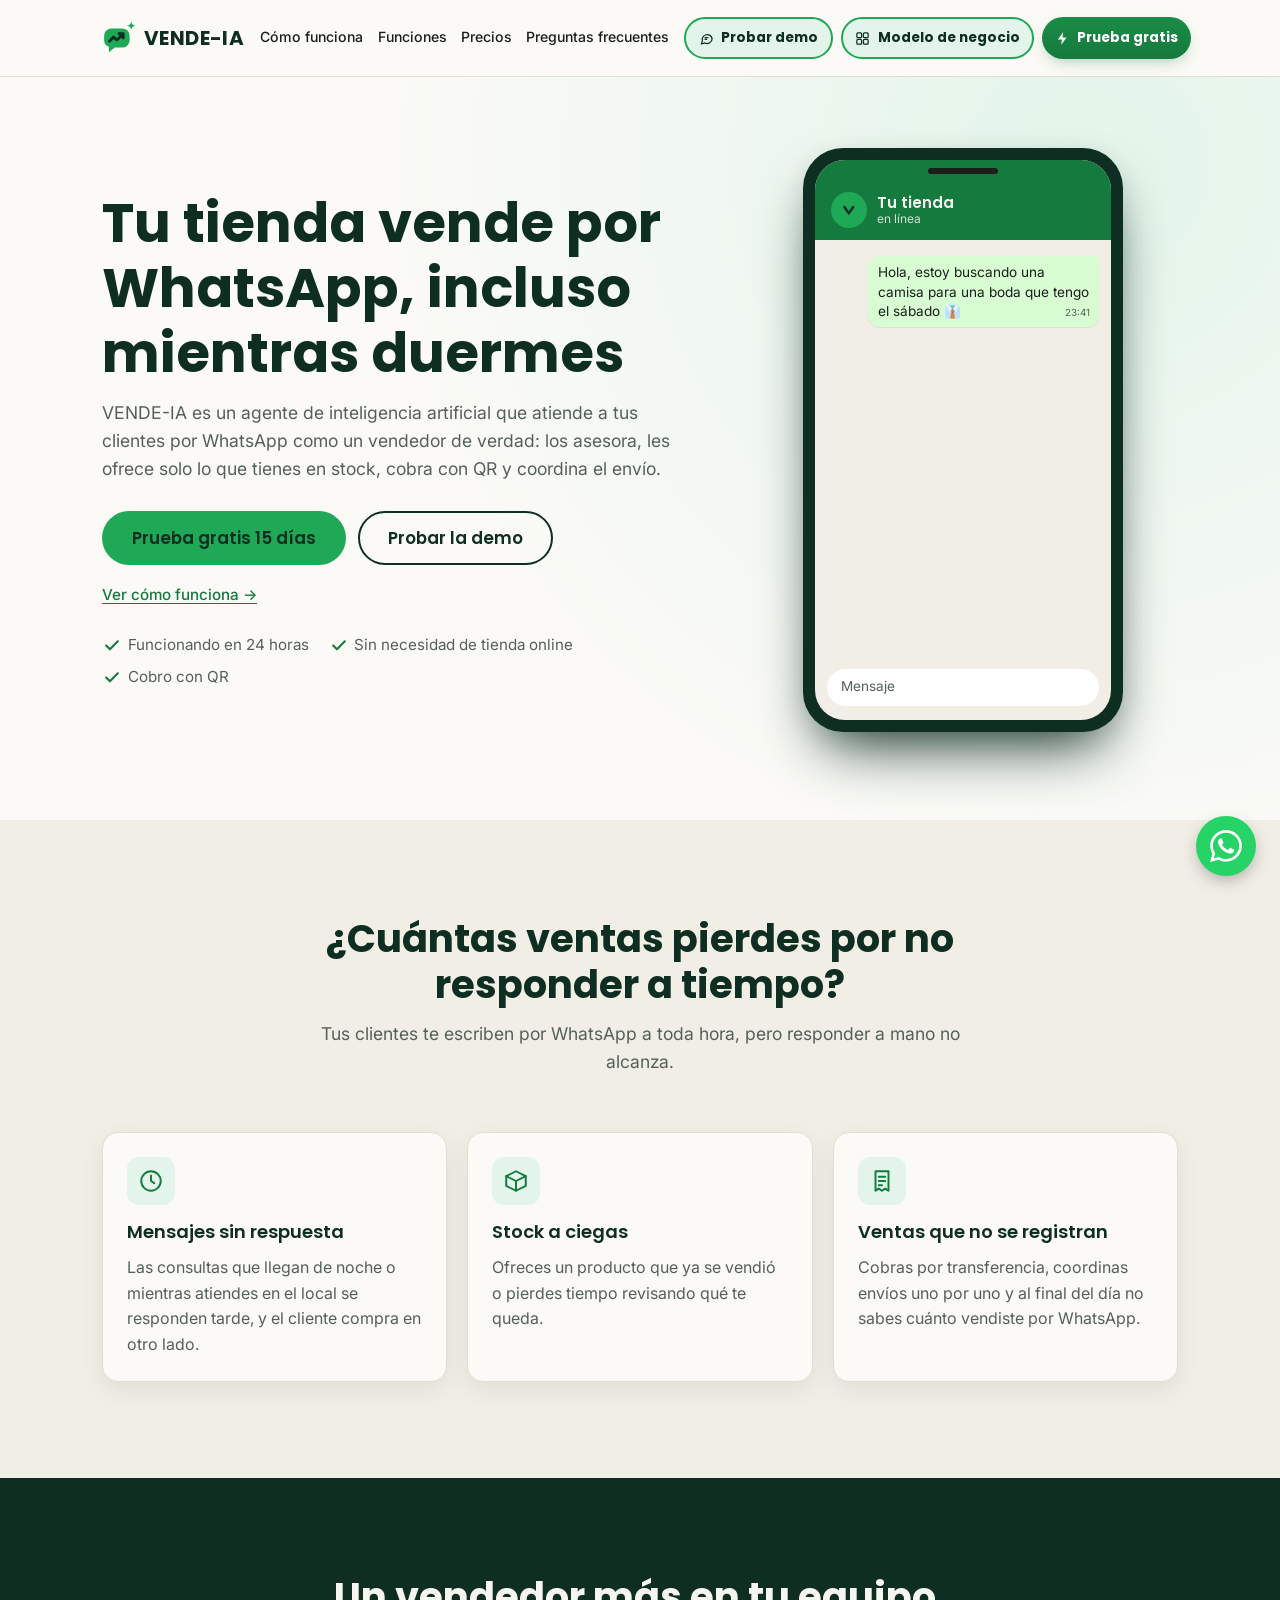
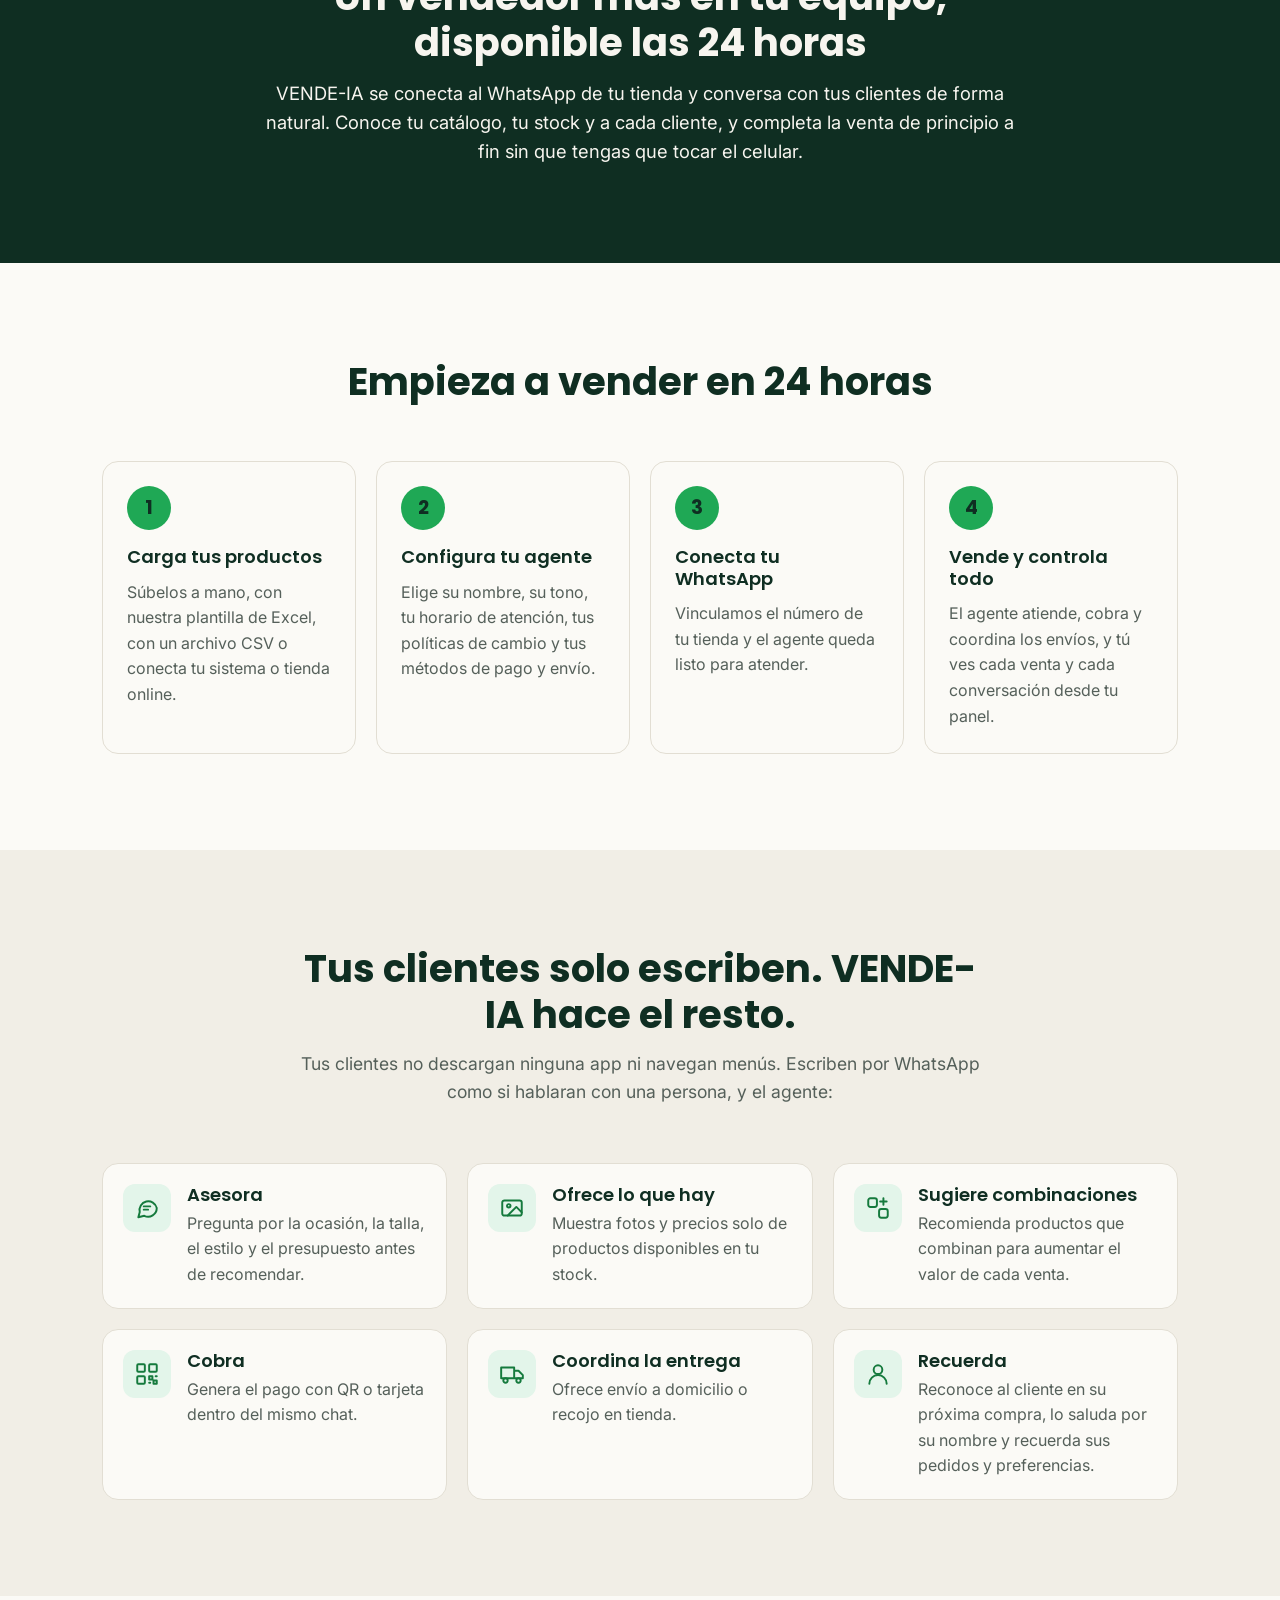
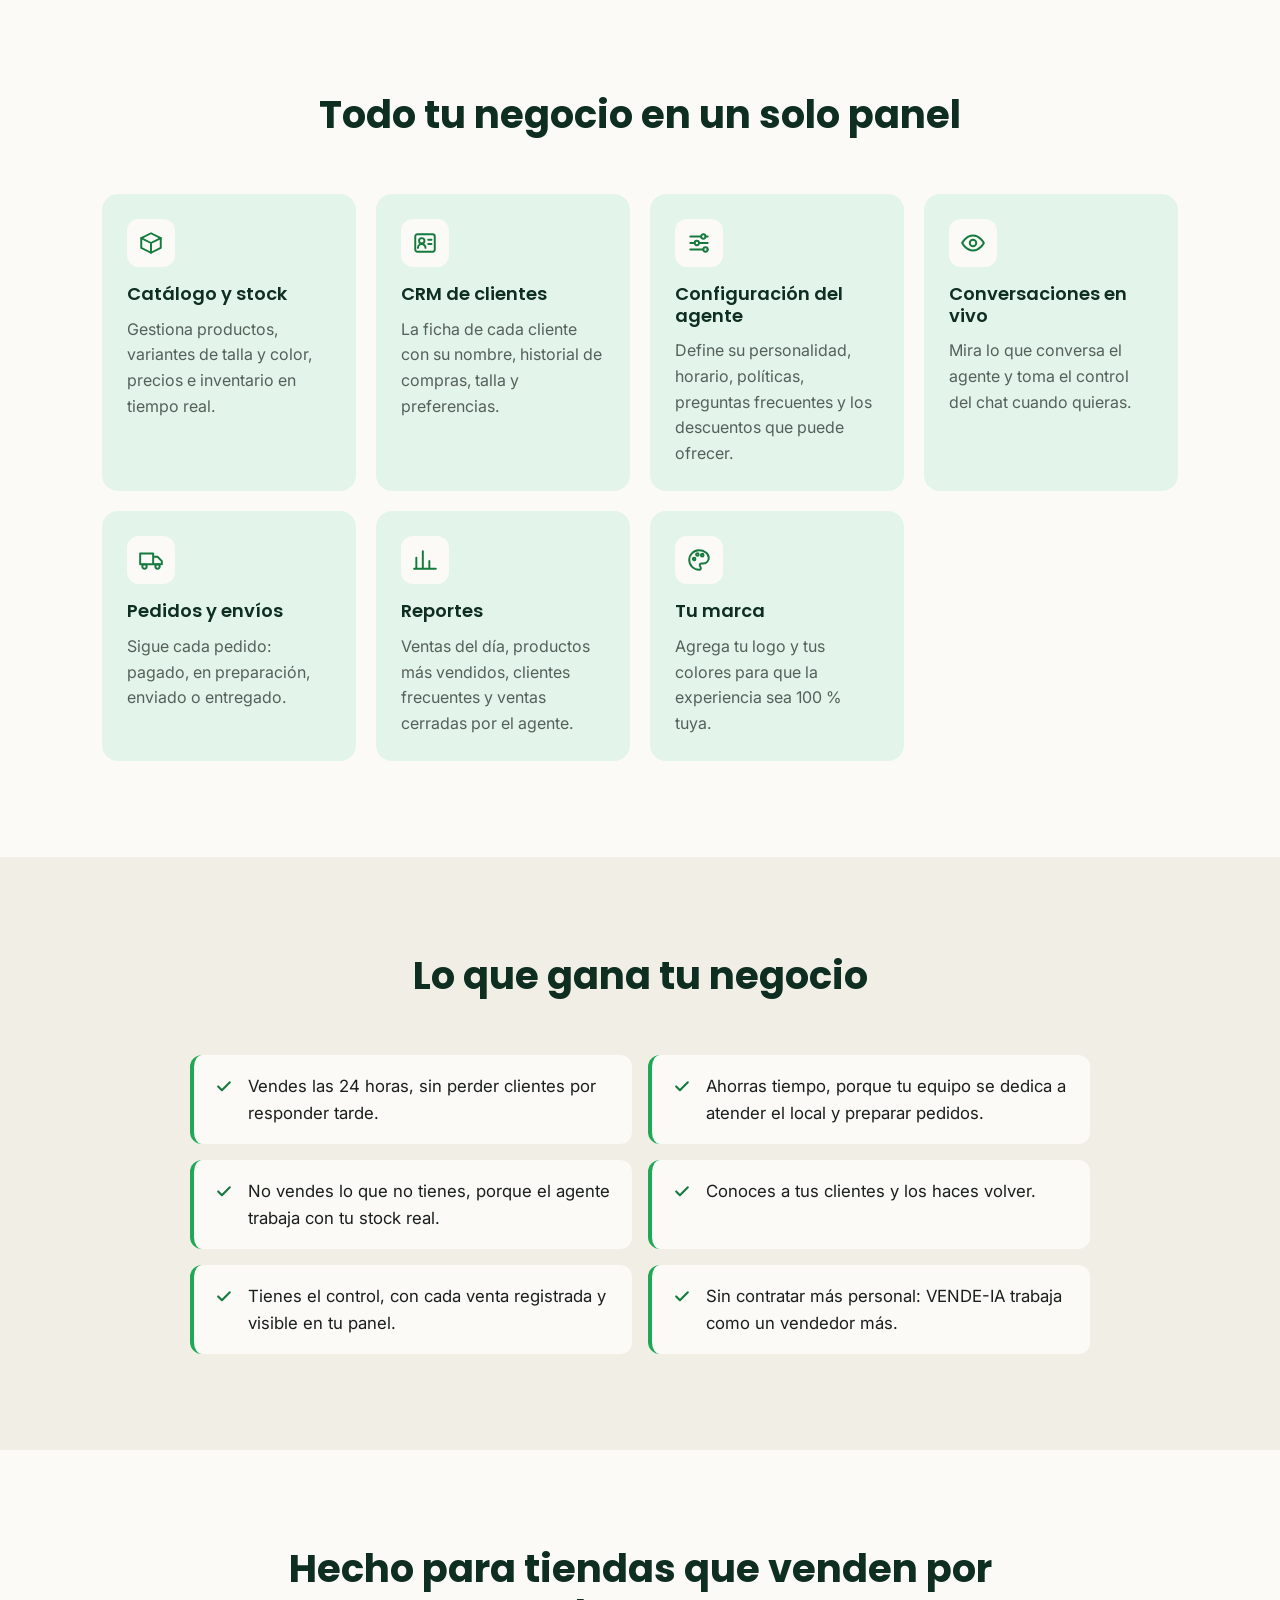
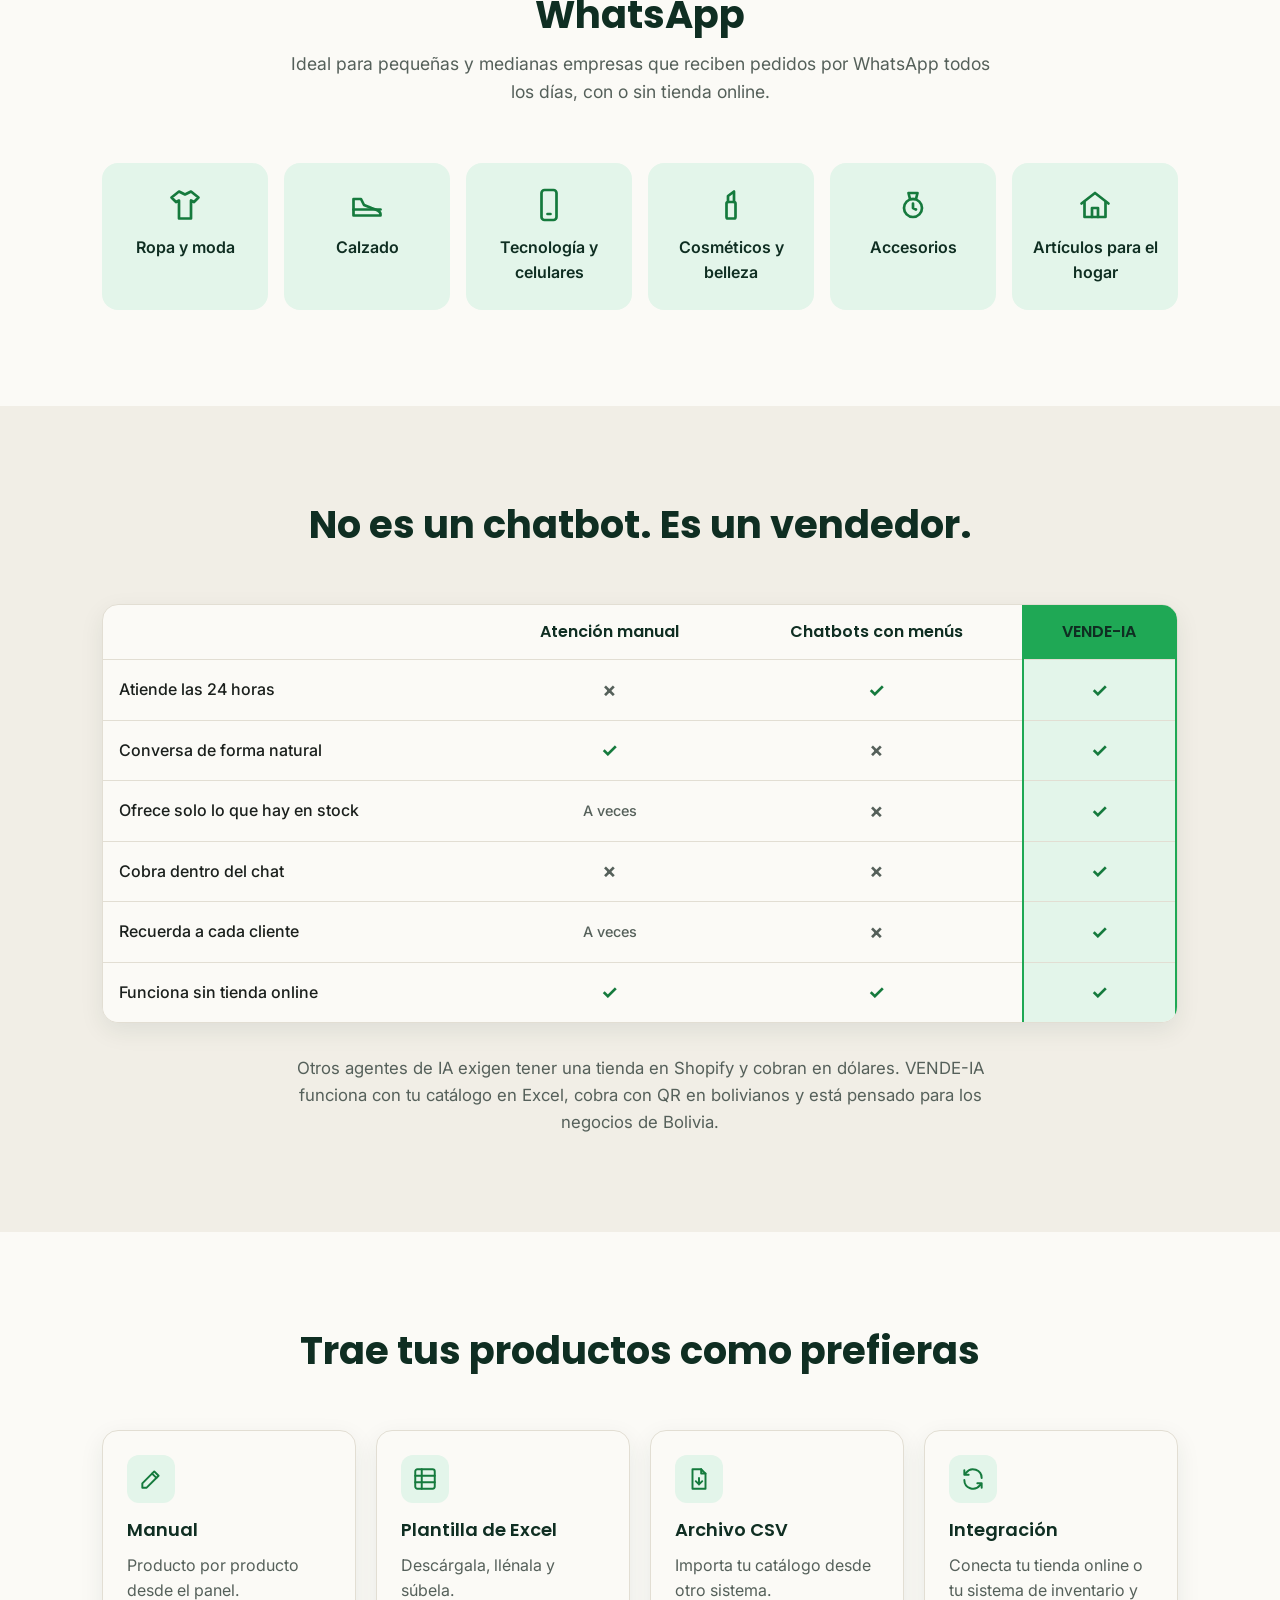
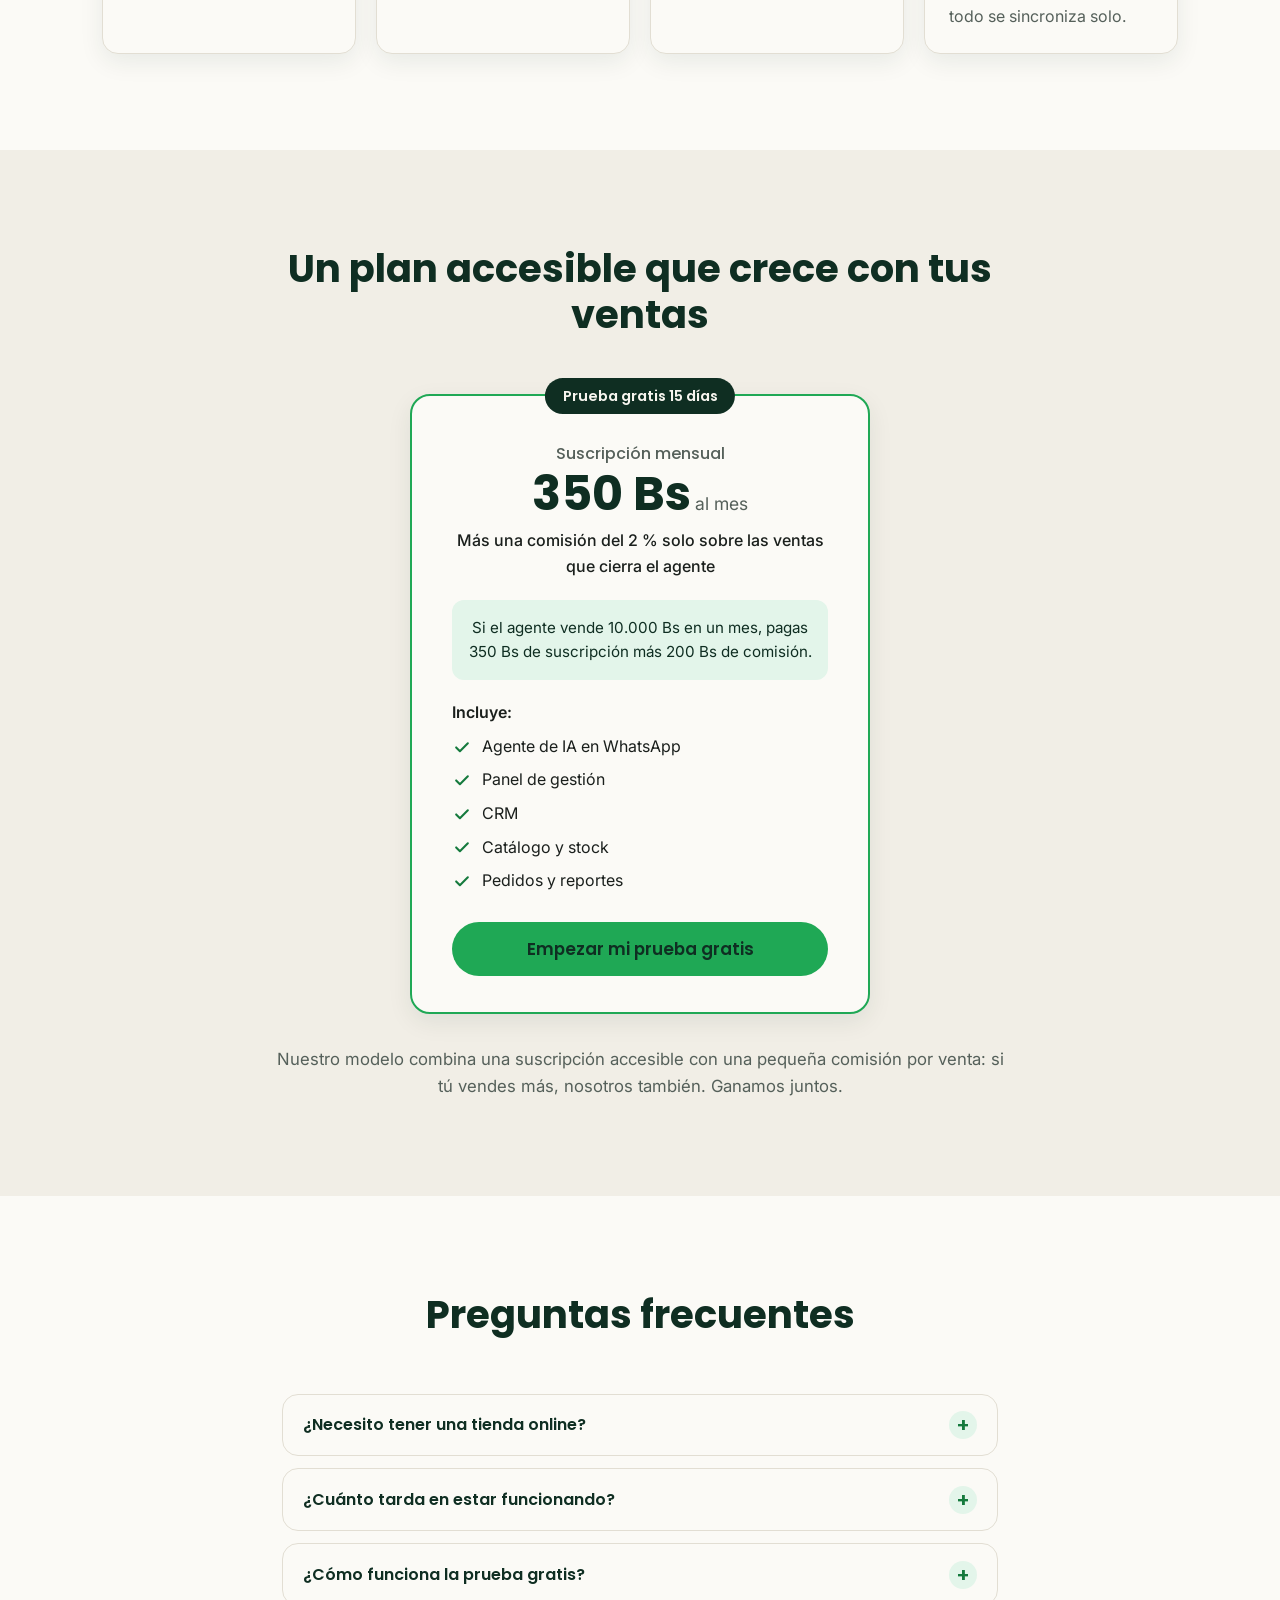
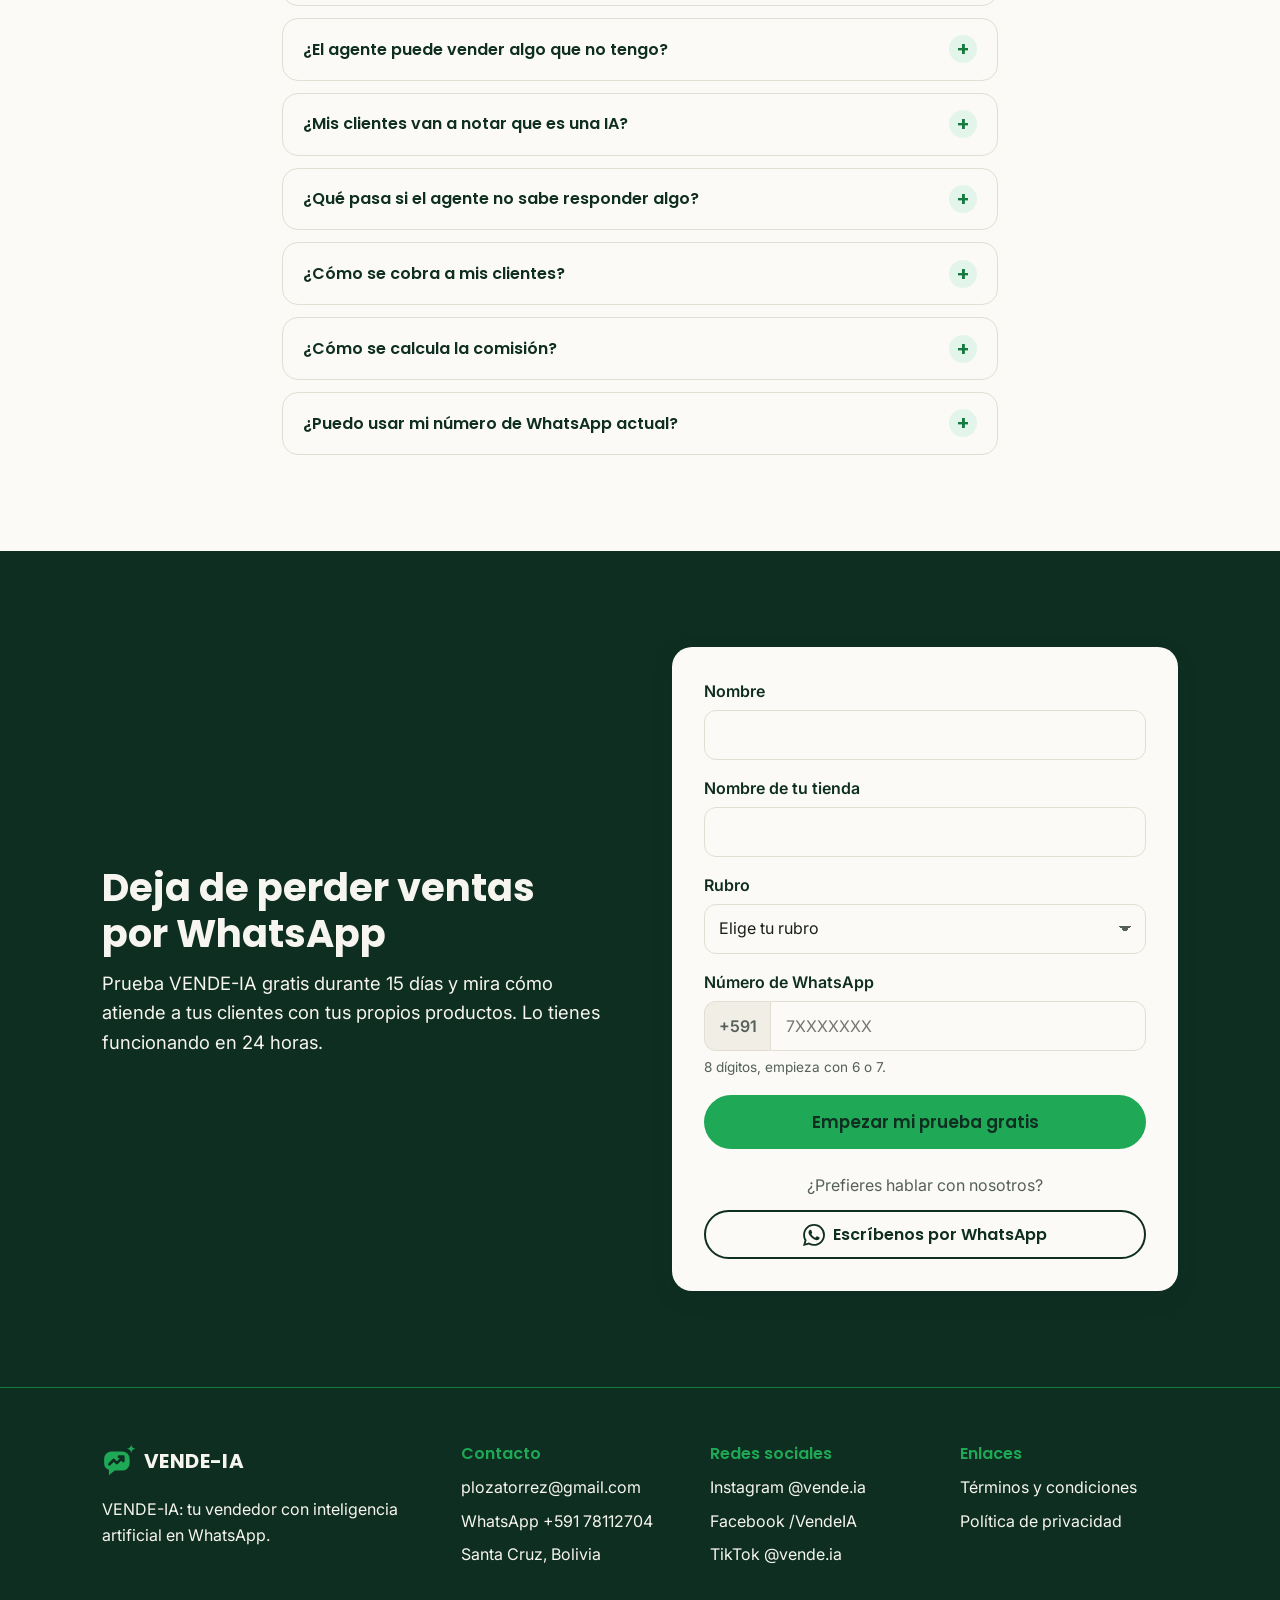
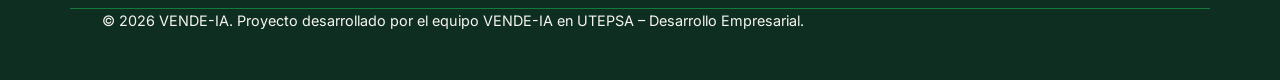
<file: index.html>
<!DOCTYPE html>
<html lang="es">

<head>
  <meta charset="UTF-8">
  <meta name="viewport" content="width=device-width, initial-scale=1">
  <title>VENDE-IA | Agente de IA que vende por WhatsApp</title>
  <meta name="description"
    content="Tu tienda vende por WhatsApp las 24 horas. Un agente de IA que asesora, ofrece lo que hay en stock, cobra con QR y coordina el envío. Prueba gratis 15 días.">
  <meta name="theme-color" content="#1FA855">

  <meta property="og:type" content="website">
  <meta property="og:locale" content="es_BO">
  <meta property="og:site_name" content="VENDE-IA">
  <meta property="og:title" content="VENDE-IA | Agente de IA que vende por WhatsApp">
  <meta property="og:description"
    content="Tu tienda vende por WhatsApp las 24 horas. Un agente de IA que asesora, ofrece lo que hay en stock, cobra con QR y coordina el envío. Prueba gratis 15 días.">

  <link rel="icon" type="image/svg+xml"
    href="data:image/svg+xml,%3Csvg xmlns='http://www.w3.org/2000/svg' viewBox='0 0 32 32'%3E%3Crect width='32' height='32' rx='8' fill='%230F2E22'/%3E%3Cg transform='translate(1.6 1.6) scale(.9)'%3E%3Cpath d='M9 7h10a7 7 0 0 1 7 7v4a7 7 0 0 1-7 7h-7l-5.5 4.3v-5A7 7 0 0 1 2 18v-4a7 7 0 0 1 7-7z' fill='%231FA855'/%3E%3Cpath d='M7 19l4-4 3 3 6-6M16 12h4v4' fill='none' stroke='%230F2E22' stroke-width='3' stroke-linecap='round' stroke-linejoin='round'/%3E%3Cpath d='M27.5.5q.5 3.5 4 4-3.5.5-4 4-.5-3.5-4-4 3.5-.5 4-4z' fill='%231FA855'/%3E%3C/g%3E%3C/svg%3E">

  <link rel="preconnect" href="https://fonts.googleapis.com">
  <link rel="preconnect" href="https://fonts.gstatic.com" crossorigin>
  <link
    href="https://fonts.googleapis.com/css2?family=Inter:wght@400;500;600&family=Poppins:wght@500;600;700&display=swap"
    rel="stylesheet">
  <link rel="stylesheet" href="css/styles.css?v=a2be2e82">
</head>

<body>
  <a class="saltar" href="#contenido">Saltar al contenido</a>

  <!-- 1. Barra de navegación -->
  <header class="nav" id="navegacion">
    <div class="contenedor nav__barra">
      <a class="logo" href="#inicio" aria-label="VENDE-IA, ir al inicio">
        <svg class="logo__icono" width="32" height="32" viewBox="0 0 32 32" aria-hidden="true" focusable="false">
          <path class="logo__burbuja"
            d="M9 7h10a7 7 0 0 1 7 7v4a7 7 0 0 1-7 7h-7l-5.5 4.3v-5A7 7 0 0 1 2 18v-4a7 7 0 0 1 7-7z" />
          <path class="logo__trazo" d="M7 19l4-4 3 3 6-6M16 12h4v4" />
          <path class="logo__chispa" d="M27.5.5q.5 3.5 4 4-3.5.5-4 4-.5-3.5-4-4 3.5-.5 4-4z" />
        </svg>
        <span class="logo__texto">VENDE-IA</span>
      </a>

      <a class="nav__boton nav__boton--prueba nav__boton--compacto" href="#prueba">
        <span class="nav__brillo" aria-hidden="true"></span>
        <svg class="nav__boton-icono" width="24" height="24" viewBox="0 0 24 24" aria-hidden="true" focusable="false">
          <path d="M13 2L4.5 13.5H11L10 22l8.5-11.5H12z" />
        </svg>
        Prueba gratis
      </a>

      <button class="nav__toggle" type="button" aria-expanded="false" aria-controls="nav-menu" aria-label="Abrir menú">
        <span class="nav__toggle-linea"></span>
        <span class="nav__toggle-linea"></span>
        <span class="nav__toggle-linea"></span>
      </button>

      <nav class="nav__menu" id="nav-menu" aria-label="Principal">
        <ul class="nav__enlaces">
          <li><a href="#como-funciona">Cómo funciona</a></li>
          <li><a href="#funciones">Funciones</a></li>
          <li><a href="#precios">Precios</a></li>
          <li><a href="#preguntas">Preguntas frecuentes</a></li>
        </ul>
        <div class="nav__acciones">
          <a class="nav__boton nav__boton--secundario" href="prototipo.html">
            <svg class="nav__boton-icono" width="24" height="24" viewBox="0 0 24 24" aria-hidden="true" focusable="false">
              <path d="M21 12a8 8 0 0 1-11.5 7.2L4 20.5l1.3-4.8A8 8 0 1 1 21 12z" />
              <path d="M9 10.5h6M9 13.5h4" />
            </svg>
            Probar demo
          </a>
          <a class="nav__boton nav__boton--secundario" href="canvas.html">
            <svg class="nav__boton-icono" width="24" height="24" viewBox="0 0 24 24" aria-hidden="true" focusable="false">
              <rect x="3" y="3" width="7.5" height="7.5" rx="1.5" />
              <rect x="13.5" y="3" width="7.5" height="7.5" rx="1.5" />
              <rect x="3" y="13.5" width="7.5" height="7.5" rx="1.5" />
              <rect x="13.5" y="13.5" width="7.5" height="7.5" rx="1.5" />
            </svg>
            Modelo de negocio
          </a>
          <a class="nav__boton nav__boton--prueba" href="#prueba">
            <span class="nav__brillo" aria-hidden="true"></span>
            <svg class="nav__boton-icono" width="24" height="24" viewBox="0 0 24 24" aria-hidden="true" focusable="false">
              <path d="M13 2L4.5 13.5H11L10 22l8.5-11.5H12z" />
            </svg>
            Prueba gratis
          </a>
        </div>
      </nav>
    </div>
  </header>

  <main id="contenido">

    <!-- 2. Portada -->
    <section class="hero" id="inicio" aria-labelledby="hero-titulo">
      <div class="contenedor hero__grid">
        <div class="hero__texto">
          <p class="hero__etiqueta" aria-hidden="true"><span class="hero__punto"></span>Tu agente está atendiendo ahora
          </p>
          <h1 id="hero-titulo">Tu tienda vende por WhatsApp, <span class="hero__resaltado">incluso mientras
              duermes</span></h1>
          <p class="hero__subtitulo">VENDE-IA es un agente de inteligencia artificial que atiende a tus clientes por
            WhatsApp como un vendedor de verdad: los asesora, les ofrece solo lo que tienes en stock, cobra con QR y
            coordina el envío.</p>
          <div class="hero__botones">
            <a class="boton boton--primario boton--grande" href="#prueba">Prueba gratis 15 días</a>
            <a class="boton boton--secundario boton--grande" href="prototipo.html">Probar la demo</a>
          </div>
          <a class="hero__enlace" href="#como-funciona">Ver cómo funciona →</a>
          <ul class="hero__confianza">
            <li>
              <svg class="icono-mini" width="24" height="24" viewBox="0 0 24 24" aria-hidden="true" focusable="false">
                <path d="M5 12.5l4.5 4.5L19 7.5" />
              </svg>
              Funcionando en 24 horas
            </li>
            <li>
              <svg class="icono-mini" width="24" height="24" viewBox="0 0 24 24" aria-hidden="true" focusable="false">
                <path d="M5 12.5l4.5 4.5L19 7.5" />
              </svg>
              Sin necesidad de tienda online
            </li>
            <li>
              <svg class="icono-mini" width="24" height="24" viewBox="0 0 24 24" aria-hidden="true" focusable="false">
                <path d="M5 12.5l4.5 4.5L19 7.5" />
              </svg>
              Cobro con QR
            </li>
          </ul>
        </div>

        <div class="hero__visual">
          <ul class="hero__chips lista-limpia" aria-hidden="true">
            <li class="chip chip--1">¿Tienes talla M? 👕</li>
            <li class="chip chip--2 chip--verde">Pago con QR recibido ✅</li>
            <li class="chip chip--3">Envío coordinado 🚚</li>
            <li class="chip chip--4 chip--oscuro">Atendiendo a las 3:00 a. m. 🌙</li>
            <li class="chip chip--5 chip--verde">Solo lo que hay en stock 📦</li>
            <li class="chip chip--6">¡Hola de nuevo, Juan! 👋</li>
          </ul>

          <figure class="telefono" role="img"
            aria-label="Celular con una conversación de WhatsApp: un cliente busca una camisa para una boda; VENDE-IA le muestra dos camisas disponibles en talla M, una blanca slim fit a 180 Bs y una celeste de lino a 210 Bs, y le sugiere una corbata azul marino. El cliente elige la blanca, paga 180 Bs con un código QR dentro del chat y el agente le ofrece envío a domicilio o recojo en tienda.">
            <div class="telefono__pantalla" aria-hidden="true">
              <div class="chat__cabecera">
                <span class="chat__avatar">
                  <svg width="32" height="32" viewBox="0 0 32 32" focusable="false">
                    <path class="chat__avatar-v" d="M10.5 12.5l5.5 8 5.5-8" />
                  </svg>
                </span>
                <span class="chat__info">
                  <span class="chat__nombre">Tu tienda</span>
                  <span class="chat__estado">en línea</span>
                </span>
              </div>
              <div class="chat__mensajes">
                <div class="chat__pista">
                  <div class="burbuja burbuja--cliente">
                    <p>Hola, estoy buscando una camisa para una boda que tengo el sábado 👔</p>
                    <span class="burbuja__meta">23:41</span>
                  </div>

                  <div class="burbuja burbuja--agente">
                    <p>¡Hola, Juan! 👋 Qué lindo, una boda 🎉 ¿Buscas algo clásico, como blanco o celeste? La última vez
                      llevaste talla M, ¿seguimos con esa?</p>
                    <span class="burbuja__meta">23:41 <svg class="burbuja__check" width="16" height="11" viewBox="0 0 16 11" focusable="false">
                        <path d="M1.2 5.8l2.7 2.8L9.8 1.8M7.3 8.3l.3.3 5.9-6.8" />
                      </svg></span>
                  </div>

                  <div class="burbuja burbuja--cliente">
                    <p>Sí, algo clásico en M 👍</p>
                    <span class="burbuja__meta">23:42</span>
                  </div>

                  <div class="burbuja burbuja--agente burbuja--ancha">
                    <p>Tengo estas dos disponibles en talla M 👇</p>
                    <div class="productos">
                      <div class="producto producto--blanca">
                        <span class="producto__imagen">
                          <svg width="48" height="48" viewBox="0 0 64 64" focusable="false">
                            <path class="camisa__cuerpo"
                              d="M23 8l-9 3.5L4 21l6.5 9.5 5.5-3.5V58h32V27l5.5 3.5L60 21l-10-9.5L41 8c-2 4-5.5 6-9 6s-7-2-9-6z" />
                            <path class="camisa__detalle"
                              d="M23 8l4.5 11L32 14l4.5 5L41 8M32 14v44M16 27v-5M48 27v-5" />
                            <circle class="camisa__boton" cx="34.5" cy="26" r="1.3" />
                            <circle class="camisa__boton" cx="34.5" cy="35" r="1.3" />
                            <circle class="camisa__boton" cx="34.5" cy="44" r="1.3" />
                          </svg>
                        </span>
                        <span class="producto__nombre">Camisa blanca slim fit</span>
                        <span class="producto__precio">180 Bs</span>
                        <span class="producto__talla">Talla M disponible</span>
                        <span class="producto__boton">Agregar al carrito 🛒</span>
                      </div>
                      <div class="producto producto--celeste">
                        <span class="producto__imagen">
                          <svg width="48" height="48" viewBox="0 0 64 64" focusable="false">
                            <path class="camisa__cuerpo"
                              d="M23 8l-9 3.5L4 21l6.5 9.5 5.5-3.5V58h32V27l5.5 3.5L60 21l-10-9.5L41 8c-2 4-5.5 6-9 6s-7-2-9-6z" />
                            <path class="camisa__detalle"
                              d="M23 8l4.5 11L32 14l4.5 5L41 8M32 14v44M16 27v-5M48 27v-5" />
                            <circle class="camisa__boton" cx="34.5" cy="26" r="1.3" />
                            <circle class="camisa__boton" cx="34.5" cy="35" r="1.3" />
                            <circle class="camisa__boton" cx="34.5" cy="44" r="1.3" />
                          </svg>
                        </span>
                        <span class="producto__nombre">Camisa celeste de lino</span>
                        <span class="producto__precio">210 Bs</span>
                        <span class="producto__talla">Talla M disponible</span>
                        <span class="producto__boton">Agregar al carrito 🛒</span>
                      </div>
                    </div>
                    <span class="burbuja__meta">23:42 <svg class="burbuja__check" width="16" height="11" viewBox="0 0 16 11" focusable="false">
                        <path d="M1.2 5.8l2.7 2.8L9.8 1.8M7.3 8.3l.3.3 5.9-6.8" />
                      </svg></span>
                  </div>

                  <div class="burbuja burbuja--agente">
                    <p>La blanca combina muy bien con esta corbata azul marino ✨ ¿Te agrego alguna al carrito?</p>
                    <div class="producto producto--fila producto--marino">
                      <span class="producto__imagen">
                        <svg width="48" height="48" viewBox="0 0 64 64" focusable="false">
                          <path class="corbata__nudo" d="M25 6h14l-3.5 9h-7z" />
                          <path class="corbata__hoja" d="M28.5 15h7l5 33-8.5 11-8.5-11z" />
                          <path class="corbata__raya" d="M27 27l11-5M26 37l13-6M25 47l15-6" />
                        </svg>
                      </span>
                      <span class="producto__datos">
                        <span class="producto__nombre">Corbata azul marino</span>
                        <span class="producto__precio">70 Bs</span>
                      </span>
                    </div>
                    <span class="burbuja__meta">23:42 <svg class="burbuja__check" width="16" height="11" viewBox="0 0 16 11" focusable="false">
                        <path d="M1.2 5.8l2.7 2.8L9.8 1.8M7.3 8.3l.3.3 5.9-6.8" />
                      </svg></span>
                  </div>

                  <div class="burbuja burbuja--cliente">
                    <p>¡La blanca! 😍</p>
                    <span class="burbuja__meta">23:43</span>
                  </div>

                  <div class="burbuja burbuja--agente">
                    <p>¡Excelente elección! 🙌 Te separé la camisa blanca slim fit en talla M. Escanea este QR para
                      pagar 👇</p>
                    <div class="pago">
                      <span class="pago__titulo">Pago con QR</span>
                      <svg class="pago__qr" width="92" height="92" viewBox="-1 -1 23 23" focusable="false">
                        <rect class="pago__qr-fondo" x="-1" y="-1" width="23" height="23" rx="1.5" />
                        <path fill-rule="evenodd"
                          d="M0 0h7v7H0zM1 1v5h5V1zM2 2h3v3H2zM14 0h7v7h-7zM15 1v5h5V1zM16 2h3v3h-3zM0 14h7v7H0zM1 15v5h5v-5zM2 16h3v3H2z" />
                        <path
                          d="M9 0h1v1h-1zM11 0h1v1h-1zM12 0h1v1h-1zM8 1h1v1h-1zM9 1h1v1h-1zM11 1h1v1h-1zM9 2h1v1h-1zM10 2h1v1h-1zM11 2h1v1h-1zM12 3h1v1h-1zM8 5h1v1h-1zM10 5h1v1h-1zM9 6h1v1h-1zM8 7h1v1h-1zM10 7h1v1h-1zM11 7h1v1h-1zM1 8h1v1h-1zM7 8h1v1h-1zM8 8h1v1h-1zM9 8h1v1h-1zM11 8h1v1h-1zM14 8h1v1h-1zM15 8h1v1h-1zM19 8h1v1h-1zM0 9h1v1h-1zM3 9h1v1h-1zM4 9h1v1h-1zM6 9h1v1h-1zM10 9h1v1h-1zM11 9h1v1h-1zM13 9h1v1h-1zM19 9h1v1h-1zM20 9h1v1h-1zM2 10h1v1h-1zM4 10h1v1h-1zM6 10h1v1h-1zM8 10h1v1h-1zM11 10h1v1h-1zM13 10h1v1h-1zM15 10h1v1h-1zM16 10h1v1h-1zM17 10h1v1h-1zM19 10h1v1h-1zM0 11h1v1h-1zM1 11h1v1h-1zM7 11h1v1h-1zM9 11h1v1h-1zM10 11h1v1h-1zM11 11h1v1h-1zM12 11h1v1h-1zM13 11h1v1h-1zM14 11h1v1h-1zM17 11h1v1h-1zM18 11h1v1h-1zM19 11h1v1h-1zM1 12h1v1h-1zM2 12h1v1h-1zM6 12h1v1h-1zM7 12h1v1h-1zM8 12h1v1h-1zM11 12h1v1h-1zM14 12h1v1h-1zM15 12h1v1h-1zM16 12h1v1h-1zM19 12h1v1h-1zM10 13h1v1h-1zM11 13h1v1h-1zM12 13h1v1h-1zM15 13h1v1h-1zM16 13h1v1h-1zM17 13h1v1h-1zM19 13h1v1h-1zM20 13h1v1h-1zM9 14h1v1h-1zM10 14h1v1h-1zM11 14h1v1h-1zM12 14h1v1h-1zM14 14h1v1h-1zM16 14h1v1h-1zM17 14h1v1h-1zM18 14h1v1h-1zM19 14h1v1h-1zM9 15h1v1h-1zM11 15h1v1h-1zM16 15h1v1h-1zM9 16h1v1h-1zM10 16h1v1h-1zM11 16h1v1h-1zM12 16h1v1h-1zM14 16h1v1h-1zM15 16h1v1h-1zM17 16h1v1h-1zM19 16h1v1h-1zM8 17h1v1h-1zM11 17h1v1h-1zM14 17h1v1h-1zM15 17h1v1h-1zM16 17h1v1h-1zM17 17h1v1h-1zM18 17h1v1h-1zM19 17h1v1h-1zM20 17h1v1h-1zM8 18h1v1h-1zM10 18h1v1h-1zM11 18h1v1h-1zM13 18h1v1h-1zM16 18h1v1h-1zM17 18h1v1h-1zM18 18h1v1h-1zM11 19h1v1h-1zM12 19h1v1h-1zM16 19h1v1h-1zM17 19h1v1h-1zM18 19h1v1h-1zM19 19h1v1h-1zM20 19h1v1h-1zM9 20h1v1h-1zM10 20h1v1h-1zM11 20h1v1h-1zM13 20h1v1h-1zM15 20h1v1h-1zM16 20h1v1h-1zM17 20h1v1h-1zM18 20h1v1h-1zM19 20h1v1h-1zM20 20h1v1h-1z" />
                      </svg>
                      <span class="pago__detalle">Camisa blanca slim fit · Talla M</span>
                      <span class="pago__total">Total: <strong>180 Bs</strong></span>
                    </div>
                    <span class="burbuja__meta">23:43 <svg class="burbuja__check" width="16" height="11" viewBox="0 0 16 11" focusable="false">
                        <path d="M1.2 5.8l2.7 2.8L9.8 1.8M7.3 8.3l.3.3 5.9-6.8" />
                      </svg></span>
                  </div>

                  <div class="burbuja burbuja--agente">
                    <p>¡Pago recibido! ✅ ¿Te la enviamos a domicilio o pasas a recogerla? 🚚</p>
                    <span class="burbuja__meta">23:44 <svg class="burbuja__check" width="16" height="11" viewBox="0 0 16 11" focusable="false">
                        <path d="M1.2 5.8l2.7 2.8L9.8 1.8M7.3 8.3l.3.3 5.9-6.8" />
                      </svg></span>
                  </div>

                  <div class="chat__escribiendo"><span></span><span></span><span></span></div>
                </div>
              </div>
              <div class="chat__entrada">
                <span class="chat__campo">Mensaje</span>
              </div>
            </div>
          </figure>
        </div>
      </div>
    </section>

    <!-- 3. El problema -->
    <section class="seccion seccion--alterna" id="problema" aria-labelledby="problema-titulo">
      <div class="contenedor">
        <div class="seccion__cabecera revelar">
          <h2 id="problema-titulo">¿Cuántas ventas pierdes por no responder a tiempo?</h2>
          <p>Tus clientes te escriben por WhatsApp a toda hora, pero responder a mano no alcanza.</p>
        </div>
        <div class="grid grid--3">
          <article class="tarjeta revelar">
            <span class="tarjeta__icono">
              <svg width="24" height="24" viewBox="0 0 24 24" aria-hidden="true" focusable="false">
                <circle cx="12" cy="12" r="9" />
                <path d="M12 7v5l3 2" />
              </svg>
            </span>
            <h3>Mensajes sin respuesta</h3>
            <p>Las consultas que llegan de noche o mientras atiendes en el local se responden tarde, y el cliente compra
              en otro lado.</p>
          </article>
          <article class="tarjeta revelar">
            <span class="tarjeta__icono">
              <svg width="24" height="24" viewBox="0 0 24 24" aria-hidden="true" focusable="false">
                <path d="M3 7.5L12 3l9 4.5v9L12 21l-9-4.5z" />
                <path d="M3 7.5l9 4.5 9-4.5M12 12v9" />
              </svg>
            </span>
            <h3>Stock a ciegas</h3>
            <p>Ofreces un producto que ya se vendió o pierdes tiempo revisando qué te queda.</p>
          </article>
          <article class="tarjeta revelar">
            <span class="tarjeta__icono">
              <svg width="24" height="24" viewBox="0 0 24 24" aria-hidden="true" focusable="false">
                <path d="M6 3h12v18l-3-2-3 2-3-2-3 2z" />
                <path d="M9 8h6M9 12h6M9 16h3" />
              </svg>
            </span>
            <h3>Ventas que no se registran</h3>
            <p>Cobras por transferencia, coordinas envíos uno por uno y al final del día no sabes cuánto vendiste por
              WhatsApp.</p>
          </article>
        </div>
      </div>
    </section>

    <!-- 4. La solución -->
    <section class="seccion seccion--oscura" id="solucion" aria-labelledby="solucion-titulo">
      <div class="contenedor seccion__cabecera seccion__cabecera--ancha revelar">
        <h2 id="solucion-titulo">Un vendedor más en tu equipo, disponible las 24 horas</h2>
        <p>VENDE-IA se conecta al WhatsApp de tu tienda y conversa con tus clientes de forma natural. Conoce tu
          catálogo, tu stock y a cada cliente, y completa la venta de principio a fin sin que tengas que tocar el
          celular.</p>
      </div>
    </section>

    <!-- 5. Cómo funciona -->
    <section class="seccion" id="como-funciona" aria-labelledby="como-titulo">
      <div class="contenedor">
        <div class="seccion__cabecera revelar">
          <h2 id="como-titulo">Empieza a vender en 24 horas</h2>
        </div>
        <ol class="pasos">
          <li class="paso revelar">
            <span class="paso__numero" aria-hidden="true">1</span>
            <h3>Carga tus productos</h3>
            <p>Súbelos a mano, con nuestra plantilla de Excel, con un archivo CSV o conecta tu sistema o tienda online.
            </p>
          </li>
          <li class="paso revelar">
            <span class="paso__numero" aria-hidden="true">2</span>
            <h3>Configura tu agente</h3>
            <p>Elige su nombre, su tono, tu horario de atención, tus políticas de cambio y tus métodos de pago y envío.
            </p>
          </li>
          <li class="paso revelar">
            <span class="paso__numero" aria-hidden="true">3</span>
            <h3>Conecta tu WhatsApp</h3>
            <p>Vinculamos el número de tu tienda y el agente queda listo para atender.</p>
          </li>
          <li class="paso revelar">
            <span class="paso__numero" aria-hidden="true">4</span>
            <h3>Vende y controla todo</h3>
            <p>El agente atiende, cobra y coordina los envíos, y tú ves cada venta y cada conversación desde tu panel.
            </p>
          </li>
        </ol>
      </div>
    </section>

    <!-- 6. La experiencia de tu cliente -->
    <section class="seccion seccion--alterna" id="experiencia" aria-labelledby="experiencia-titulo">
      <div class="contenedor">
        <div class="seccion__cabecera revelar">
          <h2 id="experiencia-titulo">Tus clientes solo escriben. VENDE-IA hace el resto.</h2>
          <p>Tus clientes no descargan ninguna app ni navegan menús. Escriben por WhatsApp como si hablaran con una
            persona, y el agente:</p>
        </div>
        <ul class="grid grid--3 lista-limpia">
          <li class="item revelar">
            <span class="item__icono"><svg width="24" height="24" viewBox="0 0 24 24" aria-hidden="true" focusable="false">
                <path d="M21 12a8 8 0 0 1-11.5 7.2L4 20.5l1.3-4.8A8 8 0 1 1 21 12z" />
                <path d="M9 10.5h6M9 13.5h4" />
              </svg></span>
            <div>
              <h3>Asesora</h3>
              <p>Pregunta por la ocasión, la talla, el estilo y el presupuesto antes de recomendar.</p>
            </div>
          </li>
          <li class="item revelar">
            <span class="item__icono"><svg width="24" height="24" viewBox="0 0 24 24" aria-hidden="true" focusable="false">
                <rect x="3" y="5" width="18" height="14" rx="2" />
                <circle cx="9" cy="10" r="1.6" />
                <path d="M21 16l-5-5-8 8" />
              </svg></span>
            <div>
              <h3>Ofrece lo que hay</h3>
              <p>Muestra fotos y precios solo de productos disponibles en tu stock.</p>
            </div>
          </li>
          <li class="item revelar">
            <span class="item__icono"><svg width="24" height="24" viewBox="0 0 24 24" aria-hidden="true" focusable="false">
                <rect x="3" y="3" width="8" height="8" rx="2" />
                <rect x="13" y="13" width="8" height="8" rx="2" />
                <path d="M17 3v6M14 6h6" />
              </svg></span>
            <div>
              <h3>Sugiere combinaciones</h3>
              <p>Recomienda productos que combinan para aumentar el valor de cada venta.</p>
            </div>
          </li>
          <li class="item revelar">
            <span class="item__icono"><svg width="24" height="24" viewBox="0 0 24 24" aria-hidden="true" focusable="false">
                <rect x="3" y="3" width="7" height="7" rx="1" />
                <rect x="14" y="3" width="7" height="7" rx="1" />
                <rect x="3" y="14" width="7" height="7" rx="1" />
                <path d="M14 14h3v3h-3zM18 18h3v3h-3zM14 20h1M20 14h1" />
              </svg></span>
            <div>
              <h3>Cobra</h3>
              <p>Genera el pago con QR o tarjeta dentro del mismo chat.</p>
            </div>
          </li>
          <li class="item revelar">
            <span class="item__icono"><svg width="24" height="24" viewBox="0 0 24 24" aria-hidden="true" focusable="false">
                <path d="M2 6h12v10H2zM14 9h4l4 4v3h-8" />
                <circle cx="6" cy="18" r="2" />
                <circle cx="18" cy="18" r="2" />
              </svg></span>
            <div>
              <h3>Coordina la entrega</h3>
              <p>Ofrece envío a domicilio o recojo en tienda.</p>
            </div>
          </li>
          <li class="item revelar">
            <span class="item__icono"><svg width="24" height="24" viewBox="0 0 24 24" aria-hidden="true" focusable="false">
                <circle cx="12" cy="8" r="4" />
                <path d="M4 21a8 8 0 0 1 16 0" />
              </svg></span>
            <div>
              <h3>Recuerda</h3>
              <p>Reconoce al cliente en su próxima compra, lo saluda por su nombre y recuerda sus pedidos y
                preferencias.</p>
            </div>
          </li>
        </ul>
      </div>
    </section>

    <!-- 7. Funciones del panel -->
    <section class="seccion" id="funciones" aria-labelledby="funciones-titulo">
      <div class="contenedor">
        <div class="seccion__cabecera revelar">
          <h2 id="funciones-titulo">Todo tu negocio en un solo panel</h2>
        </div>
        <div class="grid grid--funciones">
          <article class="tarjeta tarjeta--suave revelar">
            <span class="tarjeta__icono"><svg width="24" height="24" viewBox="0 0 24 24" aria-hidden="true" focusable="false">
                <path d="M3 7.5L12 3l9 4.5v9L12 21l-9-4.5z" />
                <path d="M3 7.5l9 4.5 9-4.5M12 12v9" />
              </svg></span>
            <h3>Catálogo y stock</h3>
            <p>Gestiona productos, variantes de talla y color, precios e inventario en tiempo real.</p>
          </article>
          <article class="tarjeta tarjeta--suave revelar">
            <span class="tarjeta__icono"><svg width="24" height="24" viewBox="0 0 24 24" aria-hidden="true" focusable="false">
                <rect x="3" y="4" width="18" height="16" rx="2" />
                <circle cx="9" cy="10" r="2.5" />
                <path d="M5.5 16.5a3.5 3.5 0 0 1 7 0M15 9h3M15 13h3" />
              </svg></span>
            <h3>CRM de clientes</h3>
            <p>La ficha de cada cliente con su nombre, historial de compras, talla y preferencias.</p>
          </article>
          <article class="tarjeta tarjeta--suave revelar">
            <span class="tarjeta__icono"><svg width="24" height="24" viewBox="0 0 24 24" aria-hidden="true" focusable="false">
                <path d="M4 6h10M18 6h2M4 12h4M12 12h8M4 18h12M20 18h0" />
                <circle cx="16" cy="6" r="2" />
                <circle cx="10" cy="12" r="2" />
                <circle cx="18" cy="18" r="2" />
              </svg></span>
            <h3>Configuración del agente</h3>
            <p>Define su personalidad, horario, políticas, preguntas frecuentes y los descuentos que puede ofrecer.</p>
          </article>
          <article class="tarjeta tarjeta--suave revelar">
            <span class="tarjeta__icono"><svg width="24" height="24" viewBox="0 0 24 24" aria-hidden="true" focusable="false">
                <path d="M2 12s3.6-7 10-7 10 7 10 7-3.6 7-10 7S2 12 2 12z" />
                <circle cx="12" cy="12" r="3" />
              </svg></span>
            <h3>Conversaciones en vivo</h3>
            <p>Mira lo que conversa el agente y toma el control del chat cuando quieras.</p>
          </article>
          <article class="tarjeta tarjeta--suave revelar">
            <span class="tarjeta__icono"><svg width="24" height="24" viewBox="0 0 24 24" aria-hidden="true" focusable="false">
                <path d="M2 6h12v10H2zM14 9h4l4 4v3h-8" />
                <circle cx="6" cy="18" r="2" />
                <circle cx="18" cy="18" r="2" />
              </svg></span>
            <h3>Pedidos y envíos</h3>
            <p>Sigue cada pedido: pagado, en preparación, enviado o entregado.</p>
          </article>
          <article class="tarjeta tarjeta--suave revelar">
            <span class="tarjeta__icono"><svg width="24" height="24" viewBox="0 0 24 24" aria-hidden="true" focusable="false">
                <path d="M4 20V10M10 20V4M16 20v-7M22 20H2" />
              </svg></span>
            <h3>Reportes</h3>
            <p>Ventas del día, productos más vendidos, clientes frecuentes y ventas cerradas por el agente.</p>
          </article>
          <article class="tarjeta tarjeta--suave revelar">
            <span class="tarjeta__icono"><svg width="24" height="24" viewBox="0 0 24 24" aria-hidden="true" focusable="false">
                <path
                  d="M12 3a9 9 0 1 0 0 18c1.1 0 1.7-.8 1.7-1.7 0-.5-.2-.9-.5-1.2-.3-.3-.5-.7-.5-1.2 0-.9.8-1.7 1.7-1.7H16a5 5 0 0 0 5-5c0-4-4-7.2-9-7.2z" />
                <circle cx="7.5" cy="11" r="1.2" />
                <circle cx="10.5" cy="7" r="1.2" />
                <circle cx="15" cy="7.5" r="1.2" />
              </svg></span>
            <h3>Tu marca</h3>
            <p>Agrega tu logo y tus colores para que la experiencia sea 100 % tuya.</p>
          </article>
        </div>
      </div>
    </section>

    <!-- 8. Beneficios -->
    <section class="seccion seccion--alterna" id="beneficios" aria-labelledby="beneficios-titulo">
      <div class="contenedor">
        <div class="seccion__cabecera revelar">
          <h2 id="beneficios-titulo">Lo que gana tu negocio</h2>
        </div>
        <ul class="beneficios lista-limpia">
          <li class="beneficio revelar"><svg class="icono-check" width="24" height="24" viewBox="0 0 24 24" aria-hidden="true"
              focusable="false">
              <path d="M5 12.5l4.5 4.5L19 7.5" />
            </svg><span>Vendes las 24 horas, sin perder clientes por responder tarde.</span></li>
          <li class="beneficio revelar"><svg class="icono-check" width="24" height="24" viewBox="0 0 24 24" aria-hidden="true"
              focusable="false">
              <path d="M5 12.5l4.5 4.5L19 7.5" />
            </svg><span>Ahorras tiempo, porque tu equipo se dedica a atender el local y preparar pedidos.</span></li>
          <li class="beneficio revelar"><svg class="icono-check" width="24" height="24" viewBox="0 0 24 24" aria-hidden="true"
              focusable="false">
              <path d="M5 12.5l4.5 4.5L19 7.5" />
            </svg><span>No vendes lo que no tienes, porque el agente trabaja con tu stock real.</span></li>
          <li class="beneficio revelar"><svg class="icono-check" width="24" height="24" viewBox="0 0 24 24" aria-hidden="true"
              focusable="false">
              <path d="M5 12.5l4.5 4.5L19 7.5" />
            </svg><span>Conoces a tus clientes y los haces volver.</span></li>
          <li class="beneficio revelar"><svg class="icono-check" width="24" height="24" viewBox="0 0 24 24" aria-hidden="true"
              focusable="false">
              <path d="M5 12.5l4.5 4.5L19 7.5" />
            </svg><span>Tienes el control, con cada venta registrada y visible en tu panel.</span></li>
          <li class="beneficio revelar"><svg class="icono-check" width="24" height="24" viewBox="0 0 24 24" aria-hidden="true"
              focusable="false">
              <path d="M5 12.5l4.5 4.5L19 7.5" />
            </svg><span>Sin contratar más personal: VENDE-IA trabaja como un vendedor más.</span></li>
        </ul>
      </div>
    </section>

    <!-- 9. Para quién es -->
    <section class="seccion" id="para-quien" aria-labelledby="para-quien-titulo">
      <div class="contenedor">
        <div class="seccion__cabecera revelar">
          <h2 id="para-quien-titulo">Hecho para tiendas que venden por WhatsApp</h2>
          <p>Ideal para pequeñas y medianas empresas que reciben pedidos por WhatsApp todos los días, con o sin tienda
            online.</p>
        </div>
        <ul class="rubros lista-limpia">
          <li class="rubro revelar">
            <svg width="24" height="24" viewBox="0 0 24 24" aria-hidden="true" focusable="false">
              <path d="M8 3l4 2 4-2 5 4-3 3-2-1v12H8V9l-2 1-3-3z" />
            </svg>
            <span>Ropa y moda</span>
          </li>
          <li class="rubro revelar">
            <svg width="24" height="24" viewBox="0 0 24 24" aria-hidden="true" focusable="false">
              <path d="M3 18V8h5l2 4 5 2c3 1 6 2 6 4v1H3z" />
              <path d="M3 15h18" />
            </svg>
            <span>Calzado</span>
          </li>
          <li class="rubro revelar">
            <svg width="24" height="24" viewBox="0 0 24 24" aria-hidden="true" focusable="false">
              <rect x="7" y="2" width="10" height="20" rx="2" />
              <path d="M11 18h2" />
            </svg>
            <span>Tecnología y celulares</span>
          </li>
          <li class="rubro revelar">
            <svg width="24" height="24" viewBox="0 0 24 24" aria-hidden="true" focusable="false">
              <rect x="9" y="10" width="6" height="11" rx="1" />
              <path d="M10 10V6l4-3v7" />
            </svg>
            <span>Cosméticos y belleza</span>
          </li>
          <li class="rubro revelar">
            <svg width="24" height="24" viewBox="0 0 24 24" aria-hidden="true" focusable="false">
              <circle cx="12" cy="14" r="6" />
              <path d="M12 11v3l2 1M9 4h6l-1 4h-4z" />
            </svg>
            <span>Accesorios</span>
          </li>
          <li class="rubro revelar">
            <svg width="24" height="24" viewBox="0 0 24 24" aria-hidden="true" focusable="false">
              <path d="M3 11l9-7 9 7" />
              <path d="M5 10v10h14V10" />
              <path d="M10 20v-6h4v6" />
            </svg>
            <span>Artículos para el hogar</span>
          </li>
        </ul>
      </div>
    </section>

    <!-- 10. Por qué VENDE-IA -->
    <section class="seccion seccion--alterna" id="por-que" aria-labelledby="por-que-titulo">
      <div class="contenedor">
        <div class="seccion__cabecera revelar">
          <h2 id="por-que-titulo">No es un chatbot. Es un vendedor.</h2>
        </div>
        <div class="tabla-envoltura revelar" role="region" aria-labelledby="por-que-titulo" tabindex="0">
          <table class="tabla">
            <caption class="solo-lectores">Comparación entre atención manual, chatbots con menús y VENDE-IA</caption>
            <thead>
              <tr>
                <th scope="col"><span class="solo-lectores">Característica</span></th>
                <th scope="col">Atención manual</th>
                <th scope="col">Chatbots con menús</th>
                <th scope="col" class="tabla__destacada">VENDE-IA</th>
              </tr>
            </thead>
            <tbody>
              <tr>
                <th scope="row">Atiende las 24 horas</th>
                <td><span class="marca marca--no" aria-hidden="true">✗</span><span class="solo-lectores">No</span></td>
                <td><span class="marca marca--si" aria-hidden="true">✓</span><span class="solo-lectores">Sí</span></td>
                <td class="tabla__destacada"><span class="marca marca--si" aria-hidden="true">✓</span><span
                    class="solo-lectores">Sí</span></td>
              </tr>
              <tr>
                <th scope="row">Conversa de forma natural</th>
                <td><span class="marca marca--si" aria-hidden="true">✓</span><span class="solo-lectores">Sí</span></td>
                <td><span class="marca marca--no" aria-hidden="true">✗</span><span class="solo-lectores">No</span></td>
                <td class="tabla__destacada"><span class="marca marca--si" aria-hidden="true">✓</span><span
                    class="solo-lectores">Sí</span></td>
              </tr>
              <tr>
                <th scope="row">Ofrece solo lo que hay en stock</th>
                <td><span class="marca marca--aveces">A veces</span></td>
                <td><span class="marca marca--no" aria-hidden="true">✗</span><span class="solo-lectores">No</span></td>
                <td class="tabla__destacada"><span class="marca marca--si" aria-hidden="true">✓</span><span
                    class="solo-lectores">Sí</span></td>
              </tr>
              <tr>
                <th scope="row">Cobra dentro del chat</th>
                <td><span class="marca marca--no" aria-hidden="true">✗</span><span class="solo-lectores">No</span></td>
                <td><span class="marca marca--no" aria-hidden="true">✗</span><span class="solo-lectores">No</span></td>
                <td class="tabla__destacada"><span class="marca marca--si" aria-hidden="true">✓</span><span
                    class="solo-lectores">Sí</span></td>
              </tr>
              <tr>
                <th scope="row">Recuerda a cada cliente</th>
                <td><span class="marca marca--aveces">A veces</span></td>
                <td><span class="marca marca--no" aria-hidden="true">✗</span><span class="solo-lectores">No</span></td>
                <td class="tabla__destacada"><span class="marca marca--si" aria-hidden="true">✓</span><span
                    class="solo-lectores">Sí</span></td>
              </tr>
              <tr>
                <th scope="row">Funciona sin tienda online</th>
                <td><span class="marca marca--si" aria-hidden="true">✓</span><span class="solo-lectores">Sí</span></td>
                <td><span class="marca marca--si" aria-hidden="true">✓</span><span class="solo-lectores">Sí</span></td>
                <td class="tabla__destacada"><span class="marca marca--si" aria-hidden="true">✓</span><span
                    class="solo-lectores">Sí</span></td>
              </tr>
            </tbody>
          </table>
        </div>
        <p class="tabla__pista" aria-hidden="true">Desliza para ver la tabla completa →</p>
        <p class="nota-centrada revelar">Otros agentes de IA exigen tener una tienda en Shopify y cobran en dólares.
          VENDE-IA funciona con tu catálogo en Excel, cobra con QR en bolivianos y está pensado para los negocios de
          Bolivia.</p>
      </div>
    </section>

    <!-- 11. Carga de productos e integraciones -->
    <section class="seccion" id="productos" aria-labelledby="productos-titulo">
      <div class="contenedor">
        <div class="seccion__cabecera revelar">
          <h2 id="productos-titulo">Trae tus productos como prefieras</h2>
        </div>
        <div class="grid grid--4">
          <article class="tarjeta revelar">
            <span class="tarjeta__icono"><svg width="24" height="24" viewBox="0 0 24 24" aria-hidden="true" focusable="false">
                <path d="M4 20h4L19 9l-4-4L4 16z" />
                <path d="M13 7l4 4" />
              </svg></span>
            <h3>Manual</h3>
            <p>Producto por producto desde el panel.</p>
          </article>
          <article class="tarjeta revelar">
            <span class="tarjeta__icono"><svg width="24" height="24" viewBox="0 0 24 24" aria-hidden="true" focusable="false">
                <rect x="3" y="3" width="18" height="18" rx="2" />
                <path d="M3 9h18M3 15h18M9 3v18" />
              </svg></span>
            <h3>Plantilla de Excel</h3>
            <p>Descárgala, llénala y súbela.</p>
          </article>
          <article class="tarjeta revelar">
            <span class="tarjeta__icono"><svg width="24" height="24" viewBox="0 0 24 24" aria-hidden="true" focusable="false">
                <path d="M14 3H6v18h12V7z" />
                <path d="M14 3v4h4M12 11v6M9 14l3 3 3-3" />
              </svg></span>
            <h3>Archivo CSV</h3>
            <p>Importa tu catálogo desde otro sistema.</p>
          </article>
          <article class="tarjeta revelar">
            <span class="tarjeta__icono"><svg width="24" height="24" viewBox="0 0 24 24" aria-hidden="true" focusable="false">
                <path d="M20 11a8 8 0 0 0-14.3-4.9L4 8M4 4v4h4M4 13a8 8 0 0 0 14.3 4.9L20 16M20 20v-4h-4" />
              </svg></span>
            <h3>Integración</h3>
            <p>Conecta tu tienda online o tu sistema de inventario y todo se sincroniza solo.</p>
          </article>
        </div>
      </div>
    </section>

    <!-- 12. Precios -->
    <section class="seccion seccion--alterna" id="precios" aria-labelledby="precios-titulo">
      <div class="contenedor">
        <div class="seccion__cabecera revelar">
          <h2 id="precios-titulo">Un plan accesible que crece con tus ventas</h2>
        </div>
        <div class="plan revelar">
          <span class="plan__etiqueta">Prueba gratis 15 días</span>
          <h3 class="plan__nombre">Suscripción mensual</h3>
          <p class="plan__precio"><span class="plan__monto">350 Bs</span> <span class="plan__periodo">al mes</span></p>
          <p class="plan__comision">Más una comisión del 2 % solo sobre las ventas que cierra el agente</p>
          <div class="plan__ejemplo">
            <p>Si el agente vende 10.000 Bs en un mes, pagas 350 Bs de suscripción más 200 Bs de comisión.</p>
          </div>
          <p class="plan__incluye-titulo">Incluye:</p>
          <ul class="plan__incluye lista-limpia">
            <li><svg class="icono-check" width="24" height="24" viewBox="0 0 24 24" aria-hidden="true" focusable="false">
                <path d="M5 12.5l4.5 4.5L19 7.5" />
              </svg>Agente de IA en WhatsApp</li>
            <li><svg class="icono-check" width="24" height="24" viewBox="0 0 24 24" aria-hidden="true" focusable="false">
                <path d="M5 12.5l4.5 4.5L19 7.5" />
              </svg>Panel de gestión</li>
            <li><svg class="icono-check" width="24" height="24" viewBox="0 0 24 24" aria-hidden="true" focusable="false">
                <path d="M5 12.5l4.5 4.5L19 7.5" />
              </svg>CRM</li>
            <li><svg class="icono-check" width="24" height="24" viewBox="0 0 24 24" aria-hidden="true" focusable="false">
                <path d="M5 12.5l4.5 4.5L19 7.5" />
              </svg>Catálogo y stock</li>
            <li><svg class="icono-check" width="24" height="24" viewBox="0 0 24 24" aria-hidden="true" focusable="false">
                <path d="M5 12.5l4.5 4.5L19 7.5" />
              </svg>Pedidos y reportes</li>
          </ul>
          <a class="boton boton--primario boton--grande boton--bloque" href="#prueba">Empezar mi prueba gratis</a>
        </div>
        <p class="nota-centrada revelar">Nuestro modelo combina una suscripción accesible con una pequeña comisión por
          venta: si tú vendes más, nosotros también. Ganamos juntos.</p>
      </div>
    </section>

    <!-- 13. Preguntas frecuentes -->
    <section class="seccion" id="preguntas" aria-labelledby="preguntas-titulo">
      <div class="contenedor contenedor--angosto">
        <div class="seccion__cabecera revelar">
          <h2 id="preguntas-titulo">Preguntas frecuentes</h2>
        </div>
        <div class="faq revelar">
          <details>
            <summary>¿Necesito tener una tienda online?</summary>
            <p>No. Puedes cargar tus productos a mano, con Excel o con CSV. Si ya tienes una tienda online o un sistema,
              también puedes conectarlo.</p>
          </details>
          <details>
            <summary>¿Cuánto tarda en estar funcionando?</summary>
            <p>En 24 horas, una vez que cargues tus productos y configures tu agente, VENDE-IA está listo para atender a
              tus clientes.</p>
          </details>
          <details>
            <summary>¿Cómo funciona la prueba gratis?</summary>
            <p>Tienes 15 días para usar VENDE-IA con todas sus funciones, sin pagar suscripción. Así puedes comprobar
              cuántas ventas cierra el agente antes de decidir.</p>
          </details>
          <details>
            <summary>¿El agente puede vender algo que no tengo?</summary>
            <p>No. El agente consulta tu stock en tiempo real y solo ofrece productos disponibles. Cuando se confirma un
              pago, el stock se descuenta automáticamente.</p>
          </details>
          <details>
            <summary>¿Mis clientes van a notar que es una IA?</summary>
            <p>El agente conversa de forma natural y cercana, con el tono que tú definas. Además, puedes tomar el
              control de cualquier conversación cuando quieras.</p>
          </details>
          <details>
            <summary>¿Qué pasa si el agente no sabe responder algo?</summary>
            <p>Te avisa para que respondas tú y puedes agregar esa respuesta a su configuración para que la próxima vez
              la sepa.</p>
          </details>
          <details>
            <summary>¿Cómo se cobra a mis clientes?</summary>
            <p>Mediante pasarelas de pago con QR o tarjeta, dentro del mismo chat de WhatsApp.</p>
          </details>
          <details>
            <summary>¿Cómo se calcula la comisión?</summary>
            <p>Cobramos el 2 % solo sobre las ventas que cierra el agente. Las ventas que haces tú en el local o por tu
              cuenta no pagan comisión.</p>
          </details>
          <details>
            <summary>¿Puedo usar mi número de WhatsApp actual?</summary>
            <p>Sí, conectamos el número de tu tienda para que tus clientes te sigan escribiendo al mismo número.</p>
          </details>
        </div>
      </div>
    </section>

    <!-- 14. Llamado final a la acción -->
    <section class="seccion seccion--oscura" id="prueba" aria-labelledby="prueba-titulo">
      <div class="contenedor cta__grid">
        <div class="cta__texto revelar">
          <h2 id="prueba-titulo">Deja de perder ventas por WhatsApp</h2>
          <p>Prueba VENDE-IA gratis durante 15 días y mira cómo atiende a tus clientes con tus propios productos. Lo
            tienes funcionando en 24 horas.</p>
        </div>

        <div class="formulario-caja revelar">
          <form class="formulario" id="formulario-prueba" novalidate>
            <div class="campo">
              <label for="nombre">Nombre</label>
              <input type="text" id="nombre" name="nombre" autocomplete="name" required aria-describedby="nombre-error">
              <p class="campo__error" id="nombre-error"></p>
            </div>
            <div class="campo">
              <label for="tienda">Nombre de tu tienda</label>
              <input type="text" id="tienda" name="tienda" autocomplete="organization" required
                aria-describedby="tienda-error">
              <p class="campo__error" id="tienda-error"></p>
            </div>
            <div class="campo">
              <label for="rubro">Rubro</label>
              <select id="rubro" name="rubro" required aria-describedby="rubro-error">
                <option value="">Elige tu rubro</option>
                <option>Ropa y moda</option>
                <option>Calzado</option>
                <option>Tecnología y celulares</option>
                <option>Cosméticos y belleza</option>
                <option>Accesorios</option>
                <option>Artículos para el hogar</option>
                <option>Otro</option>
              </select>
              <p class="campo__error" id="rubro-error"></p>
            </div>
            <div class="campo">
              <label for="whatsapp">Número de WhatsApp</label>
              <div class="campo__prefijo">
                <span aria-hidden="true">+591</span>
                <input type="tel" id="whatsapp" name="whatsapp" inputmode="numeric" autocomplete="tel-national"
                  placeholder="7XXXXXXX" maxlength="11" required aria-describedby="whatsapp-ayuda whatsapp-error">
              </div>
              <p class="campo__ayuda" id="whatsapp-ayuda">8 dígitos, empieza con 6 o 7.</p>
              <p class="campo__error" id="whatsapp-error"></p>
            </div>
            <button class="boton boton--primario boton--grande boton--bloque" type="submit">Empezar mi prueba
              gratis</button>
            <div class="formulario__mensaje" id="formulario-mensaje" role="status" aria-live="polite"></div>
          </form>

          <p class="cta__alternativa">¿Prefieres hablar con nosotros?</p>
          <a class="boton boton--whatsapp boton--bloque" href="https://wa.me/59178112704" target="_blank"
            rel="noopener noreferrer">
            <svg class="icono-boton icono-whatsapp" width="24" height="24" viewBox="0 0 24 24" aria-hidden="true" focusable="false">
              <path
                d="M17.472 14.382c-.297-.149-1.758-.867-2.03-.967-.273-.099-.471-.148-.67.15-.197.297-.767.966-.94 1.164-.173.199-.347.223-.644.075-.297-.15-1.255-.463-2.39-1.475-.883-.788-1.48-1.761-1.653-2.059-.173-.297-.018-.458.13-.606.134-.133.298-.347.446-.52.149-.174.198-.298.298-.497.099-.198.05-.371-.025-.52-.075-.149-.669-1.612-.916-2.207-.242-.579-.487-.5-.669-.51-.173-.008-.371-.01-.57-.01-.198 0-.52.074-.792.372-.272.297-1.04 1.016-1.04 2.479 0 1.462 1.065 2.875 1.213 3.074.149.198 2.096 3.2 5.077 4.487.709.306 1.262.489 1.694.625.712.227 1.36.195 1.871.118.571-.085 1.758-.719 2.006-1.413.248-.694.248-1.289.173-1.413-.074-.124-.272-.198-.57-.347m-5.421 7.403h-.004a9.87 9.87 0 01-5.031-1.378l-.361-.214-3.741.982.998-3.648-.235-.374a9.86 9.86 0 01-1.51-5.26c.001-5.45 4.436-9.884 9.888-9.884 2.64 0 5.122 1.03 6.988 2.898a9.825 9.825 0 012.893 6.994c-.003 5.45-4.437 9.884-9.885 9.884m8.413-18.297A11.815 11.815 0 0012.05 0C5.495 0 .16 5.335.157 11.892c0 2.096.547 4.142 1.588 5.945L.057 24l6.305-1.654a11.882 11.882 0 005.683 1.448h.005c6.554 0 11.89-5.335 11.893-11.893a11.821 11.821 0 00-3.48-8.413Z" />
            </svg>
            Escríbenos por WhatsApp
          </a>
        </div>
      </div>
    </section>
  </main>

  <!-- 15. Pie de página -->
  <footer class="pie" id="pie">
    <div class="contenedor pie__grid">
      <div class="pie__marca">
        <a class="logo logo--claro" href="#inicio" aria-label="VENDE-IA, ir al inicio">
          <svg class="logo__icono" width="32" height="32" viewBox="0 0 32 32" aria-hidden="true" focusable="false">
            <path class="logo__burbuja"
              d="M9 7h10a7 7 0 0 1 7 7v4a7 7 0 0 1-7 7h-7l-5.5 4.3v-5A7 7 0 0 1 2 18v-4a7 7 0 0 1 7-7z" />
            <path class="logo__trazo" d="M7 19l4-4 3 3 6-6M16 12h4v4" />
            <path class="logo__chispa" d="M27.5.5q.5 3.5 4 4-3.5.5-4 4-.5-3.5-4-4 3.5-.5 4-4z" />
          </svg>
          <span class="logo__texto">VENDE-IA</span>
        </a>
        <p>VENDE-IA: tu vendedor con inteligencia artificial en WhatsApp.</p>
      </div>

      <div>
        <h2 class="pie__titulo">Contacto</h2>
        <ul class="lista-limpia pie__lista">
          <li><a href="mailto:plozatorrez@gmail.com">plozatorrez@gmail.com</a></li>
          <li><a href="https://wa.me/59178112704" target="_blank" rel="noopener noreferrer">WhatsApp +591 78112704</a>
          </li>
          <li>Santa Cruz, Bolivia</li>
        </ul>
      </div>

      <div>
        <h2 class="pie__titulo">Redes sociales</h2>
        <ul class="lista-limpia pie__lista">
          <li><a href="https://www.instagram.com/vende.ia" target="_blank" rel="noopener noreferrer">Instagram
              @vende.ia</a></li>
          <li><a href="https://www.facebook.com/VendeIA" target="_blank" rel="noopener noreferrer">Facebook /VendeIA</a>
          </li>
          <li><a href="https://www.tiktok.com/@vende.ia" target="_blank" rel="noopener noreferrer">TikTok @vende.ia</a>
          </li>
        </ul>
      </div>

      <div>
        <h2 class="pie__titulo">Enlaces</h2>
        <ul class="lista-limpia pie__lista">
          <li><a href="#">Términos y condiciones</a></li>
          <li><a href="#">Política de privacidad</a></li>
        </ul>
      </div>
    </div>
    <div class="contenedor pie__legal">
      <p>© 2026 VENDE-IA. Proyecto desarrollado por el equipo VENDE-IA en UTEPSA – Desarrollo Empresarial.</p>
    </div>
  </footer>

  <a class="whatsapp-flotante" href="https://wa.me/59178112704" target="_blank" rel="noopener noreferrer"
    aria-label="Escríbenos por WhatsApp (se abre en una pestaña nueva)">
    <svg width="24" height="24" viewBox="0 0 24 24" aria-hidden="true" focusable="false">
      <path
        d="M17.472 14.382c-.297-.149-1.758-.867-2.03-.967-.273-.099-.471-.148-.67.15-.197.297-.767.966-.94 1.164-.173.199-.347.223-.644.075-.297-.15-1.255-.463-2.39-1.475-.883-.788-1.48-1.761-1.653-2.059-.173-.297-.018-.458.13-.606.134-.133.298-.347.446-.52.149-.174.198-.298.298-.497.099-.198.05-.371-.025-.52-.075-.149-.669-1.612-.916-2.207-.242-.579-.487-.5-.669-.51-.173-.008-.371-.01-.57-.01-.198 0-.52.074-.792.372-.272.297-1.04 1.016-1.04 2.479 0 1.462 1.065 2.875 1.213 3.074.149.198 2.096 3.2 5.077 4.487.709.306 1.262.489 1.694.625.712.227 1.36.195 1.871.118.571-.085 1.758-.719 2.006-1.413.248-.694.248-1.289.173-1.413-.074-.124-.272-.198-.57-.347m-5.421 7.403h-.004a9.87 9.87 0 01-5.031-1.378l-.361-.214-3.741.982.998-3.648-.235-.374a9.86 9.86 0 01-1.51-5.26c.001-5.45 4.436-9.884 9.888-9.884 2.64 0 5.122 1.03 6.988 2.898a9.825 9.825 0 012.893 6.994c-.003 5.45-4.437 9.884-9.885 9.884m8.413-18.297A11.815 11.815 0 0012.05 0C5.495 0 .16 5.335.157 11.892c0 2.096.547 4.142 1.588 5.945L.057 24l6.305-1.654a11.882 11.882 0 005.683 1.448h.005c6.554 0 11.89-5.335 11.893-11.893a11.821 11.821 0 00-3.48-8.413Z" />
    </svg>
  </a>

  <script src="js/main.js?v=827ca81e"></script>
</body>

</html>
</file>
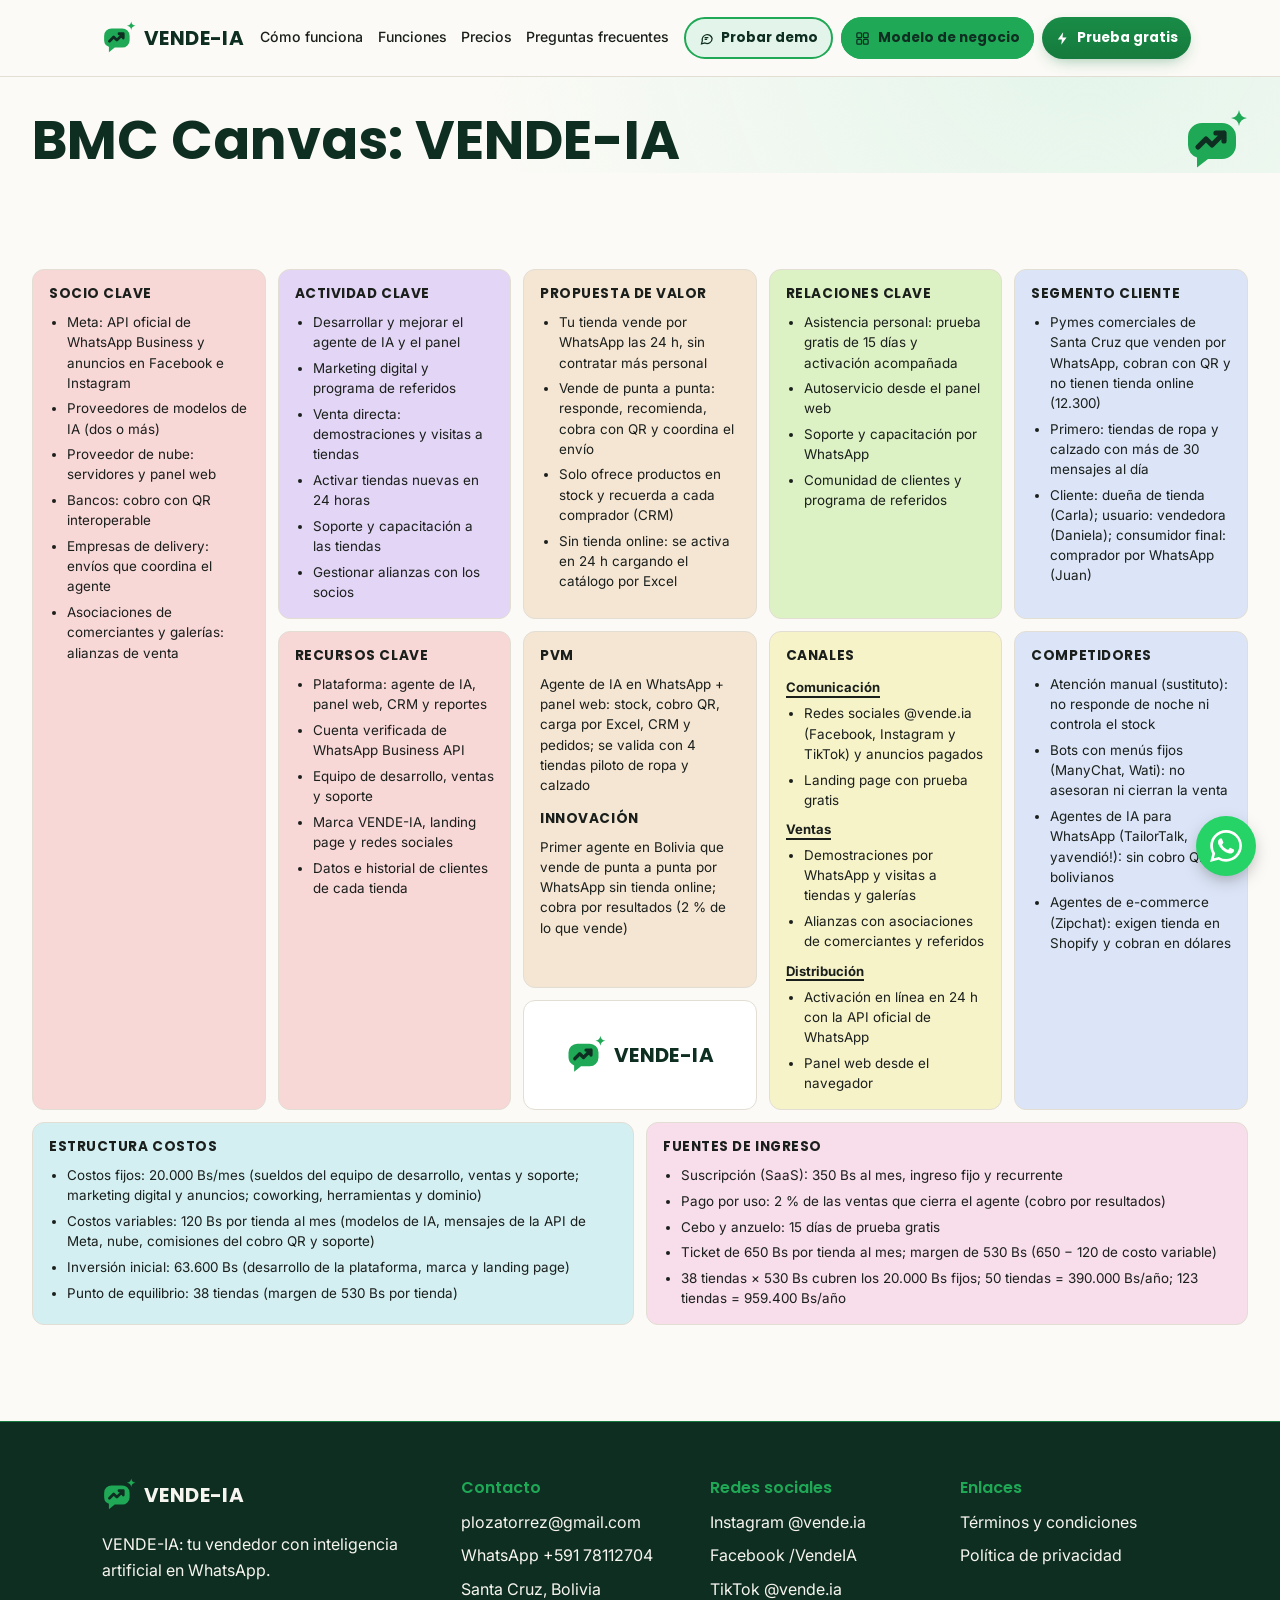
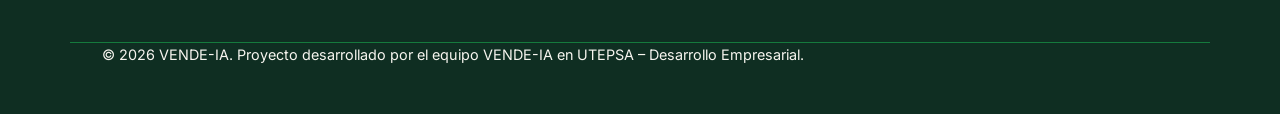
<file: canvas.html>
<!DOCTYPE html>
<html lang="es">

<head>
  <meta charset="UTF-8">
  <meta name="viewport" content="width=device-width, initial-scale=1">
  <title>Business Model Canvas | VENDE-IA</title>
  <meta name="description"
    content="Business Model Canvas de VENDE-IA: propuesta de valor, segmento de clientes, canales, socios, costos y fuentes de ingreso del agente de IA que vende por WhatsApp en Santa Cruz, Bolivia.">
  <meta name="theme-color" content="#1FA855">

  <meta property="og:type" content="website">
  <meta property="og:locale" content="es_BO">
  <meta property="og:site_name" content="VENDE-IA">
  <meta property="og:title" content="Business Model Canvas | VENDE-IA">
  <meta property="og:description"
    content="Modelo de negocio de VENDE-IA: propuesta de valor, clientes, canales, ingresos y costos del agente de IA que vende por WhatsApp.">

  <link rel="icon" type="image/svg+xml"
    href="data:image/svg+xml,%3Csvg xmlns='http://www.w3.org/2000/svg' viewBox='0 0 32 32'%3E%3Crect width='32' height='32' rx='8' fill='%230F2E22'/%3E%3Cg transform='translate(1.6 1.6) scale(.9)'%3E%3Cpath d='M9 7h10a7 7 0 0 1 7 7v4a7 7 0 0 1-7 7h-7l-5.5 4.3v-5A7 7 0 0 1 2 18v-4a7 7 0 0 1 7-7z' fill='%231FA855'/%3E%3Cpath d='M7 19l4-4 3 3 6-6M16 12h4v4' fill='none' stroke='%230F2E22' stroke-width='3' stroke-linecap='round' stroke-linejoin='round'/%3E%3Cpath d='M27.5.5q.5 3.5 4 4-3.5.5-4 4-.5-3.5-4-4 3.5-.5 4-4z' fill='%231FA855'/%3E%3C/g%3E%3C/svg%3E">

  <link rel="preconnect" href="https://fonts.googleapis.com">
  <link rel="preconnect" href="https://fonts.gstatic.com" crossorigin>
  <link
    href="https://fonts.googleapis.com/css2?family=Inter:wght@400;500;600&family=Poppins:wght@500;600;700&display=swap"
    rel="stylesheet">
  <link rel="stylesheet" href="css/styles.css?v=a2be2e82">
</head>

<body>
  <a class="saltar" href="#contenido">Saltar al contenido</a>

  <!-- Barra de navegación -->
  <header class="nav" id="navegacion">
    <div class="contenedor nav__barra">
      <a class="logo" href="index.html" aria-label="VENDE-IA, ir al inicio">
        <svg class="logo__icono" width="32" height="32" viewBox="0 0 32 32" aria-hidden="true" focusable="false">
          <path class="logo__burbuja"
            d="M9 7h10a7 7 0 0 1 7 7v4a7 7 0 0 1-7 7h-7l-5.5 4.3v-5A7 7 0 0 1 2 18v-4a7 7 0 0 1 7-7z" />
          <path class="logo__trazo" d="M7 19l4-4 3 3 6-6M16 12h4v4" />
          <path class="logo__chispa" d="M27.5.5q.5 3.5 4 4-3.5.5-4 4-.5-3.5-4-4 3.5-.5 4-4z" />
        </svg>
        <span class="logo__texto">VENDE-IA</span>
      </a>

      <a class="nav__boton nav__boton--prueba nav__boton--compacto" href="index.html#prueba">
        <span class="nav__brillo" aria-hidden="true"></span>
        <svg class="nav__boton-icono" width="24" height="24" viewBox="0 0 24 24" aria-hidden="true" focusable="false">
          <path d="M13 2L4.5 13.5H11L10 22l8.5-11.5H12z" />
        </svg>
        Prueba gratis
      </a>

      <button class="nav__toggle" type="button" aria-expanded="false" aria-controls="nav-menu" aria-label="Abrir menú">
        <span class="nav__toggle-linea"></span>
        <span class="nav__toggle-linea"></span>
        <span class="nav__toggle-linea"></span>
      </button>

      <nav class="nav__menu" id="nav-menu" aria-label="Principal">
        <ul class="nav__enlaces">
          <li><a href="index.html#como-funciona">Cómo funciona</a></li>
          <li><a href="index.html#funciones">Funciones</a></li>
          <li><a href="index.html#precios">Precios</a></li>
          <li><a href="index.html#preguntas">Preguntas frecuentes</a></li>
        </ul>
        <div class="nav__acciones">
          <a class="nav__boton nav__boton--secundario" href="prototipo.html">
            <svg class="nav__boton-icono" width="24" height="24" viewBox="0 0 24 24" aria-hidden="true" focusable="false">
              <path d="M21 12a8 8 0 0 1-11.5 7.2L4 20.5l1.3-4.8A8 8 0 1 1 21 12z" />
              <path d="M9 10.5h6M9 13.5h4" />
            </svg>
            Probar demo
          </a>
          <a class="nav__boton nav__boton--secundario" href="canvas.html" aria-current="page">
            <svg class="nav__boton-icono" width="24" height="24" viewBox="0 0 24 24" aria-hidden="true" focusable="false">
              <rect x="3" y="3" width="7.5" height="7.5" rx="1.5" />
              <rect x="13.5" y="3" width="7.5" height="7.5" rx="1.5" />
              <rect x="3" y="13.5" width="7.5" height="7.5" rx="1.5" />
              <rect x="13.5" y="13.5" width="7.5" height="7.5" rx="1.5" />
            </svg>
            Modelo de negocio
          </a>
          <a class="nav__boton nav__boton--prueba" href="index.html#prueba">
            <span class="nav__brillo" aria-hidden="true"></span>
            <svg class="nav__boton-icono" width="24" height="24" viewBox="0 0 24 24" aria-hidden="true" focusable="false">
              <path d="M13 2L4.5 13.5H11L10 22l8.5-11.5H12z" />
            </svg>
            Prueba gratis
          </a>
        </div>
      </nav>
    </div>
  </header>

  <main id="contenido">

    <!-- Encabezado -->
    <section class="canvas-cabecera" aria-labelledby="canvas-titulo">
      <div class="contenedor contenedor--canvas canvas-cabecera__fila">
        <h1 id="canvas-titulo">BMC Canvas: VENDE-IA</h1>
        <svg class="canvas-cabecera__logo" width="64" height="64" viewBox="0 0 32 32" aria-hidden="true" focusable="false">
          <path class="logo__burbuja"
            d="M9 7h10a7 7 0 0 1 7 7v4a7 7 0 0 1-7 7h-7l-5.5 4.3v-5A7 7 0 0 1 2 18v-4a7 7 0 0 1 7-7z" />
          <path class="logo__trazo" d="M7 19l4-4 3 3 6-6M16 12h4v4" />
          <path class="logo__chispa" d="M27.5.5q.5 3.5 4 4-3.5.5-4 4-.5-3.5-4-4 3.5-.5 4-4z" />
        </svg>
      </div>
    </section>

    <!-- Business Model Canvas. El orden del HTML es el orden de lectura en
         celular; en escritorio cada bloque se ubica con grid-template-areas. -->
    <section class="seccion canvas-seccion" aria-label="Business Model Canvas de VENDE-IA">
      <div class="contenedor contenedor--canvas">
        <div class="canvas">

          <article class="bloque bloque--propuesta revelar">
            <h2>Propuesta de Valor</h2>
            <ul>
              <li>Tu tienda vende por WhatsApp las 24 h, sin contratar más personal</li>
              <li>Vende de punta a punta: responde, recomienda, cobra con QR y coordina el envío</li>
              <li>Solo ofrece productos en stock y recuerda a cada comprador (CRM)</li>
              <li>Sin tienda online: se activa en 24 h cargando el catálogo por Excel</li>
            </ul>
          </article>

          <article class="bloque bloque--segmento revelar">
            <h2>Segmento Cliente</h2>
            <ul>
              <li>Pymes comerciales de Santa Cruz que venden por WhatsApp, cobran con QR y no tienen tienda online (12.300)</li>
              <li>Primero: tiendas de ropa y calzado con más de 30 mensajes al día</li>
              <li>Cliente: dueña de tienda (Carla); usuario: vendedora (Daniela); consumidor final: comprador por WhatsApp (Juan)</li>
            </ul>
          </article>

          <article class="bloque bloque--canales revelar">
            <h2>Canales</h2>
            <h3 class="bloque__subtitulo">Comunicación</h3>
            <ul>
              <li>Redes sociales @vende.ia (Facebook, Instagram y TikTok) y anuncios pagados</li>
              <li>Landing page con prueba gratis</li>
            </ul>
            <h3 class="bloque__subtitulo">Ventas</h3>
            <ul>
              <li>Demostraciones por WhatsApp y visitas a tiendas y galerías</li>
              <li>Alianzas con asociaciones de comerciantes y referidos</li>
            </ul>
            <h3 class="bloque__subtitulo">Distribución</h3>
            <ul>
              <li>Activación en línea en 24 h con la API oficial de WhatsApp</li>
              <li>Panel web desde el navegador</li>
            </ul>
          </article>

          <article class="bloque bloque--relaciones revelar">
            <h2>Relaciones Clave</h2>
            <ul>
              <li>Asistencia personal: prueba gratis de 15 días y activación acompañada</li>
              <li>Autoservicio desde el panel web</li>
              <li>Soporte y capacitación por WhatsApp</li>
              <li>Comunidad de clientes y programa de referidos</li>
            </ul>
          </article>

          <article class="bloque bloque--ingresos revelar">
            <h2>Fuentes de Ingreso</h2>
            <ul>
              <li>Suscripción (SaaS): 350 Bs al mes, ingreso fijo y recurrente</li>
              <li>Pago por uso: 2 % de las ventas que cierra el agente (cobro por resultados)</li>
              <li>Cebo y anzuelo: 15 días de prueba gratis</li>
              <li>Ticket de 650 Bs por tienda al mes; margen de 530 Bs (650 − 120 de costo variable)</li>
              <li>38 tiendas × 530 Bs cubren los 20.000 Bs fijos; 50 tiendas = 390.000 Bs/año; 123 tiendas = 959.400 Bs/año</li>
            </ul>
          </article>

          <article class="bloque bloque--actividad revelar">
            <h2>Actividad Clave</h2>
            <ul>
              <li>Desarrollar y mejorar el agente de IA y el panel</li>
              <li>Marketing digital y programa de referidos</li>
              <li>Venta directa: demostraciones y visitas a tiendas</li>
              <li>Activar tiendas nuevas en 24 horas</li>
              <li>Soporte y capacitación a las tiendas</li>
              <li>Gestionar alianzas con los socios</li>
            </ul>
          </article>

          <article class="bloque bloque--recursos revelar">
            <h2>Recursos Clave</h2>
            <ul>
              <li>Plataforma: agente de IA, panel web, CRM y reportes</li>
              <li>Cuenta verificada de WhatsApp Business API</li>
              <li>Equipo de desarrollo, ventas y soporte</li>
              <li>Marca VENDE-IA, landing page y redes sociales</li>
              <li>Datos e historial de clientes de cada tienda</li>
            </ul>
          </article>

          <article class="bloque bloque--socio revelar">
            <h2>Socio Clave</h2>
            <ul>
              <li>Meta: API oficial de WhatsApp Business y anuncios en Facebook e Instagram</li>
              <li>Proveedores de modelos de IA (dos o más)</li>
              <li>Proveedor de nube: servidores y panel web</li>
              <li>Bancos: cobro con QR interoperable</li>
              <li>Empresas de delivery: envíos que coordina el agente</li>
              <li>Asociaciones de comerciantes y galerías: alianzas de venta</li>
            </ul>
          </article>

          <article class="bloque bloque--costos revelar">
            <h2>Estructura Costos</h2>
            <ul>
              <li>Costos fijos: 20.000 Bs/mes (sueldos del equipo de desarrollo, ventas y soporte; marketing digital y anuncios; coworking, herramientas y dominio)</li>
              <li>Costos variables: 120 Bs por tienda al mes (modelos de IA, mensajes de la API de Meta, nube, comisiones del cobro QR y soporte)</li>
              <li>Inversión inicial: 63.600 Bs (desarrollo de la plataforma, marca y landing page)</li>
              <li>Punto de equilibrio: 38 tiendas (margen de 530 Bs por tienda)</li>
            </ul>
          </article>

          <article class="bloque bloque--pvm revelar">
            <h2>PVM</h2>
            <p>Agente de IA en WhatsApp + panel web: stock, cobro QR, carga por Excel, CRM y pedidos; se valida con 4 tiendas piloto de ropa y calzado</p>
            <h2>Innovación</h2>
            <p>Primer agente en Bolivia que vende de punta a punta por WhatsApp sin tienda online; cobra por resultados (2 % de lo que vende)</p>
          </article>

          <article class="bloque bloque--competidores revelar">
            <h2>Competidores</h2>
            <ul>
              <li>Atención manual (sustituto): no responde de noche ni controla el stock</li>
              <li>Bots con menús fijos (ManyChat, Wati): no asesoran ni cierran la venta</li>
              <li>Agentes de IA para WhatsApp (TailorTalk, yavendió!): sin cobro QR en bolivianos</li>
              <li>Agentes de e-commerce (Zipchat): exigen tienda en Shopify y cobran en dólares</li>
            </ul>
          </article>

          <!-- Tarjeta decorativa solo con el logo (solo en escritorio) -->
          <div class="bloque bloque--logo" aria-hidden="true">
            <span class="logo">
              <svg class="logo__icono" width="32" height="32" viewBox="0 0 32 32" focusable="false">
                <path class="logo__burbuja"
                  d="M9 7h10a7 7 0 0 1 7 7v4a7 7 0 0 1-7 7h-7l-5.5 4.3v-5A7 7 0 0 1 2 18v-4a7 7 0 0 1 7-7z" />
                <path class="logo__trazo" d="M7 19l4-4 3 3 6-6M16 12h4v4" />
                <path class="logo__chispa" d="M27.5.5q.5 3.5 4 4-3.5.5-4 4-.5-3.5-4-4 3.5-.5 4-4z" />
              </svg>
              <span class="logo__texto">VENDE-IA</span>
            </span>
          </div>

        </div>
      </div>
    </section>
  </main>

  <!-- Pie de página -->
  <footer class="pie" id="pie">
    <div class="contenedor pie__grid">
      <div class="pie__marca">
        <a class="logo logo--claro" href="index.html" aria-label="VENDE-IA, ir al inicio">
          <svg class="logo__icono" width="32" height="32" viewBox="0 0 32 32" aria-hidden="true" focusable="false">
            <path class="logo__burbuja"
              d="M9 7h10a7 7 0 0 1 7 7v4a7 7 0 0 1-7 7h-7l-5.5 4.3v-5A7 7 0 0 1 2 18v-4a7 7 0 0 1 7-7z" />
            <path class="logo__trazo" d="M7 19l4-4 3 3 6-6M16 12h4v4" />
            <path class="logo__chispa" d="M27.5.5q.5 3.5 4 4-3.5.5-4 4-.5-3.5-4-4 3.5-.5 4-4z" />
          </svg>
          <span class="logo__texto">VENDE-IA</span>
        </a>
        <p>VENDE-IA: tu vendedor con inteligencia artificial en WhatsApp.</p>
      </div>

      <div>
        <h2 class="pie__titulo">Contacto</h2>
        <ul class="lista-limpia pie__lista">
          <li><a href="mailto:plozatorrez@gmail.com">plozatorrez@gmail.com</a></li>
          <li><a href="https://wa.me/59178112704" target="_blank" rel="noopener noreferrer">WhatsApp +591 78112704</a>
          </li>
          <li>Santa Cruz, Bolivia</li>
        </ul>
      </div>

      <div>
        <h2 class="pie__titulo">Redes sociales</h2>
        <ul class="lista-limpia pie__lista">
          <li><a href="https://www.instagram.com/vende.ia" target="_blank" rel="noopener noreferrer">Instagram
              @vende.ia</a></li>
          <li><a href="https://www.facebook.com/VendeIA" target="_blank" rel="noopener noreferrer">Facebook /VendeIA</a>
          </li>
          <li><a href="https://www.tiktok.com/@vende.ia" target="_blank" rel="noopener noreferrer">TikTok @vende.ia</a>
          </li>
        </ul>
      </div>

      <div>
        <h2 class="pie__titulo">Enlaces</h2>
        <ul class="lista-limpia pie__lista">
          <li><a href="#">Términos y condiciones</a></li>
          <li><a href="#">Política de privacidad</a></li>
        </ul>
      </div>
    </div>
    <div class="contenedor pie__legal">
      <p>© 2026 VENDE-IA. Proyecto desarrollado por el equipo VENDE-IA en UTEPSA – Desarrollo Empresarial.</p>
    </div>
  </footer>

  <a class="whatsapp-flotante" href="https://wa.me/59178112704" target="_blank" rel="noopener noreferrer"
    aria-label="Escríbenos por WhatsApp (se abre en una pestaña nueva)">
    <svg width="24" height="24" viewBox="0 0 24 24" aria-hidden="true" focusable="false">
      <path
        d="M17.472 14.382c-.297-.149-1.758-.867-2.03-.967-.273-.099-.471-.148-.67.15-.197.297-.767.966-.94 1.164-.173.199-.347.223-.644.075-.297-.15-1.255-.463-2.39-1.475-.883-.788-1.48-1.761-1.653-2.059-.173-.297-.018-.458.13-.606.134-.133.298-.347.446-.52.149-.174.198-.298.298-.497.099-.198.05-.371-.025-.52-.075-.149-.669-1.612-.916-2.207-.242-.579-.487-.5-.669-.51-.173-.008-.371-.01-.57-.01-.198 0-.52.074-.792.372-.272.297-1.04 1.016-1.04 2.479 0 1.462 1.065 2.875 1.213 3.074.149.198 2.096 3.2 5.077 4.487.709.306 1.262.489 1.694.625.712.227 1.36.195 1.871.118.571-.085 1.758-.719 2.006-1.413.248-.694.248-1.289.173-1.413-.074-.124-.272-.198-.57-.347m-5.421 7.403h-.004a9.87 9.87 0 01-5.031-1.378l-.361-.214-3.741.982.998-3.648-.235-.374a9.86 9.86 0 01-1.51-5.26c.001-5.45 4.436-9.884 9.888-9.884 2.64 0 5.122 1.03 6.988 2.898a9.825 9.825 0 012.893 6.994c-.003 5.45-4.437 9.884-9.885 9.884m8.413-18.297A11.815 11.815 0 0012.05 0C5.495 0 .16 5.335.157 11.892c0 2.096.547 4.142 1.588 5.945L.057 24l6.305-1.654a11.882 11.882 0 005.683 1.448h.005c6.554 0 11.89-5.335 11.893-11.893a11.821 11.821 0 00-3.48-8.413Z" />
    </svg>
  </a>

  <script src="js/main.js?v=827ca81e"></script>
</body>

</html>
</file>
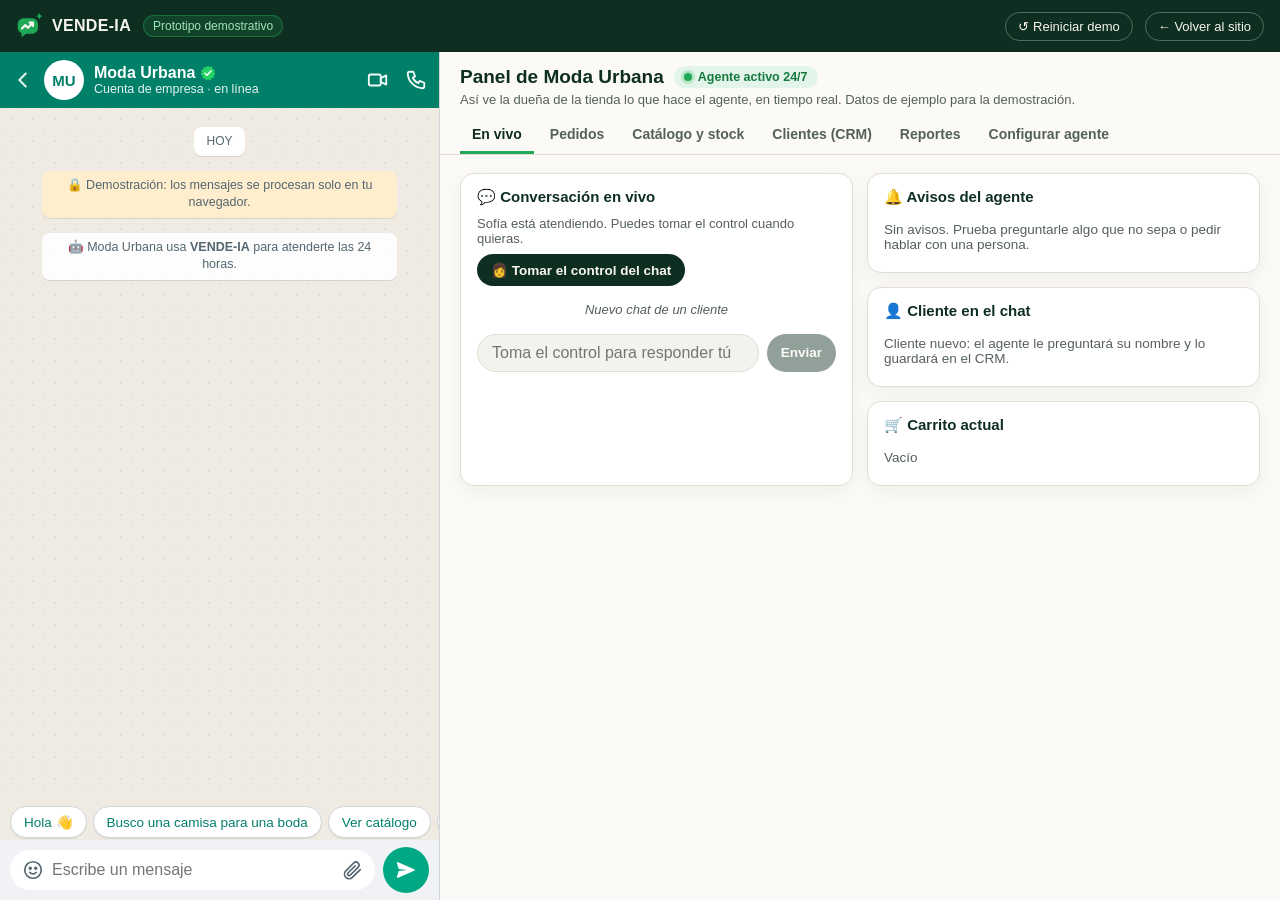
<file: prototipo.html>
<!DOCTYPE html>
<html lang="es">
<head>
<meta charset="UTF-8">
<meta name="viewport" content="width=device-width, initial-scale=1, maximum-scale=1, viewport-fit=cover, interactive-widget=resizes-content">
<title>Prototipo VENDE-IA | Agente de IA que vende por WhatsApp</title>
<meta name="description" content="Prototipo demostrativo de VENDE-IA: escribe como cliente en un WhatsApp simulado y mira cómo el agente de IA asesora, vende, cobra con QR y coordina el envío, con el panel de la tienda en vivo.">
<meta name="theme-color" content="#0F2E22">
<link rel="icon" type="image/svg+xml" href="data:image/svg+xml,%3Csvg xmlns='http://www.w3.org/2000/svg' viewBox='0 -0.5 33 33'%3E%3Cpath fill='%231FA855' d='M9 7h10a7 7 0 0 1 7 7v4a7 7 0 0 1-7 7h-7l-5.5 4.3v-5A7 7 0 0 1 2 18v-4a7 7 0 0 1 7-7z'/%3E%3Cpath fill='none' stroke='%230F2E22' stroke-width='2.6' stroke-linecap='round' stroke-linejoin='round' d='M7 19l4-4 3 3 6-6M16 12h4v4'/%3E%3Cpath fill='%231FA855' d='M27.5.5q.5 3.5 4 4-3.5.5-4 4-.5-3.5-4-4 3.5-.5 4-4z'/%3E%3C/svg%3E">
<style>
:root{
  --v-primario:#1FA855; --v-oscuro:#157A3D; --v-claro:#E3F5EA; --v-sec:#0F2E22;
  --v-texto:#1A1F1C; --v-suave:#55605A; --v-crema:#F7F5EF; --v-fondo:#FBFAF6; --v-borde:#E2DED3;
  --wa-head:#008069; --wa-bg:#efeae2; --wa-in:#ffffff; --wa-out:#d9fdd3; --wa-text:#111b21;
  --wa-meta:#667781; --wa-bar:#f0f2f5; --wa-btn:#00a884; --wa-blue:#53bdeb; --wa-link:#027eb5;
  --alerta:#c2410c; --alerta-bg:#fff4ec;
}
*{box-sizing:border-box}
html,body{margin:0;height:100%;overflow:hidden;overscroll-behavior:none}
html{-webkit-text-size-adjust:100%;text-size-adjust:100%}
button,a,input,.chip{touch-action:manipulation}
body{font-family:"Segoe UI","Helvetica Neue",Helvetica,Arial,sans-serif;background:var(--v-sec);color:var(--v-texto);
  display:flex;flex-direction:column;height:100vh;height:100dvh;height:var(--app-h,100dvh);overflow:hidden;position:fixed;top:0;left:0;right:0}
button{font:inherit;cursor:pointer}
button:focus-visible,input:focus-visible,select:focus-visible,textarea:focus-visible,a:focus-visible{outline:2px solid var(--v-primario);outline-offset:2px}

/* ---------- Barra superior ---------- */
.top{flex:0 0 auto;display:flex;align-items:center;gap:12px;padding:8px 16px;background:var(--v-sec);color:var(--v-crema);min-height:52px}
.top .logo{display:flex;align-items:center;gap:8px;color:var(--v-crema);text-decoration:none;font-weight:700;letter-spacing:.02em}
.top .logo svg{width:28px;height:28px}
.top .tag{font-size:12px;background:rgba(31,168,85,.18);color:#9ee6b8;border:1px solid rgba(31,168,85,.45);padding:3px 9px;border-radius:999px;white-space:nowrap}
.top .sp{flex:1}
.top .tbtn{background:transparent;color:var(--v-crema);border:1px solid rgba(247,245,239,.3);border-radius:999px;padding:6px 12px;font-size:13px;text-decoration:none;white-space:nowrap}
.top .tbtn:hover{background:rgba(247,245,239,.1)}
.vtabs{display:none;background:rgba(247,245,239,.08);border-radius:999px;padding:3px}
.vtabs button{border:0;background:transparent;color:var(--v-crema);padding:6px 14px;border-radius:999px;font-size:13.5px;font-weight:600;position:relative}
.vtabs button.on{background:var(--v-primario);color:#06210f}
.vtabs .dot{position:absolute;top:3px;right:5px;width:9px;height:9px;border-radius:50%;background:#ff5a36;border:2px solid var(--v-sec);display:none}
.vtabs .dot.show{display:block}

/* ---------- Distribución ---------- */
.app{flex:1;min-height:0;display:grid;grid-template-columns:minmax(360px,440px) minmax(0,1fr);background:var(--v-fondo)}

/* ---------- WhatsApp ---------- */
.wa{display:flex;flex-direction:column;min-height:0;min-width:0;background:var(--wa-bg);border-right:1px solid #d1d7db}
.wa-head{flex:0 0 auto;display:flex;align-items:center;gap:10px;padding:8px 12px;background:var(--wa-head);color:#fff}
.wa-head .back{width:22px;height:22px;opacity:.9}
.avatar{width:40px;height:40px;border-radius:50%;background:#fff;display:flex;align-items:center;justify-content:center;flex:0 0 auto;overflow:hidden}
.avatar span{font-weight:700;color:var(--wa-head);font-size:15px}
.wa-head .who{flex:1;min-width:0}
.wa-head .name{font-weight:600;font-size:16px;display:flex;align-items:center;gap:5px;white-space:nowrap;overflow:hidden;text-overflow:ellipsis}
.wa-head .name svg{width:16px;height:16px;flex:0 0 auto}
.wa-head .sub{font-size:12.5px;opacity:.9;white-space:nowrap;overflow:hidden;text-overflow:ellipsis}
.wa-head .icons{display:flex;gap:16px}
.wa-head .icons svg{width:22px;height:22px;opacity:.95}
.msgs{flex:1;min-height:0;overflow-y:auto;padding:10px 4% 14px;
  background-color:var(--wa-bg);
  background-image:radial-gradient(rgba(84,101,111,.09) 1.2px,transparent 1.3px),radial-gradient(rgba(84,101,111,.06) 1.2px,transparent 1.3px);
  background-size:22px 22px,22px 22px;background-position:0 0,11px 11px;scroll-behavior:smooth}
.row{display:flex;margin:3px 0}
.row.out{justify-content:flex-end}
.row.c{justify-content:center}
.bubble{max-width:84%;padding:6px 8px 7px 9px;border-radius:8px;font-size:14.2px;line-height:1.38;color:var(--wa-text);
  box-shadow:0 1px .5px rgba(11,20,26,.13);word-wrap:break-word;overflow-wrap:anywhere;animation:pop .18s ease-out}
.bubble.in{background:var(--wa-in);border-top-left-radius:2px}
.bubble.out{background:var(--wa-out);border-top-right-radius:2px}
.bubble.wide{max-width:94%;padding:4px 4px 6px}
.bubble b{font-weight:600}
.b-label{font-size:12.5px;font-weight:700;color:var(--alerta);margin-bottom:2px}
.meta{float:right;margin:7px 0 -5px 10px;font-size:11px;color:var(--wa-meta);display:inline-flex;align-items:center;gap:3px;line-height:1}
.ticks{width:16px;height:11px;color:#8696a0}
.ticks.read{color:var(--wa-blue)}
.sys{background:#ffffffeb;color:#54656f;font-size:12.5px;padding:6px 12px;border-radius:8px;text-align:center;max-width:88%;box-shadow:0 1px .5px rgba(11,20,26,.1);margin:6px 0;line-height:1.4}
.sys.date{background:#fff;font-weight:500;text-transform:uppercase;font-size:12px}
.sys.enc{background:#ffeecd;color:#54656f}
.typing{display:inline-flex;gap:4px;padding:12px 14px}
.typing i{width:7px;height:7px;border-radius:50%;background:#8696a0;animation:blink 1.2s infinite}
.typing i:nth-child(2){animation-delay:.2s}.typing i:nth-child(3){animation-delay:.4s}
@keyframes blink{0%,60%,100%{opacity:.3;transform:translateY(0)}30%{opacity:1;transform:translateY(-3px)}}
@keyframes pop{from{opacity:0;transform:translateY(4px)}to{opacity:1;transform:none}}

/* Tarjetas de producto */
.pcards{display:flex;gap:8px;overflow-x:auto;scroll-snap-type:x mandatory;padding:2px 2px 6px}
.pcard{flex:0 0 172px;scroll-snap-align:start;border-radius:8px;overflow:hidden;background:#fff;border:1px solid #e9edef;display:flex;flex-direction:column}
.pimg{height:118px;display:flex;align-items:center;justify-content:center;padding:8px}
.pimg svg{width:100%;height:100%}
.pbody{padding:7px 9px 0;flex:1;display:flex;flex-direction:column}
.pname{font-weight:600;font-size:13.5px;line-height:1.25}
.pdesc{font-size:12px;color:var(--wa-meta);margin-top:2px;line-height:1.3}
.pprice{font-weight:700;font-size:15px;color:var(--wa-text);margin-top:5px}
.pstock{font-size:11.5px;color:#0f7a3a;margin-top:2px}
.pbtn{margin-top:auto;border:0;border-top:1px solid #e9edef;background:#fff;color:var(--wa-link);font-weight:600;padding:9px 6px;font-size:13.5px;width:100%}
.pbtn:hover{background:#f5f6f6}
.pbtn:disabled{color:#aab3b8;cursor:default}
.pcard.mini{flex-direction:row;flex:1 1 auto;max-width:300px}
.pcard.mini .pimg{width:84px;height:auto;flex:0 0 84px}
.pcard.mini .pbody{padding:8px 9px}
.pcard.mini .pbtn{border-top:0;text-align:left;padding:6px 0 2px;background:transparent}

/* QR y pedido */
.qrbox{padding:10px;text-align:center;min-width:230px}
.qrhead{font-weight:600;font-size:13.5px;margin-bottom:6px;display:flex;align-items:center;justify-content:center;gap:6px}
.qr{width:170px;height:170px;display:block;margin:4px auto;border:6px solid #fff;outline:1px solid #e9edef;border-radius:6px}
.qramt{font-size:20px;font-weight:700;margin-top:4px}
.qrnote{font-size:11.5px;color:var(--wa-meta);margin-bottom:8px}
.qrbtns{display:flex;flex-direction:column;gap:6px}
.qrbtns button{border:0;border-radius:20px;padding:9px 12px;font-weight:600;font-size:13.5px;background:var(--wa-btn);color:#fff}
.qrbtns button.sec{background:#fff;color:var(--wa-head);border:1px solid #c5d0d5}
.qrbtns button:disabled{opacity:.5;cursor:default}
.ostatus{padding:8px 10px;min-width:220px}
.ohead{font-weight:700;font-size:13.5px;margin-bottom:6px}
.ostep{display:flex;align-items:center;gap:8px;font-size:13px;color:#8696a0;padding:3px 0}
.ostep span{width:14px;height:14px;border-radius:50%;border:2px solid #c5d0d5;flex:0 0 auto}
.ostep.done{color:var(--wa-text)}
.ostep.done span{background:var(--wa-btn);border-color:var(--wa-btn)}

/* Chips y caja de texto */
.chips{flex:0 0 auto;display:flex;gap:6px;overflow-x:auto;padding:6px 10px 2px;background:transparent;scrollbar-width:none}
.chips::-webkit-scrollbar{display:none}
.chips:empty{display:none}
.chip{white-space:nowrap;border:1px solid #d1d7db;background:#fff;color:var(--wa-head);border-radius:18px;padding:7px 13px;font-size:13.5px;font-weight:500;box-shadow:0 1px .5px rgba(11,20,26,.08)}
.chip:hover{background:#f5f6f6}
.composer{flex:0 0 auto;display:flex;gap:8px;align-items:center;padding:7px 10px;padding-bottom:calc(7px + env(safe-area-inset-bottom));background:var(--wa-bar)}
.composer .field{flex:1;display:flex;align-items:center;gap:8px;background:#fff;border-radius:24px;padding:0 12px}
.composer .field svg{width:22px;height:22px;color:#54656f;flex:0 0 auto}
.composer input{flex:1;border:0;outline:none;font-size:16px;padding:11px 0;background:transparent;min-width:0;color:var(--wa-text)}
.send{width:46px;height:46px;border-radius:50%;border:0;background:var(--wa-btn);color:#fff;display:flex;align-items:center;justify-content:center;flex:0 0 auto}
.send svg{width:22px;height:22px}

/* ---------- Panel ---------- */
.panel{min-height:0;min-width:0;overflow-y:auto;overflow-x:hidden;background:var(--v-fondo)}
.p-head{position:sticky;top:0;z-index:5;background:var(--v-fondo);border-bottom:1px solid var(--v-borde);padding:14px 20px 0}
.p-title{display:flex;align-items:center;gap:10px;flex-wrap:wrap}
.p-title h1{font-size:19px;margin:0;color:var(--v-sec)}
.status-pill{display:inline-flex;align-items:center;gap:6px;font-size:12.5px;font-weight:600;padding:4px 10px;border-radius:999px;background:var(--v-claro);color:var(--v-oscuro)}
.status-pill i{width:8px;height:8px;border-radius:50%;background:var(--v-primario);box-shadow:0 0 0 3px rgba(31,168,85,.2)}
.status-pill.human{background:var(--alerta-bg);color:var(--alerta)}
.status-pill.human i{background:var(--alerta);box-shadow:0 0 0 3px rgba(194,65,12,.2)}
.p-sub{font-size:13px;color:var(--v-suave);margin:4px 0 10px}
.ptabs{display:flex;gap:4px;overflow-x:auto;scrollbar-width:none}
.ptabs::-webkit-scrollbar{display:none}
.ptabs button{border:0;background:transparent;padding:9px 12px;font-size:14px;font-weight:600;color:var(--v-suave);border-bottom:3px solid transparent;white-space:nowrap;position:relative}
.ptabs button.on{color:var(--v-sec);border-bottom-color:var(--v-primario)}
.ptabs .cnt[hidden]{display:none}
.ptabs .cnt{display:inline-block;min-width:18px;padding:0 5px;border-radius:9px;background:var(--alerta);color:#fff;font-size:11px;margin-left:4px;line-height:18px}
.ptab{display:none;padding:18px 20px 40px}
.ptab.on{display:block}
.grid2{display:grid;grid-template-columns:repeat(auto-fit,minmax(280px,1fr));gap:14px}
.card{background:#fff;border:1px solid var(--v-borde);border-radius:14px;padding:14px 16px;box-shadow:0 6px 18px rgba(15,46,34,.05)}
.card h3{margin:0 0 10px;font-size:15px;color:var(--v-sec);display:flex;align-items:center;gap:8px}
.muted{color:var(--v-suave);font-size:13px}
.btn{border:0;border-radius:999px;padding:8px 14px;font-weight:600;font-size:13.5px;background:var(--v-primario);color:#06210f}
.btn:hover{background:#25c063}
.btn.dark{background:var(--v-sec);color:var(--v-crema)}
.btn.out{background:#fff;color:var(--v-sec);border:1.5px solid var(--v-borde)}
.btn.warn{background:var(--alerta);color:#fff}
.btn.sm{padding:5px 10px;font-size:12.5px}
.btn:disabled{opacity:.45;cursor:default}
.row-btns{display:flex;gap:8px;flex-wrap:wrap;margin-top:10px}
.kv{display:grid;grid-template-columns:auto 1fr;gap:4px 12px;font-size:13.5px}
.kv dt{color:var(--v-suave)}
.kv dd{margin:0;font-weight:600}
.tagl{display:inline-block;font-size:11.5px;padding:2px 8px;border-radius:999px;background:var(--v-claro);color:var(--v-oscuro);margin:2px 4px 2px 0;font-weight:600}
.alert{border:1px solid #f3c9ad;background:var(--alerta-bg);border-radius:12px;padding:10px 12px;margin-bottom:10px}
.alert .at{font-size:12px;font-weight:700;color:var(--alerta);text-transform:uppercase;letter-spacing:.03em}
.alert .aq{font-size:14px;margin:4px 0 8px}
.alert textarea{width:100%;min-height:58px;border:1px solid var(--v-borde);border-radius:8px;padding:8px;font:inherit;font-size:16px;resize:vertical}
.empty{font-size:13.5px;color:var(--v-suave);padding:6px 0}
.log{max-height:280px;overflow-y:auto;font-size:13px;display:flex;flex-direction:column;gap:5px}
.log div{padding:5px 8px;border-radius:8px;background:#f6f5f0;line-height:1.35}
.log div b{font-weight:700}
.log .l-cliente{background:#e9f8ee}
.log .l-encargada{background:var(--alerta-bg)}
.log .l-sistema{background:transparent;color:var(--v-suave);font-style:italic;text-align:center}
.owner{display:flex;gap:8px;margin-top:10px}
.owner input{flex:1;border:1px solid var(--v-borde);border-radius:999px;padding:9px 14px;font-size:16px;min-width:0}
.owner input:disabled{background:#f3f2ee}
.cartl{list-style:none;margin:0;padding:0;font-size:13.5px}
.cartl li{display:flex;justify-content:space-between;gap:8px;padding:4px 0;border-bottom:1px dashed var(--v-borde)}
.cartl li:last-child{border-bottom:0;font-weight:700}

/* Pedidos */
.olist{display:flex;flex-direction:column;gap:10px}
.oitem{background:#fff;border:1px solid var(--v-borde);border-radius:12px;padding:12px 14px;display:grid;grid-template-columns:1fr auto;gap:6px 12px;align-items:center}
.oitem .oid{font-weight:700;color:var(--v-sec)}
.oitem .odet{font-size:13px;color:var(--v-suave);grid-column:1/-1}
.oitem.new{animation:flash 1.6s ease-out}
@keyframes flash{0%{box-shadow:0 0 0 4px rgba(31,168,85,.5)}100%{box-shadow:0 0 0 0 rgba(31,168,85,0)}}
.badge{display:inline-block;font-size:12px;font-weight:700;padding:3px 9px;border-radius:999px;white-space:nowrap}
.b-pagado{background:#e0f2fe;color:#075985}.b-preparando{background:#fef3c7;color:#92400e}
.b-enviado{background:#ede9fe;color:#5b21b6}.b-entregado{background:var(--v-claro);color:var(--v-oscuro)}
.b-agente{background:var(--v-sec);color:var(--v-crema)}.b-local{background:#eee;color:#555}

/* Catálogo */
.plist{display:flex;flex-direction:column;gap:10px}
.pitem{background:#fff;border:1px solid var(--v-borde);border-radius:12px;padding:10px 12px;display:flex;gap:12px;align-items:center}
.pitem .th{width:56px;height:56px;border-radius:10px;flex:0 0 auto;display:flex;align-items:center;justify-content:center;padding:4px}
.pitem .th svg{width:100%;height:100%}
.pitem .info{flex:1;min-width:0}
.pitem .nm{font-weight:700;font-size:14px}
.pitem .pr{font-size:13px;color:var(--v-suave)}
.sizes{display:flex;flex-wrap:wrap;gap:6px;margin-top:6px}
.sz{display:inline-flex;align-items:center;border:1px solid var(--v-borde);border-radius:999px;font-size:12.5px;overflow:hidden;background:#fff}
.sz b{padding:3px 6px 3px 9px;font-weight:700}
.sz em{font-style:normal;padding:3px 4px;min-width:20px;text-align:center}
.sz.zero{border-color:#f3c9ad;background:var(--alerta-bg)}
.sz.zero em{color:var(--alerta);font-weight:700}
.sz button{border:0;background:#f3f2ee;width:24px;height:24px;font-weight:700;color:var(--v-sec)}
.sz button:hover{background:#e6e4dc}
.sz.flash{animation:flash 1.6s ease-out}

/* Clientes */
.clist{display:grid;grid-template-columns:repeat(auto-fill,minmax(260px,1fr));gap:12px}
.cl{background:#fff;border:1px solid var(--v-borde);border-radius:14px;padding:12px 14px}
.cl.now{border-color:var(--v-primario);box-shadow:0 0 0 3px rgba(31,168,85,.15)}
.cl .ch{display:flex;align-items:center;gap:10px;margin-bottom:8px}
.cl .ci{width:38px;height:38px;border-radius:50%;background:var(--v-claro);color:var(--v-oscuro);display:flex;align-items:center;justify-content:center;font-weight:700}
.cl .cn{font-weight:700}
.cl .ct{font-size:12.5px;color:var(--v-suave)}

/* Reportes */
.kpis{display:grid;grid-template-columns:repeat(auto-fit,minmax(160px,1fr));gap:12px;margin-bottom:14px}
.kpi{background:#fff;border:1px solid var(--v-borde);border-radius:14px;padding:12px 14px}
.kpi .kl{font-size:12.5px;color:var(--v-suave);font-weight:600}
.kpi .kv2{font-size:22px;font-weight:800;color:var(--v-sec);margin-top:4px}
.kpi .ks{font-size:12px;color:var(--v-suave);margin-top:2px}
.kpi.hl{background:var(--v-sec);border-color:var(--v-sec)}
.kpi.hl .kl,.kpi.hl .ks{color:#b9d6c6}.kpi.hl .kv2{color:#fff}
.bars{display:flex;flex-direction:column;gap:8px}
.bar{display:grid;grid-template-columns:minmax(120px,190px) 1fr 40px;gap:10px;align-items:center;font-size:13px}
.bar .tr{display:block;height:12px;background:#eeece5;border-radius:6px;overflow:hidden}
.bar .tr i{display:block;height:100%;background:var(--v-primario);border-radius:6px}

/* Configuración */
.form{display:grid;gap:12px}
.form label{display:grid;gap:4px;font-size:13px;font-weight:600;color:var(--v-sec)}
.form input,.form select{border:1px solid var(--v-borde);border-radius:10px;padding:9px 11px;font-size:16px;font-weight:400;background:#fff}
.faql{font-size:13px;margin:0;padding-left:18px}

/* Aviso */
.toast{position:fixed;left:50%;bottom:20px;transform:translateX(-50%) translateY(30px);background:var(--v-sec);color:var(--v-crema);padding:10px 16px;border-radius:999px;font-size:14px;font-weight:600;box-shadow:0 10px 30px rgba(0,0,0,.25);opacity:0;pointer-events:none;transition:.25s;z-index:50;max-width:92vw;text-align:center}
.toast.show{opacity:1;transform:translateX(-50%) translateY(0)}

/* ---------- Celular ---------- */
@media (max-width:900px){
  .app{grid-template-columns:minmax(0,1fr)}
  .vtabs{display:flex}
  .top{padding:6px 10px;gap:8px}
  .top .tag,.top .hide-m{display:none}
  .app[data-view="chat"] .panel{display:none}
  .app[data-view="panel"] .wa{display:none}
  .wa{border-right:0}
  .p-head{padding:12px 14px 0}
  .ptab{padding:14px 14px 40px}
  .toast{bottom:84px}
  body.kb .top{display:none}
  body.kb .chips{padding-top:4px}
  .msgs{padding-left:3%;padding-right:3%}
}
@media (max-width:380px){ .top .logo span{display:none} }
@media (prefers-reduced-motion:reduce){ *{animation:none!important;transition:none!important;scroll-behavior:auto!important} }
</style>
</head>
<body>

<header class="top">
  <a class="logo" href="index.html" aria-label="VENDE-IA, volver al sitio">
    <svg viewBox="0 -0.5 33 33" aria-hidden="true"><path fill="#1FA855" d="M9 7h10a7 7 0 0 1 7 7v4a7 7 0 0 1-7 7h-7l-5.5 4.3v-5A7 7 0 0 1 2 18v-4a7 7 0 0 1 7-7z"/><path fill="none" stroke="#F7F5EF" stroke-width="2.6" stroke-linecap="round" stroke-linejoin="round" d="M7 19l4-4 3 3 6-6M16 12h4v4"/><path fill="#1FA855" d="M27.5.5q.5 3.5 4 4-3.5.5-4 4-.5-3.5-4-4 3.5-.5 4-4z"/></svg>
    <span>VENDE-IA</span>
  </a>
  <span class="tag">Prototipo demostrativo</span>
  <div class="vtabs" role="tablist" aria-label="Vista">
    <button id="vChat" class="on" role="tab" aria-selected="true">💬 Chat</button>
    <button id="vPanel" role="tab" aria-selected="false">📊 Panel<span class="dot" id="panelDot"></span></button>
  </div>
  <div class="sp"></div>
  <button class="tbtn" id="resetAll" title="Borra todo y vuelve a empezar">↺ <span class="hide-m">Reiniciar demo</span></button>
  <a class="tbtn hide-m" href="index.html">← Volver al sitio</a>
</header>

<main class="app" id="app" data-view="chat">
  <!-- ======== WhatsApp del cliente ======== -->
  <section class="wa" aria-label="Chat de WhatsApp simulado">
    <div class="wa-head">
      <svg class="back" viewBox="0 0 24 24" fill="none" stroke="currentColor" stroke-width="2.2" stroke-linecap="round" stroke-linejoin="round" aria-hidden="true"><path d="M15 5l-7 7 7 7"/></svg>
      <div class="avatar" aria-hidden="true"><span id="avIni">MU</span></div>
      <div class="who">
        <div class="name"><span id="hdrName">Moda Urbana</span>
          <svg viewBox="0 0 24 24" aria-label="Cuenta de empresa verificada"><path fill="#25D366" d="M12 1l2.6 2.1 3.3-.4 1.1 3.2 3 1.5-.6 3.3 1.6 2.9-2.4 2.3.1 3.4-3.3.7-1.8 2.9-3.1-1.3L9.4 23l-2-2.7-3.3-.4-.2-3.4L1.4 14l1.4-3L1.9 7.7l3-1.3.9-3.3 3.3.2z"/><path d="M7.5 12.3l3 3 6-6.2" stroke="#fff" stroke-width="2.2" fill="none" stroke-linecap="round" stroke-linejoin="round"/></svg>
        </div>
        <div class="sub" id="hdrSub">Cuenta de empresa · en línea</div>
      </div>
      <div class="icons" aria-hidden="true">
        <svg viewBox="0 0 24 24" fill="none" stroke="currentColor" stroke-width="2" stroke-linejoin="round"><rect x="2" y="6" width="13" height="12" rx="2"/><path d="M15 10l6-3v10l-6-3z"/></svg>
        <svg viewBox="0 0 24 24" fill="none" stroke="currentColor" stroke-width="2" stroke-linejoin="round"><path d="M5 3h4l2 5-2.5 1.5a11 11 0 0 0 6 6L16 13l5 2v4a2 2 0 0 1-2 2A17 17 0 0 1 3 5a2 2 0 0 1 2-2z"/></svg>
      </div>
    </div>
    <div class="msgs" id="msgs" aria-live="polite"></div>
    <div class="chips" id="chips" aria-label="Respuestas sugeridas"></div>
    <form class="composer" id="composer" autocomplete="off">
      <div class="field">
        <svg viewBox="0 0 24 24" fill="none" stroke="currentColor" stroke-width="1.8" aria-hidden="true"><circle cx="12" cy="12" r="9"/><path d="M8.5 14.5a4.5 4.5 0 0 0 7 0" stroke-linecap="round"/><circle cx="9" cy="10" r="1" fill="currentColor"/><circle cx="15" cy="10" r="1" fill="currentColor"/></svg>
        <input id="inp" type="text" placeholder="Escribe un mensaje" aria-label="Escribe un mensaje" enterkeyhint="send">
        <svg viewBox="0 0 24 24" fill="none" stroke="currentColor" stroke-width="1.8" stroke-linecap="round" aria-hidden="true"><path d="M21 11.5l-8.6 8.6a5 5 0 0 1-7.1-7.1l8.6-8.6a3.3 3.3 0 0 1 4.7 4.7l-8.6 8.6a1.7 1.7 0 0 1-2.4-2.4l7.9-7.9"/></svg>
      </div>
      <button class="send" type="submit" aria-label="Enviar"><svg viewBox="0 0 24 24" fill="currentColor" aria-hidden="true"><path d="M3.4 20.4l17.5-7.5a1 1 0 0 0 0-1.8L3.4 3.6a.9.9 0 0 0-1.3 1l2 6.4 9 1-9 1-2 6.4a.9.9 0 0 0 1.3 1z"/></svg></button>
    </form>
  </section>

  <!-- ======== Panel de la tienda ======== -->
  <section class="panel" aria-label="Panel de la tienda">
    <div class="p-head">
      <div class="p-title">
        <h1 id="pTitle">Panel de Moda Urbana</h1>
        <span class="status-pill" id="pStatus"><i></i><span>Agente activo 24/7</span></span>
      </div>
      <p class="p-sub">Así ve la dueña de la tienda lo que hace el agente, en tiempo real. Datos de ejemplo para la demostración.</p>
      <nav class="ptabs" id="ptabs">
        <button data-tab="live" class="on">En vivo<span class="cnt" id="alertCnt" hidden>0</span></button>
        <button data-tab="orders">Pedidos</button>
        <button data-tab="catalog">Catálogo y stock</button>
        <button data-tab="clients">Clientes (CRM)</button>
        <button data-tab="reports">Reportes</button>
        <button data-tab="agent">Configurar agente</button>
      </nav>
    </div>

    <div class="ptab on" id="tab-live">
      <div class="grid2">
        <div class="card">
          <h3>💬 Conversación en vivo</h3>
          <div id="liveCtl"></div>
          <div class="log" id="liveLog" aria-live="polite"></div>
          <form class="owner" id="ownerForm" autocomplete="off">
            <input id="ownerInp" type="text" placeholder="Toma el control para responder tú" disabled aria-label="Responder como encargada">
            <button class="btn dark" id="ownerSend" disabled>Enviar</button>
          </form>
        </div>
        <div>
          <div class="card" style="margin-bottom:14px"><h3>🔔 Avisos del agente</h3><div id="liveAlerts"></div></div>
          <div class="card" style="margin-bottom:14px"><h3>👤 Cliente en el chat</h3><div id="liveCust"></div></div>
          <div class="card"><h3>🛒 Carrito actual</h3><div id="liveCart"></div></div>
        </div>
      </div>
    </div>

    <div class="ptab" id="tab-orders"><div class="olist" id="orders"></div></div>

    <div class="ptab" id="tab-catalog">
      <div class="card" style="margin-bottom:14px">
        <h3>📦 Stock en tiempo real</h3>
        <p class="muted" style="margin:0 0 10px">El agente consulta este stock antes de ofrecer algo: si una talla llega a 0, deja de ofrecerla. Cuando se confirma un pago, se descuenta solo. Prueba bajar una talla a 0 y pídela en el chat.</p>
        <div class="row-btns" style="margin-top:0">
          <button class="btn" id="importXls">📥 Importar plantilla de Excel</button>
        </div>
      </div>
      <div class="plist" id="plist"></div>
    </div>

    <div class="ptab" id="tab-clients"><div class="clist" id="clist"></div></div>

    <div class="ptab" id="tab-reports"><div id="reports"></div></div>

    <div class="ptab" id="tab-agent">
      <div class="grid2">
        <div class="card">
          <h3>🤖 Personalidad y políticas</h3>
          <form class="form" id="cfgForm">
            <label>Nombre del agente <input name="agente" maxlength="20"></label>
            <label>Nombre de la tienda <input name="tienda" maxlength="28"></label>
            <label>Nombre de la encargada <input name="encargada" maxlength="20"></label>
            <label>Tono
              <select name="tono"><option value="cercano">Cercano, con emojis</option><option value="formal">Formal, sin emojis</option></select>
            </label>
            <label>Descuento máximo que puede ofrecer (%) <input name="descuento" type="number" min="0" max="30"></label>
            <label>Costo de envío en Santa Cruz (Bs) <input name="envio" type="number" min="0" max="100"></label>
            <label>Dirección de la tienda <input name="direccion" maxlength="60"></label>
            <label>Horario de la tienda <input name="horario" maxlength="60"></label>
            <button class="btn" type="submit">Guardar cambios</button>
          </form>
        </div>
        <div>
          <div class="card" style="margin-bottom:14px">
            <h3>🧠 Respuestas que aprendió</h3>
            <p class="muted" style="margin:0 0 8px">Cuando el agente no sabe algo, te avisa. Lo que respondas desde "En vivo" se guarda aquí y la próxima vez lo responde solo.</p>
            <div id="faqs"></div>
          </div>
          <div class="card">
            <h3>🧪 Herramientas de la demo</h3>
            <p class="muted" style="margin:0">Úsalas para mostrar cómo el agente recuerda a cada cliente.</p>
            <div class="row-btns">
              <button class="btn dark" id="simReturn">🔁 Simular que el cliente vuelve</button>
              <button class="btn out" id="simNew">👤 Simular un cliente nuevo</button>
            </div>
          </div>
        </div>
      </div>
    </div>
  </section>
</main>

<div class="toast" id="toast" role="status"></div>

<script>
(() => {
'use strict';

/* ================= Utilidades ================= */
const $ = (s, r = document) => r.querySelector(s);
const $$ = (s, r = document) => [...r.querySelectorAll(s)];
const esc = s => String(s).replace(/[&<>"']/g, c => ({'&':'&amp;','<':'&lt;','>':'&gt;','"':'&quot;',"'":'&#39;'}[c]));
const norm = s => String(s).toLowerCase().normalize('NFD').replace(/[\u0300-\u036f]/g, '').replace(/[^a-z0-9\s]/g, ' ').replace(/\s+/g, ' ').trim();
const bs = n => `${Math.round(n).toLocaleString('es-BO')} Bs`;
const hora = (d = new Date()) => `${String(d.getHours()).padStart(2,'0')}:${String(d.getMinutes()).padStart(2,'0')}`;
const sleep = ms => new Promise(r => setTimeout(r, ms));
const cap = s => s ? s.charAt(0).toUpperCase() + s.slice(1) : s;
const fmt = t => esc(t).replace(/\*(.+?)\*/g, '<b>$1</b>').replace(/\n/g, '<br>');
const fechaCorta = iso => { try { const d = new Date(iso); return d.toLocaleDateString('es-BO', {day:'2-digit', month:'short'}) + ' ' + hora(d); } catch(e) { return ''; } };
const reduceMotion = window.matchMedia && window.matchMedia('(prefers-reduced-motion: reduce)').matches;

function shade(hex, pct) {
  const n = parseInt(hex.slice(1), 16);
  const f = v => Math.max(0, Math.min(255, Math.round(v + (pct / 100) * 255)));
  return '#' + [f(n >> 16), f((n >> 8) & 255), f(n & 255)].map(v => v.toString(16).padStart(2, '0')).join('');
}

/* ================= Catálogo inicial ================= */
const CATALOGO = [
  {id:'c1', nombre:'Camisa blanca slim fit', corto:'camisa blanca', gen:'f', cat:'camisa', color:'blanco', hex:'#ffffff', bg:'#eef2f1', precio:180, tags:['formal','boda','trabajo'], tipo:'ropa', stock:{S:2,M:3,L:1,XL:1}, comps:['a1','p2'], svg:'shirt', desc:'Algodón, corte entallado'},
  {id:'c2', nombre:'Camisa celeste de lino', corto:'camisa celeste', gen:'f', cat:'camisa', color:'celeste', hex:'#a9d4f2', bg:'#eaf4fb', precio:210, tags:['boda','casual','formal'], tipo:'ropa', stock:{S:1,M:2,L:2,XL:0}, comps:['a1','p2'], svg:'shirt', desc:'Lino fresco, ideal para el calor'},
  {id:'c3', nombre:'Camisa negra formal', corto:'camisa negra', gen:'f', cat:'camisa', color:'negro', hex:'#2b2f33', bg:'#eceeef', precio:190, tags:['fiesta','formal','trabajo'], tipo:'ropa', stock:{S:1,M:0,L:2,XL:1}, comps:['a2','p1'], svg:'shirt', desc:'Satinada, para la noche'},
  {id:'t1', nombre:'Polera básica blanca', corto:'polera blanca', gen:'f', cat:'polera', color:'blanco', hex:'#ffffff', bg:'#eef2f1', precio:80, tags:['casual'], tipo:'ropa', stock:{S:5,M:6,L:4,XL:2}, comps:['p1','z2'], svg:'tshirt', desc:'100 % algodón'},
  {id:'t2', nombre:'Polera estampada verde', corto:'polera verde', gen:'f', cat:'polera', color:'verde', hex:'#2f9e5b', bg:'#e6f5ec', precio:95, tags:['casual','fiesta'], tipo:'ropa', stock:{S:2,M:0,L:3,XL:1}, comps:['p1','z2'], svg:'tshirt', estampado:true, desc:'Estampado de edición limitada'},
  {id:'p1', nombre:'Jean slim azul', corto:'jean slim', gen:'m', cat:'pantalon', color:'azul', hex:'#3b5f9a', bg:'#e8eef8', precio:250, tags:['casual','fiesta'], tipo:'ropa', stock:{S:2,M:3,L:2,XL:1}, comps:['t1','z2'], svg:'pants', desc:'Denim elástico'},
  {id:'p2', nombre:'Pantalón chino beige', corto:'chino beige', gen:'m', cat:'pantalon', color:'beige', hex:'#d8c3a0', bg:'#f6f0e6', precio:230, tags:['formal','trabajo','boda','casual'], tipo:'ropa', stock:{S:1,M:2,L:0,XL:1}, comps:['c1','a2'], svg:'pants', desc:'Gabardina, corte recto'},
  {id:'v1', nombre:'Vestido floral de verano', corto:'vestido floral', gen:'m', cat:'vestido', color:'floral', hex:'#f2a7b8', bg:'#fdecef', precio:280, tags:['casual','fiesta'], tipo:'ropa', stock:{S:2,M:1,L:0}, comps:['z2','a3'], svg:'dress', floral:true, desc:'Tela liviana, largo midi'},
  {id:'v2', nombre:'Vestido negro elegante', corto:'vestido negro', gen:'m', cat:'vestido', color:'negro', hex:'#25282c', bg:'#eceeef', precio:320, tags:['boda','fiesta','formal'], tipo:'ropa', stock:{S:0,M:2,L:1}, comps:['a3'], svg:'dress', desc:'Corte clásico, para eventos'},
  {id:'z1', nombre:'Mocasín de cuero café', corto:'mocasín café', gen:'m', cat:'zapato', color:'cafe', hex:'#7a4a2a', bg:'#f4ece5', precio:350, tags:['formal','boda','trabajo'], tipo:'calzado', stock:{'39':1,'40':2,'41':0,'42':2,'43':1}, comps:['a2'], svg:'shoe', desc:'Cuero genuino'},
  {id:'z2', nombre:'Zapatilla urbana blanca', corto:'zapatilla blanca', gen:'f', cat:'zapatilla', color:'blanco', hex:'#fafafa', bg:'#eef2f1', precio:290, tags:['casual'], tipo:'calzado', stock:{'38':2,'39':1,'40':3,'41':2,'42':0,'43':1}, comps:['t1','p1'], svg:'sneaker', desc:'Cómoda para todo el día'},
  {id:'a1', nombre:'Corbata azul marino', corto:'corbata azul', gen:'f', cat:'corbata', color:'azul', hex:'#1f2f57', bg:'#e8ebf3', precio:70, tags:['formal','boda','trabajo'], tipo:'unica', stock:{U:8}, comps:[], svg:'tie', desc:'Seda, combina con todo'},
  {id:'a2', nombre:'Cinturón de cuero café', corto:'cinturón café', gen:'m', cat:'cinturon', color:'cafe', hex:'#6b3f22', bg:'#f4ece5', precio:90, tags:['formal','casual','trabajo'], tipo:'unica', stock:{U:5}, comps:[], svg:'belt', desc:'Hebilla metálica'},
  {id:'a3', nombre:'Cartera de mano dorada', corto:'cartera dorada', gen:'f', cat:'cartera', color:'dorado', hex:'#d9b45a', bg:'#fbf4e2', precio:150, tags:['fiesta','boda'], tipo:'unica', stock:{U:3}, comps:[], svg:'bag', desc:'Ideal para eventos'}
];
const EXCEL = [
  {id:'t3', nombre:'Polera polo azul marino', corto:'polo azul', gen:'m', cat:'polera', color:'azul', hex:'#22345e', bg:'#e8ebf3', precio:130, tags:['casual','trabajo'], tipo:'ropa', stock:{S:2,M:4,L:3,XL:2}, comps:['p2','a2'], svg:'tshirt', desc:'Piqué con cuello'},
  {id:'z3', nombre:'Zapato formal negro', corto:'zapato negro', gen:'m', cat:'zapato', color:'negro', hex:'#202326', bg:'#eceeef', precio:380, tags:['formal','boda','fiesta','trabajo'], tipo:'calzado', stock:{'39':1,'40':2,'41':3,'42':2,'43':1}, comps:['a2'], svg:'shoe', desc:'Cuero liso, suela de goma'}
];
const CAT_CHIPS = ['👔 Camisas', '👕 Poleras', '👖 Pantalones', '👗 Vestidos', '👞 Zapatos', '👟 Zapatillas', '👜 Accesorios'];
const PLURAL = {camisa:'camisas', polera:'poleras', pantalon:'pantalones', vestido:'vestidos', zapato:'zapatos', zapatilla:'zapatillas', corbata:'corbatas', cinturon:'cinturones', cartera:'carteras', accesorio:'accesorios'};
const TIPO = {camisa:'ropa', polera:'ropa', pantalon:'ropa', vestido:'ropa', zapato:'calzado', zapatilla:'calzado', corbata:'unica', cinturon:'unica', cartera:'unica', accesorio:'unica'};
const ESTADOS = ['pagado', 'preparando', 'enviado', 'entregado'];

/* ================= Datos guardados ================= */
const KEY = 'vendeia_prototipo_v1';
function seed() {
  const d0 = new Date();
  const t = (h, m) => { const d = new Date(d0); d.setHours(h, m, 0, 0); if (d > d0) d.setDate(d.getDate() - 1); return d.toISOString(); };
  return {
    config: {agente:'Sofía', tienda:'Moda Urbana', encargada:'Carla', tono:'cercano', descuento:10, envio:15,
      direccion:'Equipetrol, calle Demo #123, Santa Cruz', horario:'lunes a sábado de 9:00 a 20:00', faqs:[]},
    catalog: JSON.parse(JSON.stringify(CATALOGO)),
    customers: [
      {id:'cl1', nombre:'María López', tel:'+591 7•• ••• 214', talla:'S', tallaCalzado:'37', direccion:'Barrio Las Palmas, calle 3', prefs:['fiesta','vestido'],
        compras:[{orderId:1019, resumen:'Vestido negro elegante (S)', total:320, fecha:t(9,40)}], total:320, ultima:t(9,40)},
      {id:'cl2', nombre:'Luis Rojas', tel:'+591 6•• ••• 871', talla:'L', tallaCalzado:'42', direccion:'Av. Banzer, 5.º anillo', prefs:['casual','pantalon'],
        compras:[{orderId:1020, resumen:'Jean slim azul (L), Polera básica blanca (L)', total:345, fecha:t(11,5)}], total:345, ultima:t(11,5)}
    ],
    orders: [
      {id:1020, clienteId:'cl2', cliente:'Luis Rojas', items:[{id:'p1',nombre:'Jean slim azul',talla:'L',precio:250},{id:'t1',nombre:'Polera básica blanca',talla:'L',precio:80}], subtotal:330, descuento:0, envio:15, total:345, entrega:'domicilio', direccion:'Av. Banzer, 5.º anillo', estado:'enviado', porAgente:true, metodo:'QR', fecha:t(11,5)},
      {id:1019, clienteId:'cl1', cliente:'María López', items:[{id:'v2',nombre:'Vestido negro elegante',talla:'S',precio:320}], subtotal:320, descuento:0, envio:0, total:320, entrega:'recojo', direccion:'', estado:'entregado', porAgente:true, metodo:'QR', fecha:t(9,40)},
      {id:1018, clienteId:null, cliente:'Venta en el local', items:[{id:'z1',nombre:'Mocasín de cuero café',talla:'41',precio:350}], subtotal:350, descuento:0, envio:0, total:350, entrega:'local', direccion:'', estado:'entregado', porAgente:false, metodo:'Efectivo', fecha:t(10,15)}
    ],
    alerts: [], nextOrder: 1021, currentCustomerId: null, excel: false, convos: 2
  };
}
const store = {
  load() { try { return JSON.parse(localStorage.getItem(KEY)); } catch(e) { return null; } },
  save(d) { try { localStorage.setItem(KEY, JSON.stringify(d)); } catch(e) {} },
  clear() { try { localStorage.removeItem(KEY); } catch(e) {} }
};
let D = store.load();
if (!D || !D.config || !Array.isArray(D.catalog) || !Array.isArray(D.orders)) D = seed();
const save = () => store.save(D);
const C = () => D.config;
const prod = id => D.catalog.find(p => p.id === id);
const cust = () => D.customers.find(c => c.id === D.currentCustomerId) || null;
const firstName = c => c ? c.nombre.split(' ')[0] : '';

/* ================= Estado de la conversación ================= */
let S, LOG = [], sessionId = 0, chain = Promise.resolve();
const fresh = () => ({stage:'idle', need:{}, lastShown:[], lastTie:[], cart:[], discount:0, entrega:null, direccion:'',
  pendingSuggestion:null, pendingProduct:null, askedOccasion:false, introDone:false, human:false, fallbacks:0,
  greeted:false, pendingText:null, nameTries:0, suggestions:0, total:0, ratingOrder:null, confirmVal:null, sizeTipo:'ropa'});

/* ================= Dibujos de producto ================= */
function svgProd(p) {
  const c = p.hex, d = shade(c, c === '#ffffff' || c === '#fafafa' ? -30 : -22);
  const sw = 'stroke-width="2" stroke-linejoin="round"';
  let s = '';
  switch (p.svg) {
    case 'shirt':
      s = `<path d="M34 20 L44 13 Q50 21 56 13 L66 20 L85 32 L78 45 L68 39 L68 87 L32 87 L32 39 L22 45 L15 32 Z" fill="${c}" stroke="${d}" ${sw}/>
        <path d="M44 13 L50 25 L56 13" fill="none" stroke="${d}" stroke-width="2"/><line x1="50" y1="25" x2="50" y2="87" stroke="${d}" stroke-width="1.4"/>
        <circle cx="50" cy="37" r="1.7" fill="${d}"/><circle cx="50" cy="51" r="1.7" fill="${d}"/><circle cx="50" cy="65" r="1.7" fill="${d}"/>`; break;
    case 'tshirt':
      s = `<path d="M37 17 Q50 27 63 17 L85 30 L78 44 L68 39 L68 87 L32 87 L32 39 L22 44 L15 30 Z" fill="${c}" stroke="${d}" ${sw}/>
        <path d="M40 19 Q50 28 60 19" fill="none" stroke="${d}" stroke-width="2"/>` +
        (p.estampado ? `<circle cx="50" cy="56" r="10" fill="#fff" opacity=".9"/><path d="M44 56 l4 4 l8 -9" stroke="${d}" stroke-width="2.4" fill="none" stroke-linecap="round"/>` : ''); break;
    case 'pants':
      s = `<path d="M31 13 H69 L73 89 H55 L50 40 L45 89 H27 Z" fill="${c}" stroke="${d}" ${sw}/><line x1="31" y1="21" x2="69" y2="21" stroke="${d}" stroke-width="1.6"/>
        <path d="M37 21 Q38 30 44 31 M63 21 Q62 30 56 31" fill="none" stroke="${d}" stroke-width="1.4"/>`; break;
    case 'dress':
      s = `<path d="M42 11 H58 L60 30 Q55 36 58 40 L81 89 H19 L42 40 Q45 36 40 30 Z" fill="${c}" stroke="${d}" ${sw}/><line x1="41" y1="40" x2="59" y2="40" stroke="${d}" stroke-width="2"/>` +
        (p.floral ? [[40,55],[58,60],[48,72],[32,78],[66,80],[52,50]].map(([x,y]) => `<circle cx="${x}" cy="${y}" r="3.2" fill="#fff" opacity=".85"/><circle cx="${x}" cy="${y}" r="1.3" fill="#e0567a"/>`).join('') : ''); break;
    case 'shoe':
      s = `<path d="M11 64 Q13 47 28 49 L46 52 Q56 41 68 47 L87 60 Q91 66 87 71 L13 71 Z" fill="${c}" stroke="${d}" ${sw}/><rect x="11" y="71" width="78" height="6" rx="3" fill="${shade(c,-35)}"/>
        <path d="M48 53 Q58 50 64 55" fill="none" stroke="${shade(c,25)}" stroke-width="2"/>`; break;
    case 'sneaker':
      s = `<path d="M11 62 Q13 45 30 48 L48 50 Q58 39 70 45 L87 58 Q91 64 87 68 L13 68 Z" fill="${c}" stroke="#9aa5a0" ${sw}/><rect x="11" y="68" width="78" height="9" rx="4.5" fill="#e6e9e7" stroke="#9aa5a0" stroke-width="1.5"/>
        <path d="M50 52 l7 -4 M54 56 l7 -4 M58 60 l7 -4" stroke="#7d8a84" stroke-width="2" stroke-linecap="round"/><path d="M22 60 Q40 58 52 64" fill="none" stroke="#1FA855" stroke-width="3" stroke-linecap="round"/>`; break;
    case 'tie':
      s = `<path d="M44 11 H56 L58 22 L52 27 L62 79 L50 91 L38 79 L48 27 L42 22 Z" fill="${c}" stroke="${d}" ${sw}/><path d="M45 40 L57 52 M43 56 L58 70" stroke="${shade(c,18)}" stroke-width="2.5"/>`; break;
    case 'belt':
      s = `<rect x="7" y="42" width="86" height="16" rx="4" fill="${c}" stroke="${d}" stroke-width="2"/><rect x="58" y="37" width="20" height="26" rx="3" fill="none" stroke="#c9a227" stroke-width="4"/>
        <circle cx="20" cy="50" r="2" fill="${d}"/><circle cx="31" cy="50" r="2" fill="${d}"/><circle cx="42" cy="50" r="2" fill="${d}"/>`; break;
    case 'bag':
      s = `<path d="M18 40 H82 L77 83 H23 Z" fill="${c}" stroke="${d}" ${sw}/><path d="M35 40 Q35 21 50 21 Q65 21 65 40" fill="none" stroke="${d}" stroke-width="3"/><rect x="43" y="48" width="14" height="9" rx="2" fill="${d}"/>`; break;
  }
  return `<svg viewBox="0 0 100 100" aria-hidden="true">${s}</svg>`;
}
function qrSVG(seedN) {
  let s = seedN % 233280 || 7;
  const rnd = () => { s = (s * 9301 + 49297) % 233280; return s / 233280; };
  const N = 25; let r = '';
  const inF = (x, y) => (x < 8 && y < 8) || (x > N - 9 && y < 8) || (x < 8 && y > N - 9);
  const finder = (x, y) => `<rect x="${x}" y="${y}" width="7" height="7" fill="#111"/><rect x="${x+1}" y="${y+1}" width="5" height="5" fill="#fff"/><rect x="${x+2}" y="${y+2}" width="3" height="3" fill="#111"/>`;
  for (let y = 0; y < N; y++) for (let x = 0; x < N; x++) { if (!inF(x, y) && rnd() > .52) r += `<rect x="${x}" y="${y}" width="1" height="1"/>`; }
  return `<svg class="qr" viewBox="0 0 ${N} ${N}" shape-rendering="crispEdges" role="img" aria-label="Código QR de pago (simulado)"><rect width="${N}" height="${N}" fill="#fff"/><g fill="#111">${r}</g>${finder(0,0)}${finder(N-7,0)}${finder(0,N-7)}<rect x="10" y="10" width="5" height="5" rx="1" fill="#1FA855"/></svg>`;
}

/* ================= Stock y carrito ================= */
const inCart = (id, size) => S.cart.filter(i => i.id === id && i.talla === size).length;
const stockOf = (p, size) => p.tipo === 'unica' ? (p.stock.U || 0) - inCart(p.id, 'U') : (p.stock[size] || 0) - inCart(p.id, size);
const availSizes = p => p.tipo === 'unica' ? (stockOf(p, 'U') > 0 ? ['U'] : []) : Object.keys(p.stock).filter(k => stockOf(p, k) > 0);
const anyStock = p => availSizes(p).length > 0;
const sizeFor = p => p.tipo === 'unica' ? 'U' : p.tipo === 'ropa' ? S.need.size : S.need.shoe;
const cartTotal = () => S.cart.reduce((a, i) => a + i.precio, 0);
const discountAmt = () => Math.round(cartTotal() * (S.discount || 0) / 100);
const matchCat = (p, cat) => cat === 'accesorio' ? ['corbata','cinturon','cartera'].includes(p.cat) : p.cat === cat;
const art = p => p.gen === 'f' ? 'la' : 'el';
const pron = p => p.gen === 'f' ? 'la' : 'lo';
const tallaTxt = s => s && s !== 'U' ? ` (talla ${s})` : '';

/* ================= Comprensión del mensaje ================= */
const RX = {
  greet: /^(hola+|holi|buenas|buen dia|buenos dias|buenas tardes|buenas noches|hey|que tal|alo|hi|hello)\b/,
  human: /\b(persona|humano|humana|asesor|asesora|encargad[oa]|alguien real|hablar con alguien|operador|operadora|duena|dueno|atencion personal)\b/,
  thanks: /\b(gracias|grax|genial|excelente|muy amable|buenisimo)\b/,
  bye: /\b(chau|chao|adios|hasta luego|nos vemos|bye|hasta pronto)\b/,
  cart: /\b(carrito|que llevo|mi compra actual|ver pedido|que tengo agregado)\b/,
  remove: /\b(quita|quitar|quitale|saca|sacar|elimina|eliminar|borra|borrar|ya no quiero|vacia|vaciar)\b/,
  checkout: /\b(pagar|pago ya|finalizar|confirmar pedido|confirmo|eso es todo|nada mas|cerrar pedido|quiero comprar|proceder)\b/,
  status: /\b(mi pedido|donde esta|estado del pedido|cuando llega|seguimiento|ya salio|ya viene|llega hoy)\b/,
  discount: /\b(descuento|rebaja|oferta|promo|promocion|mas barato|muy caro|esta caro|cupon)\b/,
  catalog: /\b(catalogo|que (tienen|venden|hay|ofrecen)|productos|ver todo|todo lo que tienen|ver mas productos|ver otra cosa|otra cosa|seguir comprando|seguir viendo|seguir mirando|novedades|lo nuevo|que hay de nuevo|que hay nuevo)\b/,
  envio: /\b(envio|envios|delivery|domicilio|mandan|envian|hacen entregas|llevan)\b/,
  horario: /\b(horario|horarios|a que hora|que hora abren|atienden|abierto|abren|cierran)\b/,
  ubic: /\b(donde estan|direccion|ubicacion|ubicados|tienda fisica|como llego|donde queda)\b/,
  cambios: /\b(cambio|cambios|cambiar|devolucion|devolver|garantia)\b/,
  pago: /\b(como (pago|se paga|puedo pagar|pagar)|metodos? de pago|formas? de pago|aceptan|tarjeta|transferencia|efectivo|qr)\b/,
  bot: /\b(eres (un |una )?(bot|robot|ia|humano|persona|maquina)|inteligencia artificial|hablo con una maquina|eres real)\b/,
  guia: /\b(guia de tallas|que talla me queda|medidas|tabla de tallas)\b/,
  addVerb: /\b(quiero|me llevo|llevo|lo llevo|la llevo|agrega|agregame|agregala|agregalo|anade|dame|compro|la compro|lo compro|me gusta|me quedo|esa|ese|carrito)\b/,
  yes: /\b(si|claro|dale|ok|okey|okay|bueno|perfecto|de una|obvio|porfa|por favor|listo|correcto|exacto|va|agregala|agregalo|sip)\b/,
  no: /\b(no|nop|nel|mejor no|ahora no|despues|luego|otra|otro)\b/,
  done: /\b(solo eso|solamente eso|nada mas|eso es todo|es todo|seria todo|eso seria|eso nomas|nomas eso|eso no mas|con eso (esta bien|basta|nomas)|con eso|asi esta bien|asi nomas|ya esta bien|ya tengo todo|termine|ya termine|no necesito nada mas|no quiero nada mas|no gracias|nada gracias|estoy bien asi)\b/,
  payish: /\b(pagar|pago|cobra|cobrame|cobrar|cuanto es|cuanto seria|cuanto sale|cuanto te debo|cuanto le debo|total|me lo llevo|me la llevo|me los llevo|quiero comprar|confirmo|confirmar|finalizar|cerrar|proceder|comprar ya)\b/,
  strongYes: /\b(si|sip|claro|dale|agregala|agregalo|agregalas|agregalos|de una|obvio|por favor|porfa|tambien|ponla|ponlo)\b/,
  any: /\b(muestrame todo|todo|cualquiera|da igual|lo que sea|no importa|no se|ninguna|sin ocasion|solo mirar)\b/
};
const CATS = [
  [/\bcamis(a|as|ita|itas)\b/, 'camisa'],
  [/\b(polera|poleras|remera|remeras|playera|playeras|camiseta|camisetas|polo|polos)\b/, 'polera'],
  [/\b(pantalon|pantalones|jean|jeans|vaquero|vaqueros|chino|chinos)\b/, 'pantalon'],
  [/\b(vestido|vestidos)\b/, 'vestido'],
  [/\b(zapato|zapatos|mocasin|mocasines|calzado)\b/, 'zapato'],
  [/\b(zapatilla|zapatillas|tenis|deportiva|deportivas|sneaker|sneakers)\b/, 'zapatilla'],
  [/\b(corbata|corbatas)\b/, 'corbata'],
  [/\b(cinturon|cinturones|correa)\b/, 'cinturon'],
  [/\b(cartera|carteras|bolso|bolsos)\b/, 'cartera'],
  [/\b(accesorio|accesorios)\b/, 'accesorio']
];
const OCAS = [
  [/\b(boda|bodas|matrimonio|casamiento|novia|novio)\b/, 'boda'],
  [/\b(fiesta|fiestas|cumple\w*|farra|discoteca|boliche|cena|noche|graduacion|promocion)\b/, 'fiesta'],
  [/\b(trabajo|oficina|reunion|entrevista|laboral)\b/, 'trabajo'],
  [/\b(formal|elegante|evento)\b/, 'formal'],
  [/\b(casual|diario|dia a dia|salir|universidad|paseo|playa|verano|calor|comodo|comoda)\b/, 'casual']
];
const COLS = [[/\bblanc/, 'blanco'], [/\bnegr/, 'negro'], [/\bceleste/, 'celeste'], [/\bazul/, 'azul'], [/\bbeige/, 'beige'],
  [/\b(cafe|marron)/, 'cafe'], [/\bverde/, 'verde'], [/\b(floral|flores|florcitas)/, 'floral'], [/\bdorad/, 'dorado']];
const COLOR_TXT = {blanco:'blanco', negro:'negro', celeste:'celeste', azul:'azul', beige:'beige', cafe:'café', verde:'verde', floral:'floral', dorado:'dorado'};
const OCC_TXT = {boda:'¡Qué lindo, una boda! 🎉', fiesta:'¡Uy, fiesta! 🥳', trabajo:'Perfecto, algo para el trabajo 💼', formal:'Algo elegante, me encanta ✨', casual:'Algo cómodo para el día a día 😎'};

function parseSize(t, tipo, loose) {
  if (tipo !== 'calzado') {
    let m = t.match(/\btalla\s*(xs|s|m|l|xl|xxl)\b/) || t.match(/\ben (s|m|l|xl)\b/);
    if (m) return m[1].toUpperCase();
    if (loose) {
      m = t.match(/^(?:si |la |en |talla |una )*(xs|s|m|l|xl)$/); if (m) return m[1].toUpperCase();
      if (/\bextra grande\b/.test(t)) return 'XL';
      if (/\bmedian[ao]\b/.test(t)) return 'M';
      if (/\bgrande\b/.test(t)) return 'L';
      if (/\b(pequen[ao]|chic[ao]|small)\b/.test(t)) return 'S';
    }
  }
  if (tipo !== 'ropa') {
    let m = t.match(/\b(?:talla|numero|nro|calzo|n)\s*(3[4-9]|4[0-6])\b/);
    if (m) return m[1];
    if (loose) { m = t.match(/\b(3[4-9]|4[0-6])\b/); if (m) return m[1]; }
  }
  return null;
}
function entities(t) {
  const e = {};
  for (const [re, v] of CATS) if (re.test(t)) { e.cat = v; break; }
  for (const [re, v] of OCAS) if (re.test(t)) { e.occasion = v; break; }
  for (const [re, v] of COLS) if (re.test(t)) { e.color = v; break; }
  const b = t.match(/\b(?:hasta|menos de|maximo|max|no mas de|presupuesto(?: de)?|tengo)\s*(\d{2,4})\b/) || t.match(/\b(\d{2,4})\s*(?:bs|bolivianos)\b/);
  if (b) e.budget = Number(b[1]);
  const sr = parseSize(t, 'ropa', false); if (sr) e.size = sr;
  const sc = parseSize(t, 'calzado', false); if (sc) e.shoe = sc;
  if (e.cat && TIPO[e.cat] === 'ropa' && !e.size) { const m = t.match(/\b(xs|xl|s|m|l)\b/); if (m) e.size = m[1].toUpperCase(); }
  if (e.cat && TIPO[e.cat] === 'calzado' && !e.shoe) { const m = t.match(/\b(3[4-9]|4[0-6])\b/); if (m) e.shoe = m[1]; }
  return e;
}
const hasShop = e => !!(e.cat || e.occasion || e.color || e.budget || e.size || e.shoe);

const STOP = new Set(['para','de','la','el','con','fit']);
function resolveProduct(t, ids, minScore = 1) {
  const pool = ids.map(prod).filter(Boolean);
  S.lastTie = [];
  if (!pool.length) return null;
  const ords = [[/\b(primer[ao]?|1ra|1ro|opcion 1|la 1|el 1|numero 1)\b/, 0], [/\b(segund[ao]|2da|2do|opcion 2|la 2|el 2|numero 2)\b/, 1], [/\b(tercer[ao]?|3ra|3ro|opcion 3|la 3|el 3|numero 3)\b/, 2]];
  for (const [re, i] of ords) if (re.test(t) && pool[i]) return pool[i];
  const words = new Set(t.split(' '));
  let best = null, bestScore = 0, ties = [];
  for (const p of pool) {
    const stems = new Set(norm(`${p.nombre} ${p.corto} ${p.color}`).split(' ').filter(w => w.length >= 3 && !STOP.has(w)).map(w => w.slice(0, Math.max(4, w.length - 2))));
    let sc = 0;
    for (const st of stems) if ([...words].some(w => w.startsWith(st) || (st.length <= 4 && w === st))) sc++;
    if (sc > bestScore) { best = p; bestScore = sc; ties = [p]; }
    else if (sc === bestScore && sc > 0) ties.push(p);
  }
  if (bestScore >= minScore && ties.length === 1) return best;
  if (ties.length > 1) S.lastTie = ties.map(p => p.id);
  return null;
}
function extractName(raw, t) {
  const m = raw.match(/(?:me llamo|mi nombre es|soy|habla)\s+([A-Za-zÁÉÍÓÚáéíóúÑñ]+(?:\s+[A-Za-zÁÉÍÓÚáéíóúÑñ]+)?)/i);
  let n = m ? m[1] : null;
  if (!n) {
    const w = raw.trim().replace(/[^A-Za-zÁÉÍÓÚáéíóúÑñ\s]/g, '').split(/\s+/).filter(Boolean);
    const bad = /^(hola|holi|buenas|si|no|ok|quiero|busco|necesito|tienen|hay|ver|catalogo|gracias|que|como|cuanto|donde|me|mi|una|un|el|la|claro|dale)$/;
    if (w.length >= 1 && w.length <= 3 && w[0].length >= 2 && !bad.test(norm(w[0])) && !hasShop(entities(t))) n = w.slice(0, 2).join(' ');
  }
  if (n) {
    const parts = n.split(/\s+/);
    if (parts[1] && /^(y|e|de|que|busco|quiero|necesito|para|aqui|nomas|no|si|por|tengo|estoy|soy)$/.test(norm(parts[1]))) n = parts[0];
  }
  if (!n) return null;
  if (/^(un|una|el|la)\s/i.test(n)) return null;
  return n.split(' ').map(x => cap(x.toLowerCase())).join(' ');
}
function keywords(q) {
  const STOPQ = new Set(['que','como','cuando','donde','tienen','puedo','para','esta','estan','hacen','quiero','saber','tiene','hay','cual','cuales','ustedes','pueden','tambien','alguna','algun','sobre','esto','eso','hola','buenas']);
  return [...new Set(norm(q).split(' ').filter(w => w.length > 3 && !STOPQ.has(w)))].slice(0, 4);
}
function learnedFaq(t) {
  const words = t.split(' ');
  for (const f of C().faqs || []) {
    const hits = f.keys.filter(k => words.some(w => w.startsWith(k.slice(0, 5)))).length;
    if (f.keys.length && hits >= Math.ceil(f.keys.length / 2)) return f;
  }
  return null;
}

/* ================= Cerebro del agente ================= */
function brain(raw) {
  const t = norm(raw);
  if (S.human) { notifyPanel('💬 El cliente escribió. Estás atendiendo tú.'); return []; }
  if (!S.greeted) {
    S.greeted = true; D.convos++; save();
    const c = cust();
    const onlyGreet = RX.greet.test(t) && t.split(' ').length <= 3;
    if (c) {
      const last = c.compras && c.compras[0];
      const first = last ? last.resumen.split(',')[0].replace(/\s*\(.*\)/, '') : null;
      let txt = `¡Hola de nuevo, *${firstName(c)}*! 👋 Qué gusto tenerte por aquí otra vez.`;
      if (first) txt += ` ¿Qué tal te fue con tu *${first.toLowerCase()}*? 😊`;
      if (onlyGreet) {
        return [{text: txt}, {text: first ? '¿Buscas algo para combinarla o te muestro lo nuevo? 🛍️' : '¿En qué te ayudo hoy? 🛍️'},
          {chips: ['Muéstrame lo nuevo', 'Busco un pantalón', '¿Dónde está mi pedido?', 'Ver catálogo']}];
      }
      return [{text: txt}].concat(core(raw));
    }
    S.stage = 'ask_name';
    S.pendingText = onlyGreet ? null : raw;
    return [{text: `¡Hola! 👋 Soy *${C().agente}*, la asistente virtual de *${C().tienda}*. ${S.pendingText ? 'Con gusto te ayudo con eso. ' : ''}¿Con quién tengo el gusto? 😊`}];
  }
  if (S.stage === 'ask_name') {
    const name = extractName(raw, t);
    if (!name) {
      S.nameTries++;
      if (!S.pendingText && !RX.greet.test(t)) S.pendingText = raw;
      if (S.nameTries < 2) return [{text: '¿Me dices tu nombre, por favor? Así te atiendo mejor 😊'}];
      S.stage = 'idle';
      const p = S.pendingText; S.pendingText = null;
      return [{text: '¡Sin problema! Sigamos 🙌'}].concat(p ? core(p) : menu());
    }
    const nc = {id: 'c' + Date.now(), nombre: name, tel: `+591 7${Math.floor(Math.random() * 9)}• ••• ${String(Math.floor(Math.random() * 900) + 100)}`,
      talla: '', tallaCalzado: '', direccion: '', prefs: [], compras: [], total: 0, ultima: new Date().toISOString()};
    D.customers.unshift(nc); D.currentCustomerId = nc.id; save(); renderAll();
    S.stage = 'idle';
    const res = [{text: `¡Mucho gusto, *${firstName(nc)}*! 🙌 Ya te registré como cliente, así la próxima vez te atiendo más rápido.`}];
    if (S.pendingText) { const p = S.pendingText; S.pendingText = null; return res.concat(core(p)); }
    if (hasShop(entities(t)) || RX.catalog.test(t) || RX.envio.test(t) || RX.pago.test(t)) return res.concat(core(raw));
    return res.concat(menu());
  }
  return core(raw);
}
function menu() {
  return [{text: '¿En qué te puedo ayudar hoy? Te muestro camisas, poleras, pantalones, vestidos, zapatos y accesorios 🛍️'},
    {chips: ['Busco una camisa para una boda', 'Ver catálogo', '¿Hacen envíos?', '¿Cómo pago?']}];
}

const PURCHASE = ['ask_delivery', 'confirm_address', 'ask_address', 'await_payment'];
const ADDR = /\b(calle|av|avenida|barrio|zona|anillo|condominio|edificio|urbanizacion|villa|equipetrol|plan 3000|radial|km|casa nro|nro)\b/;
function core(raw) {
  const t = norm(raw);
  const c = cust();
  const cfg = C();
  const e = entities(t);
  const words = t.split(' ').length;
  const isYes = RX.yes.test(t) && !/\bno\b/.test(t);
  const isNo = RX.no.test(t) && !isYes;
  const strongYes = RX.strongYes.test(t) && !/\bno\b/.test(t);
  const pool = S.pendingSuggestion ? [S.pendingSuggestion, ...S.lastShown] : S.lastShown;
  const refP = pool.length ? resolveProduct(t, pool) : null;
  const tieIds = S.lastTie.slice();
  /* El cliente da por terminada la compra o quiere pagar */
  const closing = S.cart.length > 0 && !hasShop(e) && !RX.remove.test(t) && !refP &&
    (RX.done.test(t) || (RX.thanks.test(t) && words <= 5) || RX.bye.test(t));
  const wantsPay = S.cart.length > 0 && !refP && !RX.remove.test(t) && RX.payish.test(t);
  const cerrar = (pre) => (pre ? [{text: pre}] : []).concat(checkout());

  /* --- Respuestas según la etapa --- */
  switch (S.stage) {
    case 'confirm_size':
      if (isYes) { if (S.sizeTipo === 'ropa') S.need.size = S.confirmVal; else S.need.shoe = S.confirmVal; S.stage = 'idle'; return advise(); }
      { const sz = parseSize(t, S.sizeTipo, true); if (sz) { if (S.sizeTipo === 'ropa') S.need.size = sz; else S.need.shoe = sz; S.stage = 'idle'; return advise(); } }
      if (isNo && !closing) { S.stage = 'ask_size'; return askSize(S.sizeTipo, '¿Qué talla necesitas esta vez?'); }
      break;
    case 'ask_size': {
      const sz = parseSize(t, S.sizeTipo, true);
      if (sz) { if (S.sizeTipo === 'ropa') S.need.size = sz; else S.need.shoe = sz; S.stage = 'idle'; return advise(); }
      if ((isNo || RX.any.test(t)) && !closing && !hasShop(e)) { S.stage = 'idle'; return [{text: '¡Sin problema! 😊 ¿Te muestro otra cosa?'}, {chips: S.cart.length ? ['Pagar ahora', 'Ver catálogo'] : CAT_CHIPS}]; }
      break;
    }
    case 'ask_size_product': {
      const p = prod(S.pendingProduct);
      const sz = p && parseSize(t, p.tipo, true);
      if (sz) { S.stage = 'idle'; if (p.tipo === 'ropa') S.need.size = sz; else S.need.shoe = sz; return addToCart(p, sz); }
      if (isNo && !closing && !hasShop(e)) { S.stage = 'idle'; S.pendingProduct = null; return [{text: '¡Sin problema! 😊 ¿Te muestro otra cosa?'}, {chips: S.cart.length ? ['Pagar ahora', 'Ver catálogo'] : CAT_CHIPS}]; }
      break;
    }
    case 'ask_cat':
      if ((RX.any.test(t) || isNo) && !hasShop(e) && !closing) { S.stage = 'idle'; return [{text: 'Te cuento lo que tenemos 😊 ¿Qué te gustaría ver?'}, {chips: CAT_CHIPS}]; }
      break;
    case 'ask_occasion':
      if (e.occasion || RX.any.test(t) || (isNo && !closing)) { S.askedOccasion = true; S.stage = 'idle'; if (e.occasion) S.need.occasion = e.occasion; if (e.color) S.need.color = e.color; return advise(); }
      break;
    case 'suggest': {
      const q = prod(S.pendingSuggestion);
      if (strongYes && q && !refP) {
        S.pendingSuggestion = null; S.stage = 'idle';
        if (closing || wantsPay || RX.done.test(t)) {
          const r = addToCart(q, sizeFor(q), true);
          return S.stage === 'ask_size_product' ? r : r.concat(checkout());
        }
        return addToCart(q, sizeFor(q));
      }
      if (closing || wantsPay || (isNo && !hasShop(e) && !RX.catalog.test(t))) {
        S.pendingSuggestion = null; S.stage = 'idle';
        return cerrar(closing || wantsPay ? '¡Perfecto! 👌 Entonces cerramos tu pedido.' : '¡Sin problema! 👌 Cerramos tu pedido entonces.');
      }
      if (isYes && q && !refP && !hasShop(e)) { S.pendingSuggestion = null; S.stage = 'idle'; return addToCart(q, sizeFor(q)); }
      break;
    }
    case 'more_or_pay':
      if (closing || wantsPay) return cerrar(closing ? '¡Perfecto! 👌' : null);
      if (!hasShop(e) && !refP && !RX.catalog.test(t)) {
        if (isNo) return cerrar('¡Listo! 👌');
        if (isYes && !/\b(ver|mas|otra|otro|mostrar|muestra|muestrame|seguir)\b/.test(t)) return cerrar(null);
      }
      break;
    case 'browsing':
      if (isNo && !hasShop(e) && !refP && !closing) { S.stage = 'idle'; return [{text: '¡Sin problema! 😊 ¿Te muestro otra opción o algo diferente?'}, {chips: S.cart.length ? ['Pagar ahora', 'Ver catálogo'] : CAT_CHIPS}]; }
      if (isYes && !hasShop(e) && !refP && S.lastShown.length === 1) {
        const p1 = prod(S.lastShown[0]);
        if (p1) {
          if (RX.done.test(t) || wantsPay) { const r = addToCart(p1, sizeFor(p1), true); return S.stage === 'ask_size_product' ? r : r.concat(checkout()); }
          return addToCart(p1, sizeFor(p1));
        }
      }
      if (isYes && !hasShop(e) && !refP && S.lastShown.length > 1) {
        const ps = S.lastShown.map(prod).filter(Boolean);
        return [{text: `¡Genial! 😊 ¿Cuál te llevas? ${ps.map(p => `${art(p)} *${p.corto}*`).join(', ')}`}, {chips: ps.map(p => `Quiero ${art(p)} ${p.corto}`)}];
      }
      break;
    case 'ask_delivery':
      if (/\b(domicilio|envio|enviar|enviame|enviamelo|envien|envienmelo|delivery|casa|mandar|manden|mandalo|mandamelo|traer|traigan|traemelo|llevamelo|lleven)\b/.test(t)) {
        S.entrega = 'domicilio';
        if (c && c.direccion) { S.stage = 'confirm_address'; return [{text: `¿Te lo enviamos a *${c.direccion}* como la última vez? 📍`}, {chips: ['Sí, a esa dirección', 'Otra dirección']}]; }
        S.stage = 'ask_address'; return [{text: '¿A qué dirección te lo enviamos? Escríbeme la zona, la calle y una referencia 📍'}];
      }
      if (/\b(recojo|recoger|recogerlo|recogerla|tienda|paso|local|retiro|retirar|busco yo|voy yo|lo busco|la busco)\b/.test(t)) { S.entrega = 'recojo'; S.direccion = ''; return payment(); }
      if (ADDR.test(t) || /#\s*\d/.test(raw)) { S.entrega = 'domicilio'; S.direccion = raw.trim().slice(0, 80); return [{text: `Perfecto, te lo enviamos a *${S.direccion}* 🚚`}].concat(payment()); }
      break;
    case 'confirm_address':
      if (isYes || /\b(la misma|esa|ahi)\b/.test(t)) { S.direccion = c.direccion; return payment(); }
      if (isNo) { S.stage = 'ask_address'; return [{text: 'Perfecto, ¿a qué dirección te lo enviamos? 📍'}]; }
      if (ADDR.test(t) || /#\s*\d/.test(raw)) { S.direccion = raw.trim().slice(0, 80); return [{text: `Anotado: *${S.direccion}* ✍️`}].concat(payment()); }
      break;
    case 'ask_address':
      if (/\b(la misma|la de siempre|la anterior)\b/.test(t) && c && c.direccion) { S.direccion = c.direccion; return [{text: `Anotado: *${S.direccion}* ✍️`}].concat(payment()); }
      if (/\b(recojo|recoger|mejor paso|mejor lo busco|en tienda)\b/.test(t)) { S.entrega = 'recojo'; S.direccion = ''; return payment(); }
      if (raw.trim().length >= 4 && !raw.includes('?') && !RX.cart.test(t) && !hasShop(e)) { S.direccion = raw.trim().slice(0, 80); return [{text: `Anotado: *${S.direccion}* ✍️`}].concat(payment()); }
      break;
    case 'await_payment':
      if (/\b(ya pague|pague|listo|pagado|ya esta|transferi|ya transferi|hecho|ya lo hice)\b/.test(t) && !/\b(no|cancel)/.test(t) && words <= 6) return confirmPayment('QR');
      if (RX.discount.test(t)) { const before = S.discount; const r = discount(); return S.discount !== before ? r.slice(0, 1).concat(payment()) : r; }
      if (/\b(cancelar|cancela|ya no quiero|mejor no|no quiero)\b/.test(t)) { S.stage = 'idle'; return [{text: 'Sin problema, cancelé el cobro 👌 Tu carrito sigue guardado por si cambias de opinión.'}, {chips: ['Pagar ahora', 'Ver carrito', 'Ver catálogo']}]; }
      if (/\b(recojo|recoger|en tienda|mejor paso)\b/.test(t)) { S.entrega = 'recojo'; S.direccion = ''; return [{text: 'Listo, lo recoges en tienda (sin costo de envío) 🏬'}].concat(payment()); }
      if (/\b(domicilio|envio|enviar|delivery)\b/.test(t) && S.entrega !== 'domicilio') { S.stage = 'ask_delivery'; return core('envío a domicilio'); }
      if (/\befectivo\b/.test(t)) return [{text: 'Por el chat cobramos con *QR* o *tarjeta* 😊 Si prefieres efectivo, elige *recojo en tienda* y pagas allá.'}, {chips: ['Ya pagué', '🏬 Recojo en tienda']}];
      if (RX.pago.test(t) || wantsPay || /\b(no (me )?(llego|aparece|sale|carga|funciona|abre)|otra vez|de nuevo|reenvia|reenviame|manda|mandame)\b/.test(t)) return [{text: '¡Claro! Te reenvío el cobro 👇 Puedes pagar con QR o con tarjeta.'}, {qr: S.total}, {chips: ['Ya pagué']}];
      break;
    case 'ask_rating': {
      const stars = (raw.match(/⭐/g) || []).length || (words <= 3 ? Number((t.match(/\b[1-5]\b/) || [])[0]) || 0 : 0);
      if (stars) {
        const o = D.orders.find(x => x.id === S.ratingOrder); if (o) { o.rating = stars; save(); renderAll(); }
        S.stage = 'idle';
        return [{text: stars >= 4 ? `¡Muchas gracias! 💚 Me alegra mucho. Aquí estoy 24/7 cuando necesites algo.` : `Gracias por contarme 🙏 Le paso tu comentario a ${cfg.encargada} para mejorar.`}];
      }
      S.stage = 'idle';
      break;
    }
  }

  /* --- Respuestas que aprendió de la encargada --- */
  const lf = learnedFaq(t);
  if (lf) return [{text: lf.a}];

  /* --- Intenciones generales --- */
  if (RX.human.test(t)) {
    addAlert('humano', raw);
    return [{text: `¡Claro! 🙌 Ya le avisé a *${cfg.encargada}*, la encargada, para que te escriba por aquí. Mientras tanto sigo atenta por si necesitas algo.`}];
  }
  /* Cierre de la compra: nunca dejar un carrito con productos sin cobrar */
  if ((closing || wantsPay) && !PURCHASE.includes(S.stage)) {
    S.pendingSuggestion = null;
    return cerrar(RX.bye.test(t) ? `¡Antes de irte${c ? `, ${firstName(c)}` : ''}! Tienes productos en tu carrito 🛒` : closing ? '¡Perfecto! 👌 Entonces cerramos tu pedido.' : null);
  }
  if (RX.bot.test(t)) return [{text: `Soy *${cfg.agente}*, la asistente virtual con inteligencia artificial de *${cfg.tienda}* 🤖💚 Conozco todo el catálogo y el stock en tiempo real, cobro con QR y coordino tu envío. Si prefieres hablar con ${cfg.encargada}, solo dime "quiero hablar con una persona".`}];
  if (RX.cart.test(t)) return showCart();
  if (RX.remove.test(t) && S.cart.length) return removeItem(t);
  if (RX.checkout.test(t) && (!RX.pago.test(t) || S.cart.length)) return checkout();
  if (RX.discount.test(t)) return discount();
  if (RX.status.test(t) && !S.cart.length) return orderStatus();
  if (RX.pago.test(t)) return [{text: `💳 Puedes pagar con *QR* desde la app de cualquier banco o con *tarjeta*, aquí mismo en el chat. Te envío el cobro apenas confirmes tu pedido.${/\befectivo\b/.test(t) ? ' En *efectivo* puedes pagar si eliges recojo en tienda 😉' : ''}`}].concat(S.cart.length ? [{chips: ['Pagar ahora', 'Ver carrito']}] : []);
  if (RX.envio.test(t) && !hasShop(e)) return [{text: `¡Sí! 🚚 Hacemos envíos a domicilio en Santa Cruz por *${bs(cfg.envio)}*. Si pagas antes de las 16:00, te llega hoy mismo. También puedes recoger gratis en la tienda.`}].concat(S.cart.length && !PURCHASE.includes(S.stage) ? [{chips: ['Pagar ahora', 'Ver carrito']}] : []);
  if (RX.horario.test(t)) return [{text: `🕘 La tienda atiende ${cfg.horario}. Pero yo te respondo por aquí *las 24 horas, todos los días* 😉`}];
  if (RX.ubic.test(t)) return [{text: `📍 Estamos en *${cfg.direccion}*. ¿Prefieres que te enviemos tu pedido a domicilio? 🚚`}];
  if (RX.cambios.test(t)) return [{text: `🔄 Tienes *7 días* para cambios con la etiqueta puesta y tu comprobante. Si la talla no te queda, te la cambiamos sin costo 😊`}];
  if (RX.guia.test(t)) return [{text: `📏 Guía rápida:\n• *S*: pecho 88–94 cm\n• *M*: 95–101 cm\n• *L*: 102–108 cm\n• *XL*: 109–115 cm\nSi me dices tu talla habitual, te recomiendo la mejor 😉`}, {chips: ['S', 'M', 'L', 'XL']}];
  if (RX.catalog.test(t) && !e.cat) { S.need = {}; S.askedOccasion = false; S.stage = 'idle'; S.pendingSuggestion = null; return [{text: `Esto es lo que tenemos hoy en *${cfg.tienda}* 🛍️\n👔 Camisas · 👕 Poleras · 👖 Pantalones\n👗 Vestidos · 👞 Zapatos · 👟 Zapatillas\n👜 Accesorios (corbatas, cinturones, carteras)\n\n¿Qué te gustaría ver?`}, {chips: CAT_CHIPS}]; }

  /* --- Elegir un producto ya mostrado --- */
  if (pool.length && (RX.addVerb.test(t) || words <= 5)) {
    const p = refP;
    if (p) {
      if (p.id === S.pendingSuggestion) S.pendingSuggestion = null;
      const sz = p.tipo === 'unica' ? 'U' : p.tipo === 'ropa' ? (e.size || S.need.size) : (e.shoe || S.need.shoe);
      return addToCart(p, sz);
    }
    if (tieIds.length > 1 && RX.addVerb.test(t) && !e.color) {
      const ps = tieIds.map(prod);
      return [{text: `¿Cuál te gustó más? 😊 ${ps.map(p => `${art(p)} *${p.corto}*`).join(' o ')}`}, {chips: ps.map(p => `Quiero ${art(p)} ${p.corto}`)}];
    }
  }
  if (RX.addVerb.test(t) && !pool.length) {
    const p = resolveProduct(t, D.catalog.map(x => x.id), 2);
    if (p) { const sz = p.tipo === 'unica' ? 'U' : p.tipo === 'ropa' ? (e.size || S.need.size) : (e.shoe || S.need.shoe); return addToCart(p, sz); }
  }

  /* --- Búsqueda y asesoría --- */
  if (hasShop(e)) {
    if (e.cat && e.cat !== S.need.cat) { S.need.cat = e.cat; S.lastShown = []; if (TIPO[e.cat] !== 'unica' && !e.occasion && !S.need.occasion) S.askedOccasion = false; }
    if (e.occasion) S.need.occasion = e.occasion;
    if (e.color) S.need.color = e.color;
    if (e.budget) S.need.budget = e.budget;
    if (e.size) S.need.size = e.size;
    if (e.shoe) S.need.shoe = e.shoe;
    S.stage = 'idle'; S.pendingSuggestion = null;
    rememberPrefs();
    return advise();
  }

  if (RX.greet.test(t) && !PURCHASE.includes(S.stage)) return [{text: `¡Hola${c ? `, ${firstName(c)}` : ''}! 😊 ¿En qué te ayudo?`}, {chips: S.cart.length ? ['Pagar ahora', 'Ver carrito', 'Ver catálogo'] : ['Ver catálogo', 'Ver carrito', '¿Hacen envíos?']}];
  if ((RX.thanks.test(t) || RX.bye.test(t)) && !(S.cart.length && PURCHASE.includes(S.stage))) {
    return [{text: RX.bye.test(t) ? `¡Hasta pronto${c ? `, ${firstName(c)}` : ''}! 👋 Aquí estaré cuando me necesites.` : `¡A ti! 💚 Aquí estoy 24/7 si necesitas algo más.`}];
  }

  if (/\b(ya pague|pague|transferi)\b/.test(t) && S.stage !== 'await_payment') {
    const o = D.orders.find(x => x.id === S.lastOrderId);
    return [{text: o ? `Tu pago del pedido *#${o.id}* ya está registrado ✅` : 'No tengo ningún cobro pendiente a tu nombre 🤔 ¿Te ayudo a armar tu pedido?'}, {chips: o ? ['¿Dónde está mi pedido?', 'Ver catálogo'] : CAT_CHIPS}];
  }
  if (/\b(recojo|recoger|domicilio|delivery)\b/.test(t) && !S.cart.length) return [{text: '¡Claro! Primero elijamos tus productos 😊 ¿Qué te gustaría ver?'}, {chips: CAT_CHIPS}];

  /* --- Repreguntas según la etapa (nunca dejar al cliente sin un siguiente paso) --- */
  if (S.stage === 'ask_size' || S.stage === 'confirm_size') return askSize(S.sizeTipo, 'Perdón, no entendí la talla 😅 ¿Cuál usas?');
  if (S.stage === 'ask_size_product') { const p = prod(S.pendingProduct); const sz = p ? availSizes(p) : []; return [{text: `¿En qué talla? Tengo disponible: *${sz.join(', ')}*`}, {chips: sz.map(s => p.tipo === 'calzado' ? s : `Talla ${s}`).concat(['Ver otra cosa'])}]; }
  if (S.stage === 'ask_delivery') return [{text: '¿Lo quieres con *envío a domicilio* o prefieres *recoger en tienda*? 😊'}, {chips: ['🚚 Envío a domicilio', '🏬 Recojo en tienda']}];
  if (S.stage === 'confirm_address') return [{text: `¿Lo enviamos a *${c ? c.direccion : ''}*? Responde *sí* o escríbeme otra dirección 📍`}, {chips: ['Sí, a esa dirección', 'Otra dirección']}];
  if (S.stage === 'ask_address') return [{text: 'Escríbeme la dirección de entrega (zona, calle y una referencia) 📍 O si prefieres, puedes recoger en tienda.'}, {chips: ['🏬 Mejor recojo en tienda']}];
  if (S.stage === 'await_payment') return [{text: 'Cuando quieras, toca *Simular pago con QR* o *Pagar con tarjeta* en el cobro de arriba y lo confirmo al instante ✅'}, {chips: ['Ya pagué', 'Reenviar el QR']}];
  if (S.stage === 'ask_occasion') { S.askedOccasion = true; S.stage = 'idle'; return advise(); }
  if (S.stage === 'ask_cat') return [{text: '¿Qué te gustaría ver? 😊'}, {chips: CAT_CHIPS}];
  if (S.stage === 'more_or_pay') return [{text: '¿Pasamos a pagar o quieres ver algo más? 😊'}, {chips: ['Pagar ahora', 'Ver más productos', 'Ver carrito']}];
  if (S.stage === 'suggest' || (pool.length && isYes)) {
    if (isYes && S.lastShown.length === 1) { const p = prod(S.lastShown[0]); return addToCart(p, sizeFor(p)); }
  }

  /* --- No entendió: avisa a la encargada --- */
  const nextChips = S.cart.length ? ['Pagar ahora', 'Ver carrito', 'Ver catálogo'] : ['Ver catálogo', 'Busco un vestido para una fiesta', '¿Hacen envíos?'];
  const isQuestion = raw.includes('?') || /^(que|como|cuando|donde|tienen|hay|cuanto|puedo|pueden|hacen|venden|aceptan|por que)\b/.test(t);
  S.fallbacks++;
  if (isQuestion || S.fallbacks >= 2) {
    S.fallbacks = 0;
    addAlert('pregunta', raw);
    return [{text: `Mmm, esa no me la sé todavía 🤔 Ya le pasé tu consulta a *${cfg.encargada}* para que te responda por aquí. Y la próxima vez ya lo sabré 💡${S.cart.length ? `\nMientras tanto, tu carrito sigue listo (${bs(cartTotal() - discountAmt())}) 🛒` : ''}`}, {chips: nextChips}];
  }
  return [{text: `Disculpa, no te entendí bien 😅 Puedo ayudarte a:\n• Buscar productos (ej: "camisa blanca talla M")\n• Ver tu carrito y pagar con QR\n• Consultar envíos, horarios o cambios`}, {chips: nextChips}];
}

function rememberPrefs() {
  const c = cust(); if (!c) return;
  [S.need.occasion, S.need.cat].forEach(v => { if (v && !c.prefs.includes(v)) c.prefs.unshift(v); });
  c.prefs = c.prefs.slice(0, 5); save(); renderClients(); renderLive();
}
function askSize(tipo, txt) {
  S.stage = 'ask_size'; S.sizeTipo = tipo;
  return [{text: txt}, {chips: tipo === 'ropa' ? ['S', 'M', 'L', 'XL'] : ['38', '39', '40', '41', '42', '43']}];
}

function advise() {
  const n = S.need, c = cust();
  const intro = (!S.introDone && n.occasion) ? (S.introDone = true, OCC_TXT[n.occasion] + ' ') : '';
  if (!n.cat) {
    if (!n.occasion && !n.color) return [{text: '¿Qué estás buscando? 😊'}, {chips: CAT_CHIPS}];
    S.stage = 'ask_cat';
    const sug = n.occasion === 'boda' || n.occasion === 'formal' || n.occasion === 'trabajo' ? ['👔 Camisas', '👖 Pantalones', '👗 Vestidos', '👞 Zapatos', '👜 Accesorios'] : ['👕 Poleras', '👖 Pantalones', '👗 Vestidos', '👟 Zapatillas'];
    return [{text: `${intro}¿Qué te gustaría ver? Te puedo mostrar camisas, pantalones, vestidos, zapatos o accesorios.`}, {chips: sug}];
  }
  const tipo = TIPO[n.cat];
  if (tipo === 'ropa' && !n.size) {
    S.sizeTipo = 'ropa';
    if (c && c.talla) { S.stage = 'confirm_size'; S.confirmVal = c.talla; return [{text: `${intro}La última vez llevaste talla *${c.talla}*, ¿seguimos con esa? 😉`}, {chips: [`Sí, talla ${c.talla}`, 'Otra talla']}]; }
    return askSize('ropa', `${intro}¿Qué talla usas?`);
  }
  if (tipo === 'calzado' && !n.shoe) {
    S.sizeTipo = 'calzado';
    if (c && c.tallaCalzado) { S.stage = 'confirm_size'; S.confirmVal = c.tallaCalzado; return [{text: `${intro}La última vez calzaste *${c.tallaCalzado}*, ¿seguimos con ese número? 😉`}, {chips: [`Sí, ${c.tallaCalzado}`, 'Otro número']}]; }
    return askSize('calzado', `${intro}¿Qué número calzas?`);
  }
  if (!n.occasion && !n.color && !S.askedOccasion && ['camisa', 'vestido', 'zapato', 'pantalon'].includes(n.cat)) {
    S.askedOccasion = true; S.stage = 'ask_occasion';
    return [{text: `${intro}¿Es para alguna ocasión especial o algo más casual? 🤔`}, {chips: ['Para una boda', 'Para el trabajo', 'Para una fiesta', 'Casual', 'Muéstrame todo']}];
  }
  return search(intro);
}

function search(intro = '') {
  const n = S.need, tipo = TIPO[n.cat];
  const size = tipo === 'ropa' ? n.size : tipo === 'calzado' ? n.shoe : 'U';
  let pool = D.catalog.filter(p => matchCat(p, n.cat));
  const notes = [];
  if (n.occasion) { const r = pool.filter(p => p.tags.includes(n.occasion) || (n.occasion === 'boda' && p.tags.includes('formal'))); if (r.length) pool = r; }
  if (n.color) { const r = pool.filter(p => p.color === n.color); if (r.length) pool = r; else notes.push(`Ahora no tengo ${PLURAL[n.cat]} en color ${COLOR_TXT[n.color]} 😕, pero mira estas opciones:`); n.color = r.length ? n.color : undefined; }
  const avail = pool.filter(p => stockOf(p, size) > 0);
  const agotados = pool.filter(p => stockOf(p, size) <= 0);
  let list = avail;
  if (n.budget && avail.length) {
    const r = avail.filter(p => p.precio <= n.budget);
    if (r.length) list = r;
    else { list = [...avail].sort((a, b) => a.precio - b.precio).slice(0, 1); notes.push(`No tengo opciones por debajo de ${bs(n.budget)} en este momento 😕 La más accesible es esta:`); }
  }
  list = list.slice(0, 3);
  if (!list.length) {
    const otras = [...new Set(pool.flatMap(p => availSizes(p)))];
    S.lastShown = [];
    if (tipo === 'ropa') S.need.size = undefined; else if (tipo === 'calzado') S.need.shoe = undefined;
    S.stage = otras.length ? 'ask_size' : 'idle'; S.sizeTipo = tipo === 'calzado' ? 'calzado' : 'ropa';
    return [{text: `${intro}Uy, ahora mismo no tengo ${PLURAL[n.cat]} disponibles en ${tipo === 'calzado' ? 'número' : 'talla'} *${size}* 😕${otras.length ? `\nSí tengo en: *${otras.join(', ')}*. ¿Te sirve alguna?` : ''}\nSi quieres, le pido a ${C().encargada} que te avise cuando llegue 🙌`},
      {chips: otras.slice(0, 4).map(s => tipo === 'calzado' ? s : `Talla ${s}`).concat(['Ver otra cosa'])}];
  }
  S.lastShown = list.map(p => p.id); S.stage = 'browsing';
  const out = [];
  const sizeTxt = tipo === 'unica' ? 'disponibles' : `disponibles en ${tipo === 'calzado' ? 'número' : 'talla'} *${size}*`;
  if (notes.length) out.push({text: intro + notes.join('\n')});
  out.push({text: `${notes.length ? '' : intro}${list.length === 1 ? `Tengo esta opción ${sizeTxt.replace('disponibles', 'disponible')}` : `Tengo estas ${list.length} opciones ${sizeTxt}`}${n.budget && !notes.length ? ' y dentro de tu presupuesto' : ''} 👇`});
  out.push({cards: list.map(p => p.id), size});
  const ag = agotados.find(p => !list.includes(p));
  let tail = list.length > 1 ? `¿Cuál te gusta más? Toca *Agregar al carrito* o dime "quiero ${art(list[0])} ${list[0].corto}" 😉` : `¿Te ${pron(list[0])} agrego al carrito? 🛒`;
  if (ag) tail = `(${cap(art(ag))} ${ag.corto} está agotad${ag.gen === 'f' ? 'a' : 'o'} en ${tipo === 'calzado' ? 'el' : 'talla'} ${size}, por eso no te ${pron(ag)} ofrezco.)\n` + tail;
  out.push({text: tail});
  out.push({chips: list.map(p => `Quiero ${art(p)} ${p.corto}`).concat(['Ver carrito'])});
  return out;
}

function addToCart(p, size, quiet) {
  if (!p) return [];
  if (p.tipo !== 'unica' && !size) {
    const sizes = availSizes(p);
    if (!sizes.length) return [{text: `Uy, ${art(p)} ${p.corto} se agotó 😕 ¿Te muestro otra opción parecida?`}, {chips: CAT_CHIPS}];
    S.stage = 'ask_size_product'; S.pendingProduct = p.id;
    return [{text: `¿En qué ${p.tipo === 'calzado' ? 'número' : 'talla'} quieres ${art(p)} *${p.corto}*? Tengo disponible: *${sizes.join(', ')}*`}, {chips: sizes.map(s => p.tipo === 'calzado' ? s : `Talla ${s}`)}];
  }
  const sz = p.tipo === 'unica' ? 'U' : size;
  if (stockOf(p, sz) <= 0) {
    const sizes = availSizes(p);
    S.pendingProduct = p.id; S.stage = sizes.length ? 'ask_size_product' : 'idle';
    return [{text: sizes.length ? `${cap(art(p))} ${p.corto} ya no me queda en ${p.tipo === 'calzado' ? 'el' : 'talla'} *${sz}* 😕 Tengo en: *${sizes.join(', ')}*. ¿Te sirve alguna?` : `Uy, ${art(p)} ${p.corto} se acaba de agotar 😕 ¿Te muestro otra opción parecida?`},
      {chips: sizes.length ? sizes.map(s => p.tipo === 'calzado' ? s : `Talla ${s}`) : CAT_CHIPS}];
  }
  S.cart.push({id: p.id, nombre: p.nombre, talla: sz, precio: p.precio});
  S.stage = 'idle';
  renderLive();
  if (quiet) return [{text: `¡Listo! ✅ Agregué *${p.nombre}*${tallaTxt(sz)} a tu carrito.`}];
  const out = [{text: `¡Listo! ✅ Agregué *${p.nombre}*${tallaTxt(sz)} a tu carrito.\nTotal: *${bs(cartTotal() - discountAmt())}* 🛒`}];
  const comp = S.suggestions < 2 ? p.comps.map(prod).find(q => q && !S.cart.some(i => i.id === q.id) && (q.tipo === 'unica' ? stockOf(q, 'U') > 0 : sizeFor(q) ? stockOf(q, sizeFor(q)) > 0 : anyStock(q))) : null;
  if (comp) {
    S.suggestions++; S.pendingSuggestion = comp.id; S.stage = 'suggest';
    out.push({text: `💡 ${cap(art(p))} ${p.corto} combina muy bien con ${art(comp)} *${comp.nombre}* (${bs(comp.precio)}). ¿Te ${pron(comp)} agrego?`});
    out.push({cards: [comp.id], size: sizeFor(comp), mini: true});
    out.push({chips: [`Sí, agrégal${comp.gen === 'f' ? 'a' : 'o'}`, 'No, gracias', 'Pagar ahora']});
  } else {
    S.stage = 'more_or_pay';
    out.push({text: '¿Quieres ver algo más o pasamos a pagar? 😊'}, {chips: ['Pagar ahora', 'Ver más productos', 'Ver carrito']});
  }
  return out;
}

function showCart() {
  if (!S.cart.length) return [{text: 'Tu carrito está vacío por ahora 🛒 ¿Te muestro algo?'}, {chips: CAT_CHIPS}];
  const lines = S.cart.map(i => `• ${i.nombre}${tallaTxt(i.talla)} — ${bs(i.precio)}`).join('\n');
  return [{text: `🛒 *Tu carrito*\n${lines}${S.discount ? `\nDescuento ${S.discount}%: −${bs(discountAmt())}` : ''}\n*Total: ${bs(cartTotal() - discountAmt())}*`}, {chips: ['Pagar ahora', 'Ver más productos', 'Vaciar carrito']}];
}
function removeItem(t) {
  if (/\b(vacia|vaciar|todo)\b/.test(t)) { S.cart = []; renderLive(); return [{text: 'Listo, vacié tu carrito 🗑️ ¿Te muestro algo más?'}, {chips: CAT_CHIPS}]; }
  const p = resolveProduct(t, [...new Set(S.cart.map(i => i.id))]) || (S.cart.length === 1 ? prod(S.cart[0].id) : null);
  if (!p) return [{text: '¿Qué producto quieres quitar? 😊'}, {chips: S.cart.map(i => `Quitar ${i.nombre.toLowerCase()}`)}];
  const idx = S.cart.findIndex(i => i.id === p.id); S.cart.splice(idx, 1); renderLive();
  return [{text: `Quité ${art(p)} *${p.nombre}* de tu carrito ✅${S.cart.length ? `\nTotal: *${bs(cartTotal() - discountAmt())}*` : ''}`}, {chips: S.cart.length ? ['Pagar ahora', 'Ver carrito'] : CAT_CHIPS}];
}
function discount() {
  const d = Number(C().descuento) || 0;
  if (!d) return [{text: 'Por ahora no tenemos descuentos activos 😕, pero el recojo en tienda es gratis 😉'}];
  if (S.discount) return [{text: `Ya te apliqué el *${S.discount}%* de descuento 😉 Es lo máximo que puedo darte hoy.`}];
  S.discount = d; renderLive();
  const c = cust();
  if (!S.cart.length) return [{text: `¡Te tengo una! 🎁 Te doy *${d}% de descuento* en esta compra. Se aplica solito cuando pagues. ¿Qué te muestro?`}, {chips: CAT_CHIPS}];
  return [{text: `Como ${c && c.compras.length ? 'eres cliente frecuente' : 'regalo de bienvenida'} te doy *${d}% de descuento* 🎁\nNuevo total: *${bs(cartTotal() - discountAmt())}*`}, {chips: ['Pagar ahora', 'Ver más productos']}];
}
function checkout() {
  if (!S.cart.length) return [{text: 'Tu carrito está vacío por ahora 🛒 ¿Te muestro algo?'}, {chips: CAT_CHIPS}];
  const lines = S.cart.map(i => `• ${i.nombre}${tallaTxt(i.talla)} — ${bs(i.precio)}`).join('\n');
  S.stage = 'ask_delivery'; S.pendingSuggestion = null;
  return [{text: `Este es tu pedido 🧾\n${lines}${S.discount ? `\nDescuento ${S.discount}%: −${bs(discountAmt())}` : ''}\n*Subtotal: ${bs(cartTotal() - discountAmt())}*`},
    {text: `¿Cómo prefieres recibirlo?\n🚚 *Envío a domicilio* (+${bs(C().envio)}, llega hoy)\n🏬 *Recojo en tienda* (gratis)`},
    {chips: ['🚚 Envío a domicilio', '🏬 Recojo en tienda', '🛍️ Seguir comprando']}];
}
function payment() {
  S.stage = 'await_payment';
  const envio = S.entrega === 'domicilio' ? Number(C().envio) || 0 : 0;
  S.total = cartTotal() - discountAmt() + envio;
  return [{text: `Perfecto 🙌 Tu total es *${bs(S.total)}*${envio ? ' (incluye el envío)' : ''}.\nTe dejo el QR para que pagues desde la app de tu banco 👇`}, {qr: S.total}, {chips: ['Ya pagué']}];
}
function confirmPayment(method) {
  if (S.stage !== 'await_payment' || !S.cart.length) return [];
  S.stage = 'paid';
  const c = cust(), cfg = C();
  const id = D.nextOrder++;
  S.cart.forEach(i => { const p = prod(i.id); if (p) p.stock[i.talla] = Math.max(0, (p.stock[i.talla] || 0) - 1); });
  const envio = S.entrega === 'domicilio' ? Number(cfg.envio) || 0 : 0;
  const order = {id, clienteId: c ? c.id : null, cliente: c ? c.nombre : 'Cliente de WhatsApp', items: S.cart.map(i => ({...i})), subtotal: cartTotal(),
    descuento: discountAmt(), envio, total: S.total, entrega: S.entrega, direccion: S.direccion, estado: 'pagado', porAgente: true, metodo: method, fecha: new Date().toISOString(), nuevo: true};
  D.orders.unshift(order);
  if (c) {
    c.compras.unshift({orderId: id, resumen: order.items.map(i => `${i.nombre}${i.talla !== 'U' ? ` (${i.talla})` : ''}`).join(', '), total: order.total, fecha: order.fecha});
    c.total += order.total; c.ultima = order.fecha;
    order.items.forEach(i => { const p = prod(i.id); if (p && p.tipo === 'ropa') c.talla = i.talla; if (p && p.tipo === 'calzado') c.tallaCalzado = i.talla; });
    if (S.direccion) c.direccion = S.direccion;
  }
  const touched = order.items.map(i => i.id + '|' + i.talla);
  S.lastOrderId = id; S.cart = []; S.discount = 0; S.suggestions = 0;
  save(); renderAll(touched);
  toast(`💰 Nueva venta cerrada por el agente: ${bs(order.total)}`); notifyPanel();
  scheduleTracking(order);
  const entregaTxt = order.entrega === 'domicilio'
    ? `🛵 Nuestro delivery aliado lo llevará a *${order.direccion}* hoy mismo. Te aviso cuando salga.`
    : `🏬 Podrás recogerlo en *${cfg.direccion}* en unos 30 minutos. Te aviso cuando esté listo.`;
  return [{text: 'Verificando tu pago… ⏳'}, {text: `¡Pago recibido! ✅ Tu pedido *#${id}* está confirmado.`}, {status: id}, {text: entregaTxt},
    {text: `¡Gracias por tu compra${c ? `, ${firstName(c)}` : ''}! 💚 Ya guardé tu talla y tus preferencias para la próxima.`}];
}
function orderStatus() {
  const c = cust();
  const o = D.orders.find(x => x.id === S.lastOrderId) || (c && D.orders.find(x => x.clienteId === c.id));
  if (!o) return [{text: 'No encuentro pedidos a tu nombre todavía 🤔 ¿Te ayudo a hacer uno?'}, {chips: CAT_CHIPS}];
  return [{text: `Este es el estado de tu pedido *#${o.id}* 👇`}, {status: o.id}];
}
function scheduleTracking(order) {
  const sid = sessionId;
  const pasos = order.entrega === 'domicilio'
    ? [[9000, 'preparando', `📦 Tu pedido *#${order.id}* ya se está preparando.`], [19000, 'enviado', `🛵 ¡Tu pedido *#${order.id}* va en camino! Llega en unos 40 minutos.`], [32000, 'entregado', `✅ Tu pedido *#${order.id}* fue entregado. ¡Que lo disfrutes!`]]
    : [[9000, 'preparando', `📦 Tu pedido *#${order.id}* ya se está preparando.`], [19000, 'enviado', `🏬 ¡Tu pedido *#${order.id}* está listo para recoger en tienda!`], [32000, 'entregado', `✅ Registramos que recogiste tu pedido *#${order.id}*. ¡Que lo disfrutes!`]];
  pasos.forEach(([ms, estado, txt], i) => setTimeout(() => {
    const o = D.orders.find(x => x.id === order.id);
    if (!o || ESTADOS.indexOf(o.estado) >= ESTADOS.indexOf(estado)) return;
    o.estado = estado; save(); renderOrders(); renderReports();
    if (sid !== sessionId) return;
    const items = [{text: txt}];
    if (i === pasos.length - 1) items.push({fn: () => { if (['paid', 'idle', 'browsing'].includes(S.stage)) { S.stage = 'ask_rating'; S.ratingOrder = order.id; } }}, {text: '¿Cómo calificarías mi atención? ⭐'}, {chips: ['⭐⭐⭐⭐⭐', '⭐⭐⭐⭐', '⭐⭐⭐']});
    enqueue(() => bot(items));
  }, reduceMotion ? ms / 3 : ms));
}

/* ================= Mostrar mensajes ================= */
const msgs = $('#msgs');
const TICKS = '<svg class="ticks" viewBox="0 0 16 11" aria-label="Leído"><path d="M11.1.6 4.8 7.4 2.1 4.6.9 5.8l3.9 4L12.3 1.8zM15.1.6 8.8 7.4l-.9-.9-1.2 1.2 2.1 2.1L16.3 1.8z" fill="currentColor"/></svg>';
function scrollDown() { requestAnimationFrame(() => { msgs.scrollTop = msgs.scrollHeight; }); }
function addRow(cls, inner) {
  const row = document.createElement('div'); row.className = 'row ' + cls; row.innerHTML = inner;
  msgs.appendChild(row); scrollDown(); return row;
}
function bubble(from, html, opt = {}) {
  const meta = `<span class="meta">${hora()}${from === 'out' ? TICKS : ''}</span>`;
  return addRow(from, `<div class="bubble ${from}${opt.wide ? ' wide' : ''}">${opt.label ? `<div class="b-label">${esc(opt.label)}</div>` : ''}${html}${meta}</div>`).firstElementChild;
}
function sys(text, cls = '') { addRow('c', `<div class="sys ${cls}">${text}</div>`); }
const toneTxt = t => C().tono === 'formal' ? t.replace(/[\u{1F300}-\u{1FAFF}\u{2600}-\u{27BF}\u{2B50}\u{2705}\u{23F3}\u{1F004}-\u{1F251}]\uFE0F?/gu, '').replace(/ {2,}/g, ' ').replace(/ \n/g, '\n').trim() : t;

function cardHTML(p, size, mini) {
  const sz = p.tipo !== 'unica' && size ? size : null;
  const ok = p.tipo === 'unica' ? stockOf(p, 'U') : sz ? stockOf(p, sz) : availSizes(p).length;
  const stockTxt = p.tipo === 'unica' ? `✅ ${p.stock.U} en stock` : sz ? `✅ ${p.tipo === 'calzado' ? 'N.º' : 'Talla'} ${sz} disponible` : `Tallas: ${availSizes(p).join(' · ')}`;
  return `<div class="pcard${mini ? ' mini' : ''}"><div class="pimg" style="background:${p.bg}">${svgProd(p)}</div><div class="pbody"><div class="pname">${esc(p.nombre)}</div>
    <div class="pdesc">${esc(p.desc)}</div><div class="pprice">${bs(p.precio)}</div><div class="pstock">${stockTxt}</div>
    <button class="pbtn" data-act="add" data-id="${p.id}" data-size="${sz || ''}"${ok > 0 ? '' : ' disabled'}>${ok > 0 ? 'Agregar al carrito 🛒' : 'Agotado'}</button></div></div>`;
}
function statusHTML(o) {
  const steps = o.entrega === 'domicilio' ? ['Pagado', 'En preparación', 'En camino', 'Entregado'] : ['Pagado', 'En preparación', 'Listo para recoger', 'Entregado'];
  const idx = ESTADOS.indexOf(o.estado);
  return `<div class="ostatus"><div class="ohead">🧾 Pedido #${o.id} · ${bs(o.total)}</div>${steps.map((s, i) => `<div class="ostep${i <= idx ? ' done' : ''}"><span></span>${s}</div>`).join('')}</div>`;
}
function renderBotItem(it) {
  const cfg = C();
  if (it.text) { const t = toneTxt(it.text); bubble('in', fmt(t)); log('agente', t); }
  else if (it.cards) { bubble('in', `<div class="pcards">${it.cards.map(id => prod(id)).filter(Boolean).map(p => cardHTML(p, it.size, it.mini)).join('')}</div>`, {wide: true}); log('agente', '[Tarjetas: ' + it.cards.map(id => (prod(id) || {}).nombre).join(', ') + ']'); }
  else if (it.qr) {
    bubble('in', `<div class="qrbox"><div class="qrhead">🏦 Cobro QR · ${esc(cfg.tienda)}</div>${qrSVG(Date.now())}<div class="qramt">${bs(it.qr)}</div><div class="qrnote">Escanea con la app de tu banco · válido 15 min</div>
      <div class="qrbtns"><button data-act="pay" data-method="QR">✅ Simular pago con QR</button><button class="sec" data-act="pay" data-method="Tarjeta">💳 Pagar con tarjeta</button></div></div>`, {wide: true});
    log('agente', `[Cobro QR por ${bs(it.qr)}]`);
  }
  else if (it.status) { const o = D.orders.find(x => x.id === it.status); if (o) { bubble('in', statusHTML(o)); log('agente', `[Estado del pedido #${o.id}: ${o.estado}]`); } }
}
let typingRow = null;
function typing(on) {
  const sub = $('#hdrSub');
  if (on && !typingRow) { typingRow = addRow('in', '<div class="bubble in"><span class="typing"><i></i><i></i><i></i></span></div>'); sub.textContent = 'escribiendo…'; }
  if (!on && typingRow) { typingRow.remove(); typingRow = null; setSub(); }
}
function setSub() { $('#hdrSub').textContent = S && S.human ? `${C().encargada} (encargada) está atendiendo` : 'Cuenta de empresa · en línea'; }
function enqueue(fn) { chain = chain.then(fn).catch(err => console.error(err)); return chain; }
async function bot(items) {
  const sid = sessionId;
  for (const it of items) {
    if (sid !== sessionId) return;
    if (it.chips) { setChips(it.chips); continue; }
    if (it.fn) { it.fn(); continue; }
    const len = it.text ? it.text.length : 70;
    typing(true);
    await sleep(reduceMotion ? 250 : Math.min(1800, 500 + len * 13));
    typing(false);
    if (sid !== sessionId) return;
    renderBotItem(it);
  }
}
function setChips(list) {
  const box = $('#chips'); box.innerHTML = '';
  list.forEach(txt => { const b = document.createElement('button'); b.type = 'button'; b.className = 'chip'; b.textContent = txt; b.addEventListener('click', () => sendUser(txt)); box.appendChild(b); });
}
function sendUser(text) {
  text = String(text).trim().slice(0, 300); if (!text) return;
  const b = bubble('out', fmt(text));
  log('cliente', text);
  setChips([]);
  setTimeout(() => { const tk = b.querySelector('.ticks'); if (tk) tk.classList.add('read'); }, 650);
  enqueue(() => bot(brain(text)));
}

/* ================= Acciones de botones del chat ================= */
msgs.addEventListener('click', ev => {
  const btn = ev.target.closest('button[data-act]'); if (!btn || btn.disabled) return;
  if (btn.dataset.act === 'add') {
    const p = prod(btn.dataset.id); if (!p) return;
    const size = btn.dataset.size || sizeFor(p);
    const txt = `🛒 Agregar ${p.nombre}${tallaTxt(size)}`;
    bubble('out', fmt(txt)); log('cliente', txt); setChips([]);
    if (p.id === S.pendingSuggestion) S.pendingSuggestion = null;
    if (S.human) return;
    enqueue(() => bot(addToCart(p, size)));
  }
  if (btn.dataset.act === 'pay') {
    if (S.stage !== 'await_payment') { toast('Este cobro ya no está vigente'); return; }
    $$('.qrbtns button', msgs).forEach(b => b.disabled = true);
    const m = btn.dataset.method;
    const txt = m === 'QR' ? '📎 Comprobante_pago_QR.pdf' : '💳 Pago con tarjeta •••• 4242';
    bubble('out', fmt(txt)); log('cliente', txt); setChips([]);
    enqueue(() => bot(confirmPayment(m)));
  }
});
/* Ajuste a la pantalla del celular: sin zoom y con el teclado abierto */
const vv = window.visualViewport;
let baseH = window.innerHeight;
function fitViewport() {
  const h = vv ? vv.height : window.innerHeight;
  document.documentElement.style.setProperty('--app-h', Math.round(h) + 'px');
  document.body.classList.toggle('kb', window.innerWidth <= 900 && h < baseH * 0.78 && document.activeElement && /INPUT|TEXTAREA/.test(document.activeElement.tagName));
  if (window.scrollY || (vv && vv.offsetTop)) window.scrollTo(0, 0);
}
if (vv) { vv.addEventListener('resize', fitViewport); vv.addEventListener('scroll', fitViewport); }
window.addEventListener('resize', fitViewport);
window.addEventListener('orientationchange', () => setTimeout(() => { baseH = window.innerHeight; fitViewport(); }, 400));
window.addEventListener('resize', () => { if (!document.activeElement || !/INPUT|TEXTAREA/.test(document.activeElement.tagName)) baseH = Math.max(window.innerHeight, vv ? vv.height : 0); });
document.addEventListener('focusin', () => setTimeout(() => { fitViewport(); scrollDown(); }, 60));
document.addEventListener('focusout', () => setTimeout(fitViewport, 120));
fitViewport();
/* Mantener el teclado abierto al tocar Enviar o una sugerencia */
['#composer .send', '#chips'].forEach(sel => $(sel).addEventListener('mousedown', ev => { if (document.activeElement === $('#inp')) ev.preventDefault(); }));
$('#inp').addEventListener('focus', () => setTimeout(scrollDown, 300));
$('#composer').addEventListener('submit', ev => { ev.preventDefault(); const i = $('#inp'); sendUser(i.value); i.value = ''; i.focus(); });

/* ================= Panel: registro y avisos ================= */
function log(who, text) {
  LOG.push({who, text, time: hora()}); if (LOG.length > 80) LOG.shift();
  const el = $('#liveLog');
  const names = {cliente: (cust() && firstName(cust())) || 'Cliente', agente: `🤖 ${C().agente}`, encargada: `👩 ${C().encargada}`, sistema: ''};
  const d = document.createElement('div'); d.className = 'l-' + who;
  d.innerHTML = who === 'sistema' ? esc(text) : `<b>${esc(names[who])}:</b> ${esc(text).replace(/\*/g, '')} <span class="muted">· ${hora()}</span>`;
  el.appendChild(d); el.scrollTop = el.scrollHeight;
}
function addAlert(type, text) {
  D.alerts.unshift({id: 'al' + Date.now(), type, text, time: new Date().toISOString(), cliente: cust() ? cust().nombre : 'Cliente'});
  save(); renderLive(); notifyPanel(type === 'humano' ? '🙋 El cliente pidió hablar con una persona' : '❓ El agente necesita tu ayuda con una pregunta');
}
function notifyPanel(msg) {
  if (msg) toast(msg);
  if ($('#app').dataset.view === 'chat' && window.innerWidth <= 900) $('#panelDot').classList.add('show');
}
let toastT;
function toast(msg) { const t = $('#toast'); t.textContent = msg; t.classList.add('show'); clearTimeout(toastT); toastT = setTimeout(() => t.classList.remove('show'), 3200); }

/* ================= Panel: render ================= */
function renderAll(touched) { renderHeader(); renderLive(); renderOrders(); renderCatalog(touched); renderClients(); renderReports(); renderAgent(); }
function renderHeader() {
  const cfg = C();
  $('#hdrName').textContent = cfg.tienda;
  $('#avIni').textContent = cfg.tienda.split(/\s+/).map(w => w[0]).join('').slice(0, 2).toUpperCase();
  $('#pTitle').textContent = `Panel de ${cfg.tienda}`;
  const ps = $('#pStatus');
  ps.classList.toggle('human', !!(S && S.human));
  ps.querySelector('span').textContent = S && S.human ? `${cfg.encargada} atendiendo` : 'Agente activo 24/7';
  setSub();
}
function renderLive() {
  const cfg = C(), c = cust();
  $('#liveCtl').innerHTML = S.human
    ? `<p class="muted" style="margin:0 0 8px">Estás atendiendo tú. El agente no responde hasta que se lo devuelvas.</p><div class="row-btns" style="margin:0 0 10px"><button class="btn" id="giveBack">🤖 Devolver al agente</button></div>`
    : `<p class="muted" style="margin:0 0 8px">${esc(cfg.agente)} está atendiendo. Puedes tomar el control cuando quieras.</p><div class="row-btns" style="margin:0 0 10px"><button class="btn dark" id="takeCtl">👩 Tomar el control del chat</button></div>`;
  $('#ownerInp').disabled = !S.human; $('#ownerSend').disabled = !S.human;
  $('#ownerInp').placeholder = S.human ? `Escribe como ${cfg.encargada}…` : 'Toma el control para responder tú';
  const tc = $('#takeCtl'); if (tc) tc.onclick = takeControl;
  const gb = $('#giveBack'); if (gb) gb.onclick = giveBack;

  const keep = {}; $$('#liveAlerts textarea').forEach(ta => keep[ta.dataset.id] = ta.value);
  const pend = D.alerts.filter(a => !a.done);
  $('#alertCnt').hidden = !pend.length; $('#alertCnt').textContent = pend.length;
  $('#liveAlerts').innerHTML = pend.length ? pend.map(a => `<div class="alert"><div class="at">${a.type === 'humano' ? '🙋 Pide hablar con una persona' : '❓ Pregunta sin respuesta'} · ${esc(a.cliente)}</div>
      <div class="aq">“${esc(a.text)}”</div>
      ${a.type === 'pregunta' ? `<textarea data-id="${a.id}" placeholder="Escribe la respuesta. El agente la aprenderá para la próxima.">${esc(keep[a.id] || '')}</textarea>
        <div class="row-btns"><button class="btn sm" data-al="teach" data-id="${a.id}">Responder y enseñar al agente</button><button class="btn sm out" data-al="done" data-id="${a.id}">Descartar</button></div>`
      : `<div class="row-btns"><button class="btn sm dark" data-al="take" data-id="${a.id}">Tomar el control del chat</button><button class="btn sm out" data-al="done" data-id="${a.id}">Descartar</button></div>`}</div>`).join('')
    : '<div class="empty">Sin avisos. Prueba preguntarle algo que no sepa o pedir hablar con una persona.</div>';

  $('#liveCust').innerHTML = c ? `<dl class="kv"><dt>Nombre</dt><dd>${esc(c.nombre)}</dd><dt>WhatsApp</dt><dd>${esc(c.tel)}</dd><dt>Talla</dt><dd>${esc(c.talla || '—')}${c.tallaCalzado ? ` · Calzado ${esc(c.tallaCalzado)}` : ''}</dd>
      <dt>Compras</dt><dd>${c.compras.length} · ${bs(c.total)}</dd>${c.direccion ? `<dt>Dirección</dt><dd>${esc(c.direccion)}</dd>` : ''}</dl>
      ${c.prefs.length ? `<div style="margin-top:8px">${c.prefs.map(p => `<span class="tagl">${esc(p)}</span>`).join('')}</div>` : ''}`
    : '<div class="empty">Cliente nuevo: el agente le preguntará su nombre y lo guardará en el CRM.</div>';

  $('#liveCart').innerHTML = S.cart.length ? `<ul class="cartl">${S.cart.map(i => `<li><span>${esc(i.nombre)}${esc(tallaTxt(i.talla))}</span><span>${bs(i.precio)}</span></li>`).join('')}
      ${S.discount ? `<li style="font-weight:400"><span>Descuento ${S.discount}%</span><span>−${bs(discountAmt())}</span></li>` : ''}<li><span>Total</span><span>${bs(cartTotal() - discountAmt())}</span></li></ul>`
    : '<div class="empty">Vacío</div>';
}
$('#liveAlerts').addEventListener('click', ev => {
  const b = ev.target.closest('button[data-al]'); if (!b) return;
  const a = D.alerts.find(x => x.id === b.dataset.id); if (!a) return;
  if (b.dataset.al === 'done') { a.done = true; save(); renderLive(); }
  if (b.dataset.al === 'take') { a.done = true; save(); takeControl(); }
  if (b.dataset.al === 'teach') {
    const ta = $(`#liveAlerts textarea[data-id="${a.id}"]`); const ans = ta ? ta.value.trim() : '';
    if (!ans) { toast('Escribe primero la respuesta'); if (ta) ta.focus(); return; }
    const keys = keywords(a.text);
    if (keys.length) C().faqs.push({q: a.text, keys, a: ans});
    a.done = true; save();
    ownerSay(ans);
    renderLive(); renderAgent();
    toast(keys.length ? '🧠 El agente aprendió esta respuesta' : 'Respuesta enviada');
  }
});
function ownerSay(text) {
  bubble('in', fmt(text), {label: `👩 ${C().encargada} · Encargada`});
  log('encargada', text);
}
function takeControl() {
  if (S.human) return;
  S.human = true; typing(false);
  sys(`👩 ${esc(C().encargada)} se unió a la conversación`); log('sistema', `${C().encargada} tomó el control`);
  renderHeader(); renderLive();
  if (window.innerWidth > 900 || $('#app').dataset.view === 'panel') setTimeout(() => $('#ownerInp').focus(), 50);
}
function giveBack() {
  S.human = false;
  sys(`🤖 ${esc(C().agente)} retomó la conversación`); log('sistema', `${C().agente} retomó la conversación`);
  renderHeader(); renderLive();
  enqueue(() => bot([{text: '¡Aquí estoy de nuevo! 😊 ¿Hay algo más en lo que te pueda ayudar?'}, {chips: ['Ver catálogo', 'Ver carrito', 'Pagar ahora']}]));
}
$('#ownerForm').addEventListener('submit', ev => { ev.preventDefault(); const i = $('#ownerInp'); const v = i.value.trim(); if (!v || !S.human) return; ownerSay(v); i.value = ''; });

function renderOrders() {
  const lbl = (o) => o.estado === 'enviado' ? (o.entrega === 'domicilio' ? 'En camino' : 'Listo para recoger') : {pagado: 'Pagado', preparando: 'En preparación', entregado: 'Entregado'}[o.estado];
  $('#orders').innerHTML = D.orders.map(o => `<div class="oitem${o.nuevo ? ' new' : ''}">
      <div><span class="oid">#${o.id}</span> · ${esc(o.cliente)} · <b>${bs(o.total)}</b></div>
      <div style="display:flex;gap:6px;align-items:center;flex-wrap:wrap;justify-content:flex-end"><span class="badge ${o.porAgente ? 'b-agente' : 'b-local'}">${o.porAgente ? '🤖 Agente' : '🏬 Local'}</span><span class="badge b-${o.estado}">${lbl(o)}</span>
      ${o.estado !== 'entregado' ? `<button class="btn sm out" data-adv="${o.id}">Avanzar ›</button>` : ''}</div>
      <div class="odet">${o.items.map(i => esc(i.nombre) + esc(tallaTxt(i.talla))).join(', ')} · ${o.entrega === 'domicilio' ? '🚚 ' + esc(o.direccion || 'Domicilio') : o.entrega === 'recojo' ? '🏬 Recojo en tienda' : 'Venta en el local'} · ${esc(o.metodo || '')} · ${fechaCorta(o.fecha)}${o.rating ? ' · ' + '⭐'.repeat(o.rating) : ''}</div></div>`).join('');
  D.orders.forEach(o => { delete o.nuevo; });
}
$('#orders').addEventListener('click', ev => {
  const b = ev.target.closest('button[data-adv]'); if (!b) return;
  const o = D.orders.find(x => x.id === Number(b.dataset.adv)); if (!o) return;
  const i = ESTADOS.indexOf(o.estado); if (i < ESTADOS.length - 1) o.estado = ESTADOS[i + 1];
  save(); renderOrders(); renderReports();
});

function renderCatalog(touched = []) {
  $('#plist').innerHTML = D.catalog.map(p => `<div class="pitem"><div class="th" style="background:${p.bg}">${svgProd(p)}</div><div class="info">
      <div class="nm">${esc(p.nombre)}</div><div class="pr">${bs(p.precio)} · ${esc(PLURAL[p.cat] || p.cat)}${p.nuevo ? ' · <span class="tagl">Importado de Excel</span>' : ''}</div>
      <div class="sizes">${Object.entries(p.stock).map(([k, v]) => `<span class="sz${v <= 0 ? ' zero' : ''}${touched.includes(p.id + '|' + k) ? ' flash' : ''}"><b>${k === 'U' ? 'Única' : k}</b><button aria-label="Restar" data-st="-1" data-id="${p.id}" data-k="${k}">−</button><em>${v}</em><button aria-label="Sumar" data-st="1" data-id="${p.id}" data-k="${k}">+</button></span>`).join('')}</div></div></div>`).join('');
  $('#importXls').disabled = !!D.excel;
  $('#importXls').textContent = D.excel ? '✅ Plantilla importada' : '📥 Importar plantilla de Excel';
}
$('#plist').addEventListener('click', ev => {
  const b = ev.target.closest('button[data-st]'); if (!b) return;
  const p = prod(b.dataset.id); if (!p) return;
  p.stock[b.dataset.k] = Math.max(0, (p.stock[b.dataset.k] || 0) + Number(b.dataset.st));
  save(); renderCatalog();
});
$('#importXls').addEventListener('click', () => {
  if (D.excel) return;
  EXCEL.forEach(p => { if (!prod(p.id)) D.catalog.push({...JSON.parse(JSON.stringify(p)), nuevo: true}); });
  D.excel = true; save(); renderCatalog();
  toast('📥 plantilla_productos.xlsx: 2 productos importados. El agente ya puede ofrecerlos.');
});

function renderClients() {
  $('#clist').innerHTML = D.customers.map(c => `<div class="cl${c.id === D.currentCustomerId ? ' now' : ''}"><div class="ch"><div class="ci">${esc(c.nombre.split(' ').map(w => w[0]).join('').slice(0, 2))}</div>
      <div><div class="cn">${esc(c.nombre)}${c.id === D.currentCustomerId ? ' <span class="tagl">En el chat</span>' : ''}</div><div class="ct">${esc(c.tel)}</div></div></div>
      <dl class="kv"><dt>Talla</dt><dd>${esc(c.talla || '—')}${c.tallaCalzado ? ` · Calzado ${esc(c.tallaCalzado)}` : ''}</dd><dt>Compras</dt><dd>${c.compras.length} · ${bs(c.total)}</dd>
      <dt>Última</dt><dd>${c.compras[0] ? esc(c.compras[0].resumen) : 'Sin compras aún'}</dd>${c.direccion ? `<dt>Dirección</dt><dd>${esc(c.direccion)}</dd>` : ''}</dl>
      ${c.prefs.length ? `<div style="margin-top:8px">${c.prefs.map(p => `<span class="tagl">${esc(p)}</span>`).join('')}</div>` : ''}</div>`).join('');
}

function renderReports() {
  const total = D.orders.reduce((a, o) => a + o.total, 0);
  const ag = D.orders.filter(o => o.porAgente);
  const agTotal = ag.reduce((a, o) => a + o.total, 0);
  const com = Math.round(agTotal * 0.02);
  const ticket = D.orders.length ? total / D.orders.length : 0;
  const cnt = {};
  D.orders.forEach(o => o.items.forEach(i => { cnt[i.nombre] = (cnt[i.nombre] || 0) + 1; }));
  const top = Object.entries(cnt).sort((a, b) => b[1] - a[1]).slice(0, 6);
  const max = top.length ? top[0][1] : 1;
  const frec = [...D.customers].sort((a, b) => b.total - a.total).slice(0, 3);
  $('#reports').innerHTML = `<div class="kpis">
      <div class="kpi"><div class="kl">Ventas totales</div><div class="kv2">${bs(total)}</div><div class="ks">${D.orders.length} pedidos</div></div>
      <div class="kpi hl"><div class="kl">Vendido por el agente</div><div class="kv2">${bs(agTotal)}</div><div class="ks">${ag.length} pedidos cerrados por IA</div></div>
      <div class="kpi"><div class="kl">Ticket promedio</div><div class="kv2">${bs(ticket)}</div><div class="ks">por pedido</div></div>
      <div class="kpi"><div class="kl">Conversaciones atendidas</div><div class="kv2">${D.convos}</div><div class="ks">24/7, sin esperas</div></div>
    </div>
    <div class="grid2">
      <div class="card"><h3>🏆 Productos más vendidos</h3><div class="bars">${top.map(([n, v]) => `<div class="bar"><span>${esc(n)}</span><span class="tr"><i style="width:${Math.round(v / max * 100)}%"></i></span><b>${v}</b></div>`).join('') || '<div class="empty">Aún no hay ventas</div>'}</div></div>
      <div class="card"><h3>💚 Lo que pagas a VENDE-IA</h3><dl class="kv">
        <dt>Suscripción mensual</dt><dd>350 Bs</dd>
        <dt>Comisión 2 % (solo ventas del agente)</dt><dd>${bs(com)}</dd>
        <dt>Total este mes</dt><dd>${bs(350 + com)}</dd>
        <dt>Ventas en el local</dt><dd>${bs(total - agTotal)} · sin comisión</dd></dl>
        <p class="muted" style="margin:10px 0 0">Si el agente vende 10.000 Bs en un mes, pagas 350 Bs + 200 Bs de comisión.</p></div>
      <div class="card"><h3>⭐ Clientes frecuentes</h3>${frec.map(c => `<div style="display:flex;justify-content:space-between;font-size:13.5px;padding:4px 0;border-bottom:1px dashed var(--v-borde)"><span>${esc(c.nombre)}</span><b>${bs(c.total)}</b></div>`).join('')}</div>
    </div>`;
}

function renderAgent() {
  const f = $('#cfgForm'), cfg = C();
  ['agente', 'tienda', 'encargada', 'tono', 'descuento', 'envio', 'direccion', 'horario'].forEach(k => { if (document.activeElement !== f.elements[k]) f.elements[k].value = cfg[k]; });
  $('#faqs').innerHTML = cfg.faqs.length ? `<ul class="faql">${cfg.faqs.map(x => `<li><b>${esc(x.q)}</b><br>${esc(x.a)}</li>`).join('')}</ul>` : '<div class="empty">Todavía ninguna.</div>';
}
$('#cfgForm').addEventListener('submit', ev => {
  ev.preventDefault();
  const f = ev.target, cfg = C();
  ['agente', 'tienda', 'encargada', 'direccion', 'horario'].forEach(k => { const v = f.elements[k].value.trim(); if (v) cfg[k] = v; });
  cfg.tono = f.elements.tono.value;
  cfg.descuento = Math.max(0, Math.min(30, Number(f.elements.descuento.value) || 0));
  cfg.envio = Math.max(0, Math.min(100, Number(f.elements.envio.value) || 0));
  save(); renderAll();
  toast('✅ Configuración guardada. El agente ya responde con estos datos.');
});

/* ================= Navegación ================= */
$('#ptabs').addEventListener('click', ev => {
  const b = ev.target.closest('button[data-tab]'); if (!b) return;
  $$('#ptabs button').forEach(x => x.classList.toggle('on', x === b));
  $$('.ptab').forEach(x => x.classList.toggle('on', x.id === 'tab-' + b.dataset.tab));
});
function setView(v) {
  $('#app').dataset.view = v;
  $('#vChat').classList.toggle('on', v === 'chat'); $('#vPanel').classList.toggle('on', v === 'panel');
  $('#vChat').setAttribute('aria-selected', v === 'chat'); $('#vPanel').setAttribute('aria-selected', v === 'panel');
  if (v === 'panel') $('#panelDot').classList.remove('show'); else scrollDown();
}
$('#vChat').addEventListener('click', () => setView('chat'));
$('#vPanel').addEventListener('click', () => setView('panel'));

/* ================= Inicio y herramientas ================= */
function startChat() {
  sessionId++; chain = Promise.resolve(); typingRow = null;
  S = fresh();
  msgs.innerHTML = '';
  $('#liveLog').innerHTML = ''; LOG = [];
  sys('Hoy', 'date');
  sys('🔒 Demostración: los mensajes se procesan solo en tu navegador.', 'enc');
  sys(`🤖 ${esc(C().tienda)} usa <b>VENDE-IA</b> para atenderte las 24 horas.`);
  const c = cust();
  setChips(c ? ['Hola 👋', 'Muéstrame lo nuevo', '¿Dónde está mi pedido?'] : ['Hola 👋', 'Busco una camisa para una boda', 'Ver catálogo', '¿Hacen envíos?']);
  log('sistema', c ? `Volvió ${c.nombre} (cliente registrado)` : 'Nuevo chat de un cliente');
  renderAll();
}
$('#simReturn').addEventListener('click', () => {
  if (!cust()) { toast('Primero escribe en el chat para que el agente registre al cliente'); return; }
  startChat(); setView('chat'); toast(`🔁 ${firstName(cust())} vuelve a escribir. Salúdalo y mira cómo lo recuerda.`);
});
$('#simNew').addEventListener('click', () => { D.currentCustomerId = null; save(); startChat(); setView('chat'); toast('👤 Nuevo cliente: el agente le preguntará su nombre.'); });
$('#resetAll').addEventListener('click', () => {
  if (!confirm('¿Reiniciar la demo? Se borran pedidos, clientes y cambios de stock hechos en este navegador.')) return;
  store.clear(); D = seed(); save(); startChat(); setView('chat'); toast('↺ Demo reiniciada');
});

startChat();
})();
</script>
</body>
</html>
</file>
<file: css/styles.css>
/* =========================================================
   VENDE-IA — Landing page
   Mobile-first. Todos los colores salen de las variables de :root.
   ========================================================= */

:root {
  /* Colores de marca */
  --color-primario: #1FA855;        /* verde principal: botones y acentos */
  --color-primario-oscuro: #157A3D; /* hover de botones */
  --color-primario-claro: #E3F5EA;  /* fondos suaves de tarjetas */
  --color-secundario: #0F2E22;      /* verde muy oscuro: secciones destacadas */

  /* Textos */
  --color-texto: #1A1F1C;
  --color-texto-suave: #55605A;
  --color-texto-claro: #F7F5EF;     /* texto sobre fondos oscuros */

  /* Fondos */
  --color-fondo: #FBFAF6;
  --color-fondo-alterno: #F1EEE6;
  --color-borde: #E2DED3;

  /* Burbujas de chat */
  --chat-cliente: #D9FDD3;
  --chat-agente: #FFFFFF;

  /* Botón flotante de WhatsApp (color oficial) */
  --color-whatsapp: #25D366;
  --color-whatsapp-icono: #FFFFFF;

  /* Botones destacados del menú */
  --color-boton-texto: #FFFFFF;
  --sombra-verde: rgba(21, 122, 61, 0.45);
  --sombra-verde-fuerte: rgba(21, 122, 61, 0.6);

  /* Business Model Canvas: fondo suave de cada bloque */
  --bmc-socio: #F8D7D7;
  --bmc-actividad: #E3D5F5;
  --bmc-recursos: #F8D7D7;
  --bmc-propuesta: #F5E6D3;
  --bmc-pvm: #F5E6D3;
  --bmc-relaciones: #DDF2C4;
  --bmc-canales: #F7F3C9;
  --bmc-segmento: #DCE5F7;
  --bmc-competidores: #DCE5F7;
  --bmc-costos: #D3EFF2;
  --bmc-ingresos: #F8DDEB;
  --bmc-logo: #FFFFFF;

  /* Productos dibujados dentro del chat */
  --producto-blanco: #FFFFFF;
  --producto-celeste: #A8D3EE;
  --producto-marino: #1F2E57;

  /* Tipografía */
  --fuente-titulos: 'Poppins', sans-serif;
  --fuente-texto: 'Inter', sans-serif;

  /* Formas */
  --radio-borde: 16px;
  --sombra: 0 8px 24px rgba(15, 46, 34, 0.08);

  /* Añadido: mensajes de error del formulario */
  --color-error: #B3261E;

  /* Medidas internas */
  --alto-nav: 64px;
}

/* ---------- Base ---------- */
*,
*::before,
*::after {
  box-sizing: border-box;
}

html {
  -webkit-text-size-adjust: 100%;
}

@media (prefers-reduced-motion: no-preference) {
  html {
    scroll-behavior: smooth;
  }
}

body {
  margin: 0;
  font-family: var(--fuente-texto);
  font-size: 1rem;
  line-height: 1.6;
  color: var(--color-texto);
  background: var(--color-fondo);
  overflow-x: hidden;
}

h1,
h2,
h3 {
  font-family: var(--fuente-titulos);
  line-height: 1.2;
  margin: 0 0 0.75rem;
  color: inherit;
}

h1 { font-size: clamp(2rem, 7vw, 3.4rem); font-weight: 700; }
h2 { font-size: clamp(1.6rem, 5vw, 2.4rem); font-weight: 700; }
h3 { font-size: 1.125rem; font-weight: 600; }

p { margin: 0 0 1rem; }

a {
  color: var(--color-primario-oscuro);
}

img,
svg {
  display: block;
  max-width: 100%;
}

section[id],
footer[id] {
  scroll-margin-top: var(--alto-nav);
}

:focus-visible {
  outline: 3px solid var(--color-primario-oscuro);
  outline-offset: 3px;
  border-radius: 4px;
}

.seccion--oscura :focus-visible,
.pie :focus-visible {
  outline-color: var(--color-primario);
}

.lista-limpia {
  list-style: none;
  margin: 0;
  padding: 0;
}

.solo-lectores {
  position: absolute;
  width: 1px;
  height: 1px;
  padding: 0;
  margin: -1px;
  overflow: hidden;
  clip: rect(0, 0, 0, 0);
  white-space: nowrap;
  border: 0;
}

.saltar {
  position: absolute;
  left: 1rem;
  top: -100px;
  z-index: 200;
  padding: 0.75rem 1rem;
  background: var(--color-secundario);
  color: var(--color-texto-claro);
  border-radius: 8px;
  font-weight: 600;
}

.saltar:focus {
  top: 1rem;
}

.contenedor {
  width: 100%;
  max-width: 1140px;
  margin: 0 auto;
  padding: 0 1.25rem;
}

.contenedor--angosto {
  max-width: 780px;
}

/* ---------- Botones ---------- */
.boton {
  display: inline-flex;
  align-items: center;
  justify-content: center;
  gap: 0.5rem;
  min-height: 48px;
  padding: 0.7rem 1.4rem;
  border: 2px solid transparent;
  border-radius: 999px;
  font-family: var(--fuente-titulos);
  font-weight: 600;
  font-size: 1rem;
  line-height: 1.2;
  text-align: center;
  text-decoration: none;
  cursor: pointer;
  transition: background-color 0.2s ease, color 0.2s ease, border-color 0.2s ease, transform 0.2s ease;
}

.boton--primario {
  background: var(--color-primario);
  color: var(--color-secundario);
}

.boton--primario:hover {
  background: var(--color-primario-oscuro);
  color: var(--color-texto-claro);
}

.boton--secundario {
  background: transparent;
  color: var(--color-secundario);
  border-color: var(--color-secundario);
}

.boton--secundario:hover {
  background: var(--color-secundario);
  color: var(--color-texto-claro);
}

.boton--whatsapp {
  background: transparent;
  color: var(--color-texto-claro);
  border-color: var(--color-texto-claro);
}

.boton--whatsapp:hover {
  background: var(--color-texto-claro);
  color: var(--color-secundario);
}

.boton--grande {
  min-height: 54px;
  padding: 0.9rem 1.75rem;
  font-size: 1.05rem;
}

.boton--bloque {
  display: flex;
  width: 100%;
}

.icono-boton {
  width: 22px;
  height: 22px;
  fill: none;
  stroke: currentColor;
  stroke-width: 1.8;
  stroke-linecap: round;
  stroke-linejoin: round;
}

/* ---------- Logo ---------- */
.logo {
  display: inline-flex;
  align-items: center;
  flex-shrink: 0;
  gap: 0.5rem;
  text-decoration: none;
  color: var(--color-secundario);
}

.logo__icono {
  width: 34px;
  height: 34px;
}

.logo__burbuja {
  fill: var(--color-primario);
}

.logo__trazo {
  fill: none;
  stroke: var(--color-secundario);
  stroke-width: 2.6;
  stroke-linecap: round;
  stroke-linejoin: round;
}

.logo__chispa {
  fill: var(--color-primario);
}

.logo__texto {
  font-family: var(--fuente-titulos);
  font-weight: 700;
  font-size: 1.25rem;
  letter-spacing: 0.02em;
  white-space: nowrap;
}

.logo--claro {
  color: var(--color-texto-claro);
}

/* ---------- Navegación ---------- */
.nav {
  position: fixed;
  inset: 0 0 auto 0;
  z-index: 100;
  background: var(--color-fondo);
  border-bottom: 1px solid var(--color-borde);
}

.nav__barra {
  display: flex;
  align-items: center;
  justify-content: space-between;
  height: var(--alto-nav);
}

.nav__toggle {
  display: inline-flex;
  flex-direction: column;
  justify-content: center;
  gap: 5px;
  width: 48px;
  height: 48px;
  padding: 0 12px;
  background: transparent;
  border: 0;
  border-radius: 12px;
  cursor: pointer;
}

.nav__toggle-linea {
  display: block;
  height: 2px;
  width: 100%;
  background: var(--color-secundario);
  border-radius: 2px;
  transition: transform 0.25s ease, opacity 0.25s ease;
}

.nav__toggle[aria-expanded="true"] .nav__toggle-linea:nth-child(1) {
  transform: translateY(7px) rotate(45deg);
}

.nav__toggle[aria-expanded="true"] .nav__toggle-linea:nth-child(2) {
  opacity: 0;
}

.nav__toggle[aria-expanded="true"] .nav__toggle-linea:nth-child(3) {
  transform: translateY(-7px) rotate(-45deg);
}

.nav__menu {
  position: absolute;
  top: var(--alto-nav);
  left: 0;
  right: 0;
  display: none;
  flex-direction: column;
  gap: 1rem;
  padding: 1rem 1.25rem 1.5rem;
  background: var(--color-fondo);
  border-bottom: 1px solid var(--color-borde);
  box-shadow: var(--sombra);
}

.nav__menu.abierto {
  display: flex;
}

.nav__enlaces {
  list-style: none;
  margin: 0;
  padding: 0;
}

.nav__enlaces a {
  display: block;
  padding: 0.8rem 0.25rem;
  color: var(--color-texto);
  font-weight: 500;
  text-decoration: none;
  border-bottom: 1px solid var(--color-borde);
}

.nav__enlaces a:hover {
  color: var(--color-primario-oscuro);
}

/* ---------- Botones destacados del menú ---------- */
/* Los fondos y sombras de hover se animan con una capa ::before (opacity)
   para mover solo transform y opacity. */
.nav__acciones {
  display: flex;
  flex-direction: column;
  gap: 0.75rem;
}

.nav__boton {
  position: relative;
  isolation: isolate;
  display: inline-flex;
  align-items: center;
  justify-content: center;
  gap: 0.45rem;
  min-height: 48px;
  padding: 0.6rem 1.25rem;
  font-family: var(--fuente-titulos);
  font-weight: 700;
  font-size: 1rem;
  line-height: 1.2;
  text-decoration: none;
  white-space: nowrap;
  border-radius: 999px;
  transition: transform 0.2s ease;
}

.nav__boton::before {
  content: "";
  position: absolute;
  inset: 0;
  z-index: -1;
  border-radius: inherit;
  opacity: 0;
  transition: opacity 0.2s ease;
  pointer-events: none;
}

.nav__boton-icono {
  flex-shrink: 0;
  width: 18px;
  height: 18px;
}

.nav__boton:focus-visible {
  outline: 3px solid var(--color-secundario);
  outline-offset: 3px;
  border-radius: 999px;
}

/* "Prueba gratis": el botón principal. El degradado va de un verde
   medio a --color-primario-oscuro para que el texto blanco en negrita
   tenga contraste suficiente (4,5:1 o más) en toda la zona del texto. */
.nav__boton--prueba {
  order: -1; /* en el menú del celular va primero */
  color: var(--color-boton-texto);
  background: var(--color-primario-oscuro);
  background: linear-gradient(180deg,
      color-mix(in srgb, var(--color-primario) 40%, var(--color-primario-oscuro)) 0%,
      var(--color-primario-oscuro) 100%);
  box-shadow: 0 6px 16px -6px var(--sombra-verde);
}

.nav__boton--prueba .nav__boton-icono {
  fill: currentColor;
}

.nav__boton--prueba::before {
  box-shadow: 0 14px 28px -8px var(--sombra-verde-fuerte);
}

.nav__boton--prueba:hover::before {
  opacity: 1;
}

/* Brillo que cruza el botón */
.nav__brillo {
  position: absolute;
  inset: 0;
  border-radius: inherit;
  overflow: hidden;
  pointer-events: none;
}

.nav__brillo::before {
  content: "";
  position: absolute;
  top: 0;
  bottom: 0;
  left: 0;
  width: 45%;
  background: linear-gradient(105deg, transparent 0%,
      color-mix(in srgb, var(--color-boton-texto) 40%, transparent) 50%, transparent 100%);
  transform: translateX(-120%);
  opacity: 0;
}

/* Botones secundarios ("Probar demo", "Modelo de negocio"): se rellenan
   de verde al pasar el cursor; "Modelo de negocio" queda relleno en
   canvas.html (página actual). */
.nav__boton--secundario {
  color: var(--color-secundario);
  background: var(--color-primario-claro);
  border: 2px solid var(--color-primario);
}

.nav__boton--secundario .nav__boton-icono {
  fill: none;
  stroke: currentColor;
  stroke-width: 2;
}

.nav__boton--secundario::before {
  inset: -2px;
  background: var(--color-primario);
}

.nav__boton--secundario:hover::before,
.nav__boton--secundario[aria-current="page"]::before {
  opacity: 1;
}

/* "Prueba gratis" compacto en la barra del celular: sin ícono para no
   apretar el logo, y solo desde 360px de ancho. */
.nav__boton--compacto {
  display: none;
  min-height: 40px;
  order: 0;
  margin-left: auto;
  margin-right: 0.25rem;
  padding: 0.4rem 0.9rem;
  font-size: 0.85rem;
}

.nav__boton--compacto .nav__boton-icono {
  display: none;
}

@media (min-width: 360px) {
  .nav__boton--compacto {
    display: inline-flex;
  }
}

@media (prefers-reduced-motion: no-preference) {
  .nav__boton:hover {
    transform: translateY(-2px);
  }

  .nav__boton:active {
    transform: translateY(1px) scale(0.98);
  }

  .nav__brillo::before {
    animation: brillo-boton 5s ease-in-out 1.5s infinite;
  }
}

@keyframes brillo-boton {
  0% { transform: translateX(-120%); opacity: 0; }
  4% { opacity: 1; }
  22% { transform: translateX(260%); opacity: 1; }
  26%, 100% { transform: translateX(260%); opacity: 0; }
}

/* ---------- Portada ---------- */
/* En celular y tablet la portada es un banner oscuro con formas orgánicas
   y burbujas flotantes. En escritorio (960px+) vuelve al diseño claro. */
.hero {
  position: relative;
  overflow: hidden;
  isolation: isolate;
  padding: calc(var(--alto-nav) + 1rem) 0 3rem;
  color: var(--color-texto-claro);
  background:
    radial-gradient(ellipse at 100% 0%, var(--color-primario-oscuro) 0, transparent 60%),
    linear-gradient(165deg, var(--color-secundario) 0%, var(--color-secundario) 55%, var(--color-primario-oscuro) 130%);
}

/* Formas orgánicas del banner */
.hero::before,
.hero::after {
  content: "";
  position: absolute;
  z-index: -1;
  border-radius: 42% 58% 63% 37% / 41% 44% 56% 59%;
  pointer-events: none;
}

.hero::before {
  top: -7rem;
  right: -9rem;
  width: 22rem;
  height: 22rem;
  background: radial-gradient(circle at 35% 35%, var(--color-primario) 0, transparent 70%);
  opacity: 0.45;
}

.hero::after {
  bottom: 6rem;
  left: -11rem;
  width: 24rem;
  height: 24rem;
  background: radial-gradient(circle at 60% 50%, var(--color-primario) 0, transparent 68%);
  opacity: 0.3;
}

.hero__grid {
  display: grid;
  gap: 1.25rem;
}

.hero__etiqueta {
  display: inline-flex;
  align-items: center;
  gap: 0.5rem;
  margin-bottom: 1rem;
  padding: 0.35rem 0.85rem;
  font-size: 0.85rem;
  font-weight: 600;
  color: var(--color-texto-claro);
  background: rgba(247, 245, 239, 0.1);
  border: 1px solid rgba(247, 245, 239, 0.18);
  border-radius: 999px;
}

.hero__punto {
  position: relative;
  width: 8px;
  height: 8px;
  border-radius: 50%;
  background: var(--color-primario);
}

.hero__punto::after {
  content: "";
  position: absolute;
  inset: 0;
  border-radius: 50%;
  background: var(--color-primario);
}

.hero__texto h1 {
  color: var(--color-texto-claro);
}

.hero__resaltado {
  color: var(--color-primario);
}

.hero__subtitulo {
  font-size: 1.1rem;
  color: var(--color-texto-claro);
  opacity: 0.9;
  max-width: 38rem;
}

.hero__botones {
  display: flex;
  flex-direction: column;
  gap: 0.75rem;
  margin: 1.75rem 0 0.75rem;
}

/* "Ver cómo funciona" como enlace de texto pequeño bajo los botones */
.hero__enlace {
  display: inline-block;
  margin-bottom: 1.25rem;
  padding: 0.35rem 0;
  font-size: 0.95rem;
  font-weight: 500;
  color: var(--color-texto-claro);
  text-underline-offset: 3px;
}

.hero__enlace:hover {
  color: var(--color-primario);
}

.hero .boton--secundario {
  color: var(--color-texto-claro);
  border-color: var(--color-texto-claro);
}

.hero .boton--secundario:hover {
  background: var(--color-texto-claro);
  color: var(--color-secundario);
}

.hero :focus-visible {
  outline-color: var(--color-primario);
}

.hero__confianza {
  display: flex;
  flex-wrap: wrap;
  gap: 0.5rem 1.25rem;
  list-style: none;
  margin: 0;
  padding: 0;
  font-size: 0.95rem;
  color: var(--color-texto-claro);
}

.hero__confianza li {
  display: inline-flex;
  align-items: center;
  gap: 0.35rem;
}

.icono-mini,
.icono-check {
  flex-shrink: 0;
  width: 20px;
  height: 20px;
  fill: none;
  stroke: var(--color-primario-oscuro);
  stroke-width: 2.5;
  stroke-linecap: round;
  stroke-linejoin: round;
}

.hero .icono-mini {
  stroke: var(--color-primario);
}

.hero__visual {
  position: relative;
  display: flex;
  justify-content: center;
  padding: 0.75rem 0;
  order: -1; /* en celular el celular va primero y el texto debajo */
}

/* Burbujas flotantes alrededor del celular (solo celular y tablet) */
.hero__chips li {
  position: absolute;
  z-index: 3;
  padding: 0.45rem 0.8rem;
  font-size: 0.8rem;
  font-weight: 600;
  line-height: 1.3;
  white-space: nowrap;
  color: var(--color-secundario);
  background: var(--color-fondo);
  border-radius: 14px 14px 14px 4px;
  box-shadow: 0 10px 24px -8px rgba(0, 0, 0, 0.45);
}

.hero__chips .chip--verde {
  background: var(--chat-cliente);
  border-radius: 14px 14px 4px 14px;
}

.hero__chips .chip--oscuro {
  color: var(--color-texto-claro);
  background: var(--color-secundario);
  border: 1px solid var(--color-primario);
}

.chip--1 { top: 0.25rem; left: max(0px, calc(50% - 190px)); }
.chip--2 { top: 17%; right: max(0px, calc(50% - 200px)); }
.chip--3 { top: 37%; left: max(0px, calc(50% - 200px)); }
.chip--4 { top: 54%; right: max(0px, calc(50% - 205px)); }
.chip--5 { top: 73%; left: max(0px, calc(50% - 195px)); }
.chip--6 { bottom: 0.5rem; right: max(0px, calc(50% - 185px)); }

/* Celular dibujado con CSS. Todo lo de adentro se mide en em,
   así basta con cambiar el font-size para achicarlo en celular. */
.telefono {
  margin: 0;
  width: 100%;
  max-width: 256px;
  padding: 10px;
  font-size: 0.84rem;
  background: var(--color-secundario);
  border: 1px solid rgba(247, 245, 239, 0.14);
  border-radius: 36px;
  box-shadow: var(--sombra), 0 30px 60px -20px var(--color-secundario);
  position: relative;
}

.telefono::before {
  content: "";
  position: absolute;
  top: 18px;
  left: 50%;
  width: 64px;
  height: 6px;
  transform: translateX(-50%);
  background: var(--color-texto);
  border-radius: 6px;
  z-index: 2;
}

.telefono__pantalla {
  display: flex;
  flex-direction: column;
  height: 390px;
  background: var(--color-fondo-alterno);
  border-radius: 27px;
  overflow: hidden;
}

.chat__cabecera {
  display: flex;
  align-items: center;
  gap: 0.6em;
  padding: 2em 1em 0.75em;
  background: var(--color-primario-oscuro);
  color: var(--color-texto-claro);
}

.chat__avatar {
  display: grid;
  place-items: center;
  flex-shrink: 0;
  width: 2.25em;
  height: 2.25em;
  border-radius: 50%;
  background: var(--color-primario);
}

.chat__avatar svg {
  width: 1.6em;
  height: 1.6em;
}

.chat__avatar-v {
  fill: none;
  stroke: var(--color-secundario);
  stroke-width: 3;
  stroke-linecap: round;
  stroke-linejoin: round;
}

.chat__info {
  display: flex;
  flex-direction: column;
  line-height: 1.2;
}

.chat__nombre {
  font-family: var(--fuente-titulos);
  font-weight: 600;
  font-size: 0.95em;
}

.chat__estado {
  font-size: 0.75em;
  opacity: 0.85;
}

/* Visor del chat: altura fija. Sin animación se puede desplazar a mano;
   con animación, la pista se mueve con transform (como en WhatsApp). */
.chat__mensajes {
  flex: 1;
  min-height: 0;
  overflow-y: auto;
  overscroll-behavior: contain;
}

.chat__pista {
  display: flex;
  flex-direction: column;
  gap: 0.55em;
  padding: 1em 0.75em;
}

.burbuja {
  position: relative;
  max-width: 85%;
  margin: 0;
  padding: 0.5em 0.7em 0.4em;
  font-size: 0.85em;
  line-height: 1.45;
  color: var(--color-texto);
  border-radius: 12px;
  box-shadow: 0 1px 1px var(--color-borde);
}

.burbuja p {
  display: inline;
  margin: 0;
}

.burbuja--cliente {
  align-self: flex-end;
  background: var(--chat-cliente);
  border-top-right-radius: 4px;
}

.burbuja--agente {
  align-self: flex-start;
  background: var(--chat-agente);
  border-top-left-radius: 4px;
}

.burbuja--ancha {
  max-width: 94%;
}

/* Hora y doble check, flotando abajo a la derecha como en WhatsApp */
.burbuja__meta {
  float: right;
  display: inline-flex;
  align-items: center;
  gap: 0.25em;
  margin: 0.55em 0 -0.15em 0.75em;
  font-size: 0.72em;
  line-height: 1;
  color: var(--color-texto-suave);
}

.burbuja__check {
  width: 1.45em;
  height: 1em;
  fill: none;
  stroke: var(--color-primario);
  stroke-width: 1.6;
  stroke-linecap: round;
  stroke-linejoin: round;
}

/* Indicador "escribiendo..." */
.chat__escribiendo {
  display: none;
  align-self: flex-start;
  gap: 0.3em;
  padding: 0.75em 0.9em;
  background: var(--chat-agente);
  border-radius: 12px;
  border-top-left-radius: 4px;
  box-shadow: 0 1px 1px var(--color-borde);
}

.chat__escribiendo.mostrado {
  display: inline-flex;
}

.chat__escribiendo span {
  width: 0.45em;
  height: 0.45em;
  border-radius: 50%;
  background: var(--color-texto-suave);
  opacity: 0.5;
}

/* Tarjetas de producto dentro del chat */
.productos {
  display: grid;
  grid-template-columns: 1fr 1fr;
  gap: 0.4em;
  margin: 0.45em 0 0.1em;
}

.producto {
  display: flex;
  flex-direction: column;
  font-size: 0.86em;
  line-height: 1.25;
  background: var(--color-fondo);
  border: 1px solid var(--color-borde);
  border-radius: 0.8em;
  overflow: hidden;
}

.producto__imagen {
  display: grid;
  place-items: center;
  height: 5.2em;
  background: var(--color-fondo-alterno);
}

.producto--celeste .producto__imagen {
  background: var(--color-primario-claro);
}

.producto__imagen svg {
  width: auto;
  height: 82%;
}

.camisa__cuerpo {
  stroke: var(--color-texto-suave);
  stroke-width: 1.6;
  stroke-linejoin: round;
}

.producto--blanca .camisa__cuerpo { fill: var(--producto-blanco); }
.producto--celeste .camisa__cuerpo { fill: var(--producto-celeste); }

.camisa__detalle {
  fill: none;
  stroke: var(--color-texto-suave);
  stroke-width: 1.4;
  stroke-linecap: round;
  stroke-linejoin: round;
  opacity: 0.75;
}

.camisa__boton {
  fill: var(--color-texto-suave);
}

.producto__nombre {
  padding: 0.5em 0.55em 0.15em;
  font-weight: 600;
  color: var(--color-secundario);
}

.producto__precio {
  padding: 0 0.55em;
  font-family: var(--fuente-titulos);
  font-weight: 700;
  font-size: 1.2em;
  color: var(--color-primario-oscuro);
}

.producto__talla {
  padding: 0.1em 0.65em 0;
  font-size: 0.85em;
  color: var(--color-texto-suave);
}

.producto__boton {
  margin: 0.5em 0.45em 0.5em;
  padding: 0.4em 0.2em;
  font-size: 0.86em;
  font-weight: 600;
  line-height: 1.2;
  text-align: center;
  color: var(--color-secundario);
  background: var(--color-primario);
  border-radius: 999px;
}

.producto--fila {
  flex-direction: row;
  align-items: center;
  margin: 0.45em 0 0.1em;
}

.producto--fila .producto__imagen {
  flex-shrink: 0;
  width: 3.6em;
  height: 3.6em;
  background: var(--color-primario-claro);
}

.producto__datos {
  display: flex;
  flex-direction: column;
  padding-right: 0.6em;
}

.producto__datos .producto__nombre {
  padding: 0 0.6em;
}

.producto__datos .producto__precio {
  padding: 0 0.5em;
  font-size: 1.1em;
}

.corbata__nudo,
.corbata__hoja {
  fill: var(--producto-marino);
}

.corbata__raya {
  fill: none;
  stroke: var(--producto-celeste);
  stroke-width: 1.6;
  stroke-linecap: round;
  opacity: 0.55;
}

/* Tarjeta de pago con QR (decorativo) */
.pago {
  display: flex;
  flex-direction: column;
  align-items: center;
  margin: 0.45em 0 0.1em;
  padding: 0.6em 0.6em 0.7em;
  text-align: center;
  background: var(--color-primario-claro);
  border-radius: 0.8em;
}

.pago__titulo {
  font-family: var(--fuente-titulos);
  font-weight: 600;
  font-size: 0.85em;
  color: var(--color-secundario);
}

.pago__qr {
  width: 6.2em;
  height: 6.2em;
  margin: 0.4em 0;
  fill: var(--color-secundario);
}

.pago__qr-fondo {
  fill: var(--color-fondo);
}

.pago__detalle {
  font-size: 0.78em;
  color: var(--color-texto-suave);
}

.pago__total {
  font-size: 0.95em;
  color: var(--color-secundario);
}

.pago__total strong {
  font-family: var(--fuente-titulos);
  font-size: 1.15em;
  color: var(--color-primario-oscuro);
}

.chat__entrada {
  padding: 0.6em 0.75em 0.9em;
}

.chat__campo {
  display: block;
  padding: 0.55em 1em;
  font-size: 0.85em;
  color: var(--color-texto-suave);
  background: var(--chat-agente);
  border-radius: 999px;
}

/* ---- Conversación en bucle (la activa main.js) ---- */
.chat--animado .chat__mensajes {
  overflow: hidden;
}

.chat--animado .chat__pista {
  transition: transform 0.5s ease, opacity 0.6s ease;
}

.chat--animado .chat__pista.saliendo {
  opacity: 0;
}

.chat--animado .burbuja {
  display: none;
}

.chat--animado .burbuja.mostrado {
  display: block;
  animation: aparecer-burbuja 0.4s ease-out both;
}

.chat--animado .chat__escribiendo.mostrado {
  animation: aparecer-burbuja 0.3s ease-out both;
}

.chat--animado .chat__escribiendo span {
  animation: punto-escribiendo 1.2s ease-in-out infinite;
}

.chat--animado .chat__escribiendo span:nth-child(2) { animation-delay: 0.15s; }
.chat--animado .chat__escribiendo span:nth-child(3) { animation-delay: 0.3s; }

@keyframes aparecer-burbuja {
  from {
    opacity: 0;
    transform: translateY(10px) scale(0.97);
  }
  to {
    opacity: 1;
    transform: none;
  }
}

@keyframes punto-escribiendo {
  0%, 60%, 100% { transform: translateY(0); opacity: 0.45; }
  30% { transform: translateY(-0.25em); opacity: 1; }
}

/* ---- Movimiento del banner (solo si el usuario no pidió reducirlo) ---- */
@media (prefers-reduced-motion: no-preference) {
  .hero::before {
    animation: forma-organica 26s linear infinite;
  }

  .hero::after {
    animation: forma-organica 32s linear infinite reverse;
  }

  .hero__punto::after {
    animation: latido 2s ease-out infinite;
  }

  .hero__chips li {
    opacity: 0;
    animation: flotar-chip 12s ease-in-out infinite;
  }

  .hero__chips .chip--1 { animation-delay: -1s; }
  .hero__chips .chip--2 { animation-delay: -3s; }
  .hero__chips .chip--3 { animation-delay: -5s; }
  .hero__chips .chip--4 { animation-delay: -7s; }
  .hero__chips .chip--5 { animation-delay: -9s; }
  .hero__chips .chip--6 { animation-delay: -11s; }

  /* Pausa todo cuando la portada no está en pantalla o la pestaña está oculta */
  .hero.pausado::before,
  .hero.pausado::after,
  .hero.pausado .hero__punto::after,
  .hero.pausado .hero__chips li,
  .chat--animado.pausado .chat__escribiendo span {
    animation-play-state: paused;
  }
}

@keyframes forma-organica {
  0% { transform: rotate(0deg) scale(1); }
  50% { transform: rotate(180deg) scale(1.12); }
  100% { transform: rotate(360deg) scale(1); }
}

@keyframes latido {
  0% { transform: scale(1); opacity: 0.7; }
  100% { transform: scale(3); opacity: 0; }
}

@keyframes flotar-chip {
  0% { opacity: 0; transform: translateY(10px) scale(0.92); }
  6% { opacity: 1; transform: translateY(0) scale(1); }
  24% { transform: translateY(-7px); }
  42% { opacity: 1; transform: translateY(0); }
  50% { opacity: 0; transform: translateY(-10px) scale(0.96); }
  100% { opacity: 0; transform: translateY(-10px) scale(0.96); }
}

/* Con movimiento reducido las burbujas quedan quietas; se ocultan las del
   medio para no tapar la conversación. */
@media (prefers-reduced-motion: reduce) {
  .hero__chips .chip--3,
  .hero__chips .chip--4 {
    display: none;
  }
}

/* ---------- Secciones ---------- */
.seccion {
  padding: 4rem 0;
}

.seccion--alterna {
  background: var(--color-fondo-alterno);
}

.seccion--oscura {
  background: var(--color-secundario);
  color: var(--color-texto-claro);
}

.seccion__cabecera {
  max-width: 44rem;
  margin: 0 auto 2.5rem;
  text-align: center;
}

.seccion__cabecera h2 {
  color: var(--color-secundario);
}

.seccion--oscura .seccion__cabecera h2,
.seccion--oscura h2 {
  color: var(--color-texto-claro);
}

.seccion__cabecera p {
  font-size: 1.1rem;
  color: var(--color-texto-suave);
  margin-bottom: 0;
}

.seccion--oscura .seccion__cabecera p,
.cta__texto p {
  color: var(--color-texto-claro);
}

.seccion__cabecera--ancha {
  max-width: 52rem;
  margin-bottom: 0;
}

.seccion__cabecera--ancha p {
  font-size: 1.15rem;
}

.grid {
  display: grid;
  gap: 1.25rem;
}

/* ---------- Tarjetas ---------- */
.tarjeta {
  padding: 1.5rem;
  background: var(--color-fondo);
  border: 1px solid var(--color-borde);
  border-radius: var(--radio-borde);
  box-shadow: var(--sombra);
}

.tarjeta--suave {
  background: var(--color-primario-claro);
  border-color: transparent;
  box-shadow: none;
}

.tarjeta h3 {
  color: var(--color-secundario);
}

.tarjeta p {
  margin: 0;
  color: var(--color-texto-suave);
}

.tarjeta__icono,
.item__icono {
  display: grid;
  place-items: center;
  flex-shrink: 0;
  width: 48px;
  height: 48px;
  margin-bottom: 1rem;
  border-radius: 12px;
  background: var(--color-primario-claro);
  color: var(--color-primario-oscuro);
}

.tarjeta--suave .tarjeta__icono {
  background: var(--color-fondo);
}

.tarjeta__icono svg,
.item__icono svg,
.rubro svg {
  width: 26px;
  height: 26px;
  fill: none;
  stroke: currentColor;
  stroke-width: 1.8;
  stroke-linecap: round;
  stroke-linejoin: round;
}

/* ---------- Pasos ---------- */
.pasos {
  display: grid;
  gap: 1.25rem;
  list-style: none;
  margin: 0;
  padding: 0;
  counter-reset: paso;
}

.paso {
  position: relative;
  padding: 1.5rem;
  background: var(--color-fondo);
  border: 1px solid var(--color-borde);
  border-radius: var(--radio-borde);
}

.paso h3 {
  color: var(--color-secundario);
}

.paso p {
  margin: 0;
  color: var(--color-texto-suave);
}

.paso__numero {
  display: grid;
  place-items: center;
  width: 44px;
  height: 44px;
  margin-bottom: 1rem;
  border-radius: 50%;
  background: var(--color-primario);
  color: var(--color-secundario);
  font-family: var(--fuente-titulos);
  font-weight: 700;
  font-size: 1.2rem;
}

/* ---------- Experiencia ---------- */
.item {
  display: flex;
  gap: 1rem;
  align-items: flex-start;
  padding: 1.25rem;
  background: var(--color-fondo);
  border-radius: var(--radio-borde);
  border: 1px solid var(--color-borde);
}

.item .item__icono {
  margin-bottom: 0;
}

.item h3 {
  margin-bottom: 0.35rem;
  color: var(--color-secundario);
}

.item p {
  margin: 0;
  color: var(--color-texto-suave);
}

/* ---------- Beneficios ---------- */
.beneficios {
  display: grid;
  gap: 1rem;
  max-width: 900px;
  margin: 0 auto;
}

.beneficio {
  display: flex;
  gap: 0.85rem;
  align-items: flex-start;
  padding: 1.1rem 1.25rem;
  background: var(--color-fondo);
  border-left: 4px solid var(--color-primario);
  border-radius: 12px;
  font-size: 1.05rem;
}

.beneficio .icono-check {
  margin-top: 3px;
}

/* ---------- Rubros ---------- */
.rubros {
  display: grid;
  grid-template-columns: repeat(2, 1fr);
  gap: 1rem;
}

.rubro {
  display: flex;
  flex-direction: column;
  align-items: center;
  gap: 0.75rem;
  padding: 1.5rem 1rem;
  text-align: center;
  font-weight: 600;
  color: var(--color-secundario);
  background: var(--color-primario-claro);
  border-radius: var(--radio-borde);
}

.rubro svg {
  width: 36px;
  height: 36px;
  color: var(--color-primario-oscuro);
}

/* ---------- Tabla comparativa ---------- */
.tabla-envoltura {
  overflow-x: auto;
  -webkit-overflow-scrolling: touch;
  background: var(--color-fondo);
  border: 1px solid var(--color-borde);
  border-radius: var(--radio-borde);
  box-shadow: var(--sombra);
}

.tabla {
  width: 100%;
  min-width: 560px;
  border-collapse: collapse;
  font-size: 0.95rem;
}

.tabla th,
.tabla td {
  padding: 0.9rem 1rem;
  text-align: center;
  border-bottom: 1px solid var(--color-borde);
}

.tabla tbody tr:last-child th,
.tabla tbody tr:last-child td {
  border-bottom: 0;
}

.tabla thead th {
  font-family: var(--fuente-titulos);
  font-weight: 600;
  color: var(--color-secundario);
  vertical-align: bottom;
}

.tabla tbody th {
  text-align: left;
  font-weight: 500;
  color: var(--color-texto);
  position: sticky;
  left: 0;
  background: var(--color-fondo);
  min-width: 170px;
}

.tabla .tabla__destacada {
  background: var(--color-primario-claro);
  border-left: 2px solid var(--color-primario);
  border-right: 2px solid var(--color-primario);
}

.tabla thead .tabla__destacada {
  background: var(--color-primario);
  color: var(--color-secundario);
}

.marca {
  font-size: 1.2rem;
  font-weight: 700;
}

.marca--si {
  color: var(--color-primario-oscuro);
}

.marca--no {
  color: var(--color-texto-suave);
}

.marca--aveces {
  font-size: 0.9rem;
  font-weight: 500;
  color: var(--color-texto-suave);
}

.tabla__pista {
  margin: 0.75rem 0 0;
  text-align: center;
  font-size: 0.85rem;
  color: var(--color-texto-suave);
}

.nota-centrada {
  max-width: 46rem;
  margin: 2rem auto 0;
  text-align: center;
  font-size: 1.05rem;
  color: var(--color-texto-suave);
}

/* ---------- Precios ---------- */
.plan {
  position: relative;
  max-width: 460px;
  margin: 1rem auto 0;
  padding: 2.5rem 1.5rem 1.75rem;
  background: var(--color-fondo);
  border: 2px solid var(--color-primario);
  border-radius: calc(var(--radio-borde) + 4px);
  box-shadow: var(--sombra);
  text-align: center;
}

.plan__etiqueta {
  position: absolute;
  top: 0;
  left: 50%;
  transform: translate(-50%, -50%);
  padding: 0.4rem 1.1rem;
  white-space: nowrap;
  background: var(--color-secundario);
  color: var(--color-texto-claro);
  font-family: var(--fuente-titulos);
  font-weight: 600;
  font-size: 0.9rem;
  border-radius: 999px;
}

.plan__nombre {
  color: var(--color-texto-suave);
  font-weight: 500;
  font-size: 1rem;
  margin-bottom: 0.25rem;
}

.plan__precio {
  margin: 0 0 0.5rem;
  color: var(--color-secundario);
}

.plan__monto {
  font-family: var(--fuente-titulos);
  font-weight: 700;
  font-size: 3rem;
  line-height: 1.1;
}

.plan__periodo {
  font-size: 1.1rem;
  color: var(--color-texto-suave);
}

.plan__comision {
  font-weight: 500;
  color: var(--color-texto);
}

.plan__ejemplo {
  margin: 1.25rem 0;
  padding: 1rem;
  background: var(--color-primario-claro);
  border-radius: 12px;
  font-size: 0.95rem;
  color: var(--color-secundario);
}

.plan__ejemplo p {
  margin: 0;
}

.plan__incluye-titulo {
  margin-bottom: 0.5rem;
  font-weight: 600;
  text-align: left;
}

.plan__incluye {
  display: grid;
  gap: 0.5rem;
  margin-bottom: 1.75rem;
  text-align: left;
}

.plan__incluye li {
  display: flex;
  gap: 0.6rem;
  align-items: center;
}

/* ---------- Preguntas frecuentes ---------- */
.faq {
  display: grid;
  gap: 0.75rem;
}

.faq details {
  background: var(--color-fondo);
  border: 1px solid var(--color-borde);
  border-radius: var(--radio-borde);
  transition: border-color 0.2s ease;
}

.faq details[open] {
  border-color: var(--color-primario);
  background: var(--color-primario-claro);
}

.faq summary {
  position: relative;
  padding: 1.1rem 3.25rem 1.1rem 1.25rem;
  font-family: var(--fuente-titulos);
  font-weight: 600;
  color: var(--color-secundario);
  cursor: pointer;
  list-style: none;
  border-radius: var(--radio-borde);
}

.faq summary::-webkit-details-marker {
  display: none;
}

.faq summary::after {
  content: "+";
  position: absolute;
  right: 1.25rem;
  top: 50%;
  transform: translateY(-50%);
  display: grid;
  place-items: center;
  width: 28px;
  height: 28px;
  border-radius: 50%;
  background: var(--color-primario-claro);
  color: var(--color-primario-oscuro);
  font-size: 1.25rem;
  font-weight: 600;
  line-height: 1;
  transition: transform 0.2s ease;
}

.faq details[open] summary::after {
  content: "−";
  background: var(--color-primario);
  color: var(--color-secundario);
}

.faq details p {
  margin: 0;
  padding: 0 1.25rem 1.25rem;
  color: var(--color-texto);
}

/* ---------- Llamado final + formulario ---------- */
.cta__grid {
  display: grid;
  gap: 2.5rem;
  align-items: center;
}

.cta__texto h2 {
  color: var(--color-texto-claro);
}

.cta__texto p {
  font-size: 1.15rem;
}

.formulario-caja {
  padding: 1.5rem;
  background: var(--color-fondo);
  color: var(--color-texto);
  border-radius: calc(var(--radio-borde) + 4px);
  box-shadow: var(--sombra);
}

.formulario {
  display: grid;
  gap: 1rem;
}

.campo label {
  display: block;
  margin-bottom: 0.35rem;
  font-weight: 600;
  color: var(--color-secundario);
}

.campo input,
.campo select {
  width: 100%;
  min-height: 50px;
  padding: 0.7rem 0.9rem;
  font: inherit;
  color: var(--color-texto);
  background: var(--color-fondo);
  border: 1.5px solid var(--color-borde);
  border-radius: 12px;
  transition: border-color 0.2s ease, box-shadow 0.2s ease;
}

.campo select {
  appearance: none;
  -webkit-appearance: none;
  background-image: linear-gradient(45deg, transparent 50%, var(--color-texto-suave) 50%),
    linear-gradient(135deg, var(--color-texto-suave) 50%, transparent 50%);
  background-position: calc(100% - 20px) 50%, calc(100% - 14px) 50%;
  background-size: 6px 6px;
  background-repeat: no-repeat;
  padding-right: 2.5rem;
}

.campo input:focus,
.campo select:focus {
  outline: none;
  border-color: var(--color-primario-oscuro);
  box-shadow: 0 0 0 3px var(--color-primario-claro);
}

.campo input:focus-visible,
.campo select:focus-visible {
  outline: 3px solid var(--color-primario-oscuro);
  outline-offset: 1px;
}

.campo [aria-invalid="true"] {
  border-color: var(--color-error);
}

.campo__prefijo {
  display: flex;
  align-items: stretch;
}

.campo__prefijo span {
  display: grid;
  place-items: center;
  padding: 0 0.85rem;
  font-weight: 600;
  color: var(--color-texto-suave);
  background: var(--color-fondo-alterno);
  border: 1.5px solid var(--color-borde);
  border-right: 0;
  border-radius: 12px 0 0 12px;
}

.campo__prefijo input {
  border-radius: 0 12px 12px 0;
}

.campo__ayuda {
  margin: 0.35rem 0 0;
  font-size: 0.85rem;
  color: var(--color-texto-suave);
}

.campo__error {
  margin: 0.35rem 0 0;
  font-size: 0.875rem;
  font-weight: 500;
  color: var(--color-error);
}

.campo__error:empty {
  display: none;
}

.formulario__mensaje:empty {
  display: none;
}

.formulario__mensaje {
  padding: 1rem 1.1rem;
  border-radius: 12px;
  font-weight: 500;
}

.formulario__mensaje.exito {
  background: var(--color-primario-claro);
  color: var(--color-secundario);
  border: 1.5px solid var(--color-primario);
}

.formulario__mensaje.error {
  background: var(--color-fondo-alterno);
  color: var(--color-error);
  border: 1.5px solid var(--color-error);
}

.formulario__mensaje p {
  margin: 0;
}

.cta__alternativa {
  margin: 1.5rem 0 0.75rem;
  text-align: center;
  color: var(--color-texto-suave);
}

.formulario-caja .boton--whatsapp {
  color: var(--color-secundario);
  border-color: var(--color-secundario);
}

.formulario-caja .boton--whatsapp:hover {
  background: var(--color-secundario);
  color: var(--color-texto-claro);
}

/* ---------- Pie de página ---------- */
.pie {
  padding: 3.5rem 0 6rem;
  background: var(--color-secundario);
  color: var(--color-texto-claro);
  border-top: 1px solid var(--color-primario-oscuro);
}

.pie__grid {
  display: grid;
  gap: 2rem;
}

.pie__marca p {
  margin-top: 0.75rem;
  max-width: 22rem;
}

.pie__titulo {
  margin-bottom: 0.75rem;
  font-size: 1rem;
  font-weight: 600;
  color: var(--color-primario);
}

.pie__lista {
  display: grid;
  gap: 0.5rem;
}

.pie a {
  color: var(--color-texto-claro);
  text-decoration-color: var(--color-primario);
  text-underline-offset: 3px;
}

.pie__lista a {
  text-decoration: none;
}

.pie__lista a:hover {
  text-decoration: underline;
}

.pie__legal {
  margin-top: 2.5rem;
  padding-top: 1.5rem;
  border-top: 1px solid var(--color-primario-oscuro);
  font-size: 0.9rem;
}

.pie__legal p {
  margin: 0;
}

/* ---------- Botón flotante de WhatsApp ---------- */
.whatsapp-flotante {
  position: fixed;
  right: 1rem;
  bottom: 1rem;
  z-index: 90;
  display: grid;
  place-items: center;
  width: 60px;
  height: 60px;
  border-radius: 50%;
  background: var(--color-whatsapp);
  color: var(--color-texto-claro);
  box-shadow: 0 6px 18px -4px rgba(0, 0, 0, 0.35);
  transition: box-shadow 0.2s ease, transform 0.2s ease;
}

/* Anillo del pulso (se anima solo si no se pidió reducir el movimiento) */
.whatsapp-flotante::before {
  content: "";
  position: absolute;
  inset: 0;
  z-index: -1;
  border-radius: 50%;
  background: var(--color-whatsapp);
  opacity: 0;
  pointer-events: none;
}

.whatsapp-flotante:hover {
  box-shadow: 0 10px 24px -6px rgba(0, 0, 0, 0.45);
}

.whatsapp-flotante:focus-visible {
  outline: 3px solid var(--color-secundario);
  outline-offset: 3px;
  border-radius: 50%;
}

.whatsapp-flotante svg {
  width: 32px;
  height: 32px;
  fill: var(--color-whatsapp-icono);
}

.icono-whatsapp {
  fill: currentColor;
  stroke: none;
}

@media (prefers-reduced-motion: no-preference) {
  .whatsapp-flotante::before {
    animation: pulso-whatsapp 4s ease-out infinite;
  }
}

@keyframes pulso-whatsapp {
  0% { transform: scale(1); opacity: 0.55; }
  40% { transform: scale(1.6); opacity: 0; }
  100% { transform: scale(1.6); opacity: 0; }
}

/* ---------- Business Model Canvas (canvas.html) ---------- */
.contenedor--canvas {
  max-width: 1320px;
}

.canvas-cabecera {
  padding: calc(var(--alto-nav) + 2rem) 0 0;
  background:
    radial-gradient(circle at 85% 0%, var(--color-primario-claro) 0, transparent 55%),
    var(--color-fondo);
}

.canvas-cabecera__fila {
  display: flex;
  align-items: center;
  justify-content: space-between;
  gap: 1rem;
}

.canvas-cabecera h1 {
  margin: 0;
  color: var(--color-secundario);
}

.canvas-cabecera__logo {
  flex-shrink: 0;
  width: 48px;
  height: 48px;
}

.canvas-seccion {
  padding-top: 1.5rem;
}

.canvas {
  display: grid;
  gap: 0.85rem;
}

.bloque {
  padding: 1.1rem 1.2rem;
  color: var(--color-texto);
  background: var(--bloque-fondo, var(--color-fondo));
  border: 1px solid var(--color-borde);
  border-radius: 12px;
}

.bloque--socio { --bloque-fondo: var(--bmc-socio); }
.bloque--actividad { --bloque-fondo: var(--bmc-actividad); }
.bloque--recursos { --bloque-fondo: var(--bmc-recursos); }
.bloque--propuesta { --bloque-fondo: var(--bmc-propuesta); }
.bloque--pvm { --bloque-fondo: var(--bmc-pvm); }
.bloque--relaciones { --bloque-fondo: var(--bmc-relaciones); }
.bloque--canales { --bloque-fondo: var(--bmc-canales); }
.bloque--segmento { --bloque-fondo: var(--bmc-segmento); }
.bloque--competidores { --bloque-fondo: var(--bmc-competidores); }
.bloque--costos { --bloque-fondo: var(--bmc-costos); }
.bloque--ingresos { --bloque-fondo: var(--bmc-ingresos); }

.bloque h2 {
  margin: 0 0 0.6rem;
  font-size: 0.95rem;
  font-weight: 700;
  letter-spacing: 0.04em;
  text-transform: uppercase;
  color: var(--color-texto);
}

.bloque p + h2 {
  margin-top: 1rem;
}

.bloque__subtitulo {
  display: inline-block;
  margin: 0.75rem 0 0.35rem;
  font-family: var(--fuente-texto);
  font-size: 0.9rem;
  font-weight: 700;
  color: var(--color-texto);
  border-bottom: 2px solid var(--color-texto);
}

.bloque h2 + .bloque__subtitulo {
  margin-top: 0;
}

.bloque ul {
  margin: 0;
  padding-left: 1.15rem;
  list-style: disc;
}

.bloque li + li {
  margin-top: 0.35rem;
}

.bloque p,
.bloque li {
  margin: 0;
  font-size: 0.92rem;
  line-height: 1.5;
}

/* La tarjeta solo con el logo aparece únicamente en escritorio */
.bloque--logo {
  display: none;
}

/* ---------- Animaciones al hacer scroll ---------- */
@media (prefers-reduced-motion: no-preference) {
  .js-animado .revelar {
    opacity: 0;
    transform: translateY(24px);
    transition: opacity 0.6s ease-out, transform 0.6s ease-out;
  }

  .js-animado .revelar.visible {
    opacity: 1;
    transform: none;
  }

  .boton:hover,
  .whatsapp-flotante:hover {
    transform: translateY(-2px);
  }
}

/* =========================================================
   Tablet
   ========================================================= */
@media (min-width: 640px) {
  .canvas {
    grid-template-columns: repeat(2, minmax(0, 1fr));
  }

  .hero__botones {
    flex-direction: row;
    flex-wrap: wrap;
  }

  .grid--3,
  .grid--4,
  .grid--funciones,
  .pasos,
  .beneficios {
    grid-template-columns: repeat(2, 1fr);
  }

  .rubros {
    grid-template-columns: repeat(3, 1fr);
  }

  .tabla__pista {
    display: none;
  }

  .formulario-caja {
    padding: 2rem;
  }

  .pie__grid {
    grid-template-columns: repeat(2, 1fr);
  }
}

/* =========================================================
   Escritorio
   ========================================================= */
@media (min-width: 960px) {
  :root {
    --alto-nav: 76px;
  }

  .contenedor {
    padding: 0 2rem;
  }

  /* Canvas: 5 columnas arriba y 2 abajo (10 pistas para partir al medio) */
  .canvas-cabecera__logo {
    width: 64px;
    height: 64px;
  }

  .canvas-seccion {
    padding-top: 2rem;
  }

  .canvas {
    grid-template-columns: repeat(10, minmax(0, 1fr));
    grid-template-areas:
      "soc soc act act pro pro rel rel seg seg"
      "soc soc rec rec pvm pvm can can com com"
      "soc soc rec rec logo logo can can com com"
      "cos cos cos cos cos ing ing ing ing ing";
    gap: 0.75rem;
  }

  .bloque {
    padding: 1rem;
  }

  .bloque h2 {
    font-size: 0.85rem;
  }

  .bloque__subtitulo {
    font-size: 0.82rem;
  }

  .bloque p,
  .bloque li {
    font-size: 0.84rem;
  }

  .bloque--socio { grid-area: soc; }
  .bloque--actividad { grid-area: act; }
  .bloque--recursos { grid-area: rec; }
  .bloque--propuesta { grid-area: pro; }
  .bloque--pvm { grid-area: pvm; }
  .bloque--relaciones { grid-area: rel; }
  .bloque--canales { grid-area: can; }
  .bloque--segmento { grid-area: seg; }
  .bloque--competidores { grid-area: com; }
  .bloque--costos { grid-area: cos; }
  .bloque--ingresos { grid-area: ing; }

  .bloque--logo {
    grid-area: logo;
    display: grid;
    place-items: center;
    padding: 1.1rem;
    background: var(--bmc-logo);
  }

  .bloque--logo .logo__icono {
    width: 40px;
    height: 40px;
  }

  /* En escritorio la portada vuelve al diseño claro original */
  .hero {
    overflow: visible;
    padding: calc(var(--alto-nav) + 4.5rem) 0 5.5rem;
    color: var(--color-texto);
    background:
      radial-gradient(circle at 85% 20%, var(--color-primario-claro) 0, transparent 55%),
      var(--color-fondo);
  }

  .hero::before,
  .hero::after,
  .hero__etiqueta,
  .hero__chips {
    display: none;
  }

  .hero__grid {
    grid-template-columns: 1.15fr 0.85fr;
    align-items: center;
    gap: 4rem;
  }

  .hero__texto h1 {
    color: var(--color-secundario);
  }

  .hero__resaltado {
    color: inherit;
  }

  .hero__subtitulo,
  .hero__confianza {
    color: var(--color-texto-suave);
    opacity: 1;
  }

  .hero .icono-mini {
    stroke: var(--color-primario-oscuro);
  }

  .hero .boton--secundario {
    color: var(--color-secundario);
    border-color: var(--color-secundario);
  }

  .hero .boton--secundario:hover {
    background: var(--color-secundario);
    color: var(--color-texto-claro);
  }

  .hero__enlace {
    color: var(--color-primario-oscuro);
  }

  .hero__enlace:hover {
    color: var(--color-secundario);
  }

  .hero :focus-visible {
    outline-color: var(--color-primario-oscuro);
  }

  .hero__visual {
    order: 0;
    padding: 0;
  }

  .telefono {
    max-width: 320px;
    padding: 12px;
    font-size: 1rem;
    border: 0;
    border-radius: 40px;
  }

  .telefono::before {
    top: 20px;
    width: 70px;
  }

  .telefono__pantalla {
    height: 560px;
    border-radius: 30px;
  }

  .seccion {
    padding: 6rem 0;
  }

  .seccion__cabecera {
    margin-bottom: 3.5rem;
  }

  .seccion__cabecera--ancha {
    margin-bottom: 0;
  }

  .grid--3 {
    grid-template-columns: repeat(3, 1fr);
  }

  .grid--4,
  .pasos,
  .grid--funciones {
    grid-template-columns: repeat(4, 1fr);
  }

  .rubros {
    grid-template-columns: repeat(6, 1fr);
  }

  .tabla {
    font-size: 1rem;
  }

  .plan {
    padding: 3rem 2.5rem 2.25rem;
  }

  .cta__grid {
    grid-template-columns: 1fr 1fr;
    gap: 4rem;
  }

  .pie__grid {
    grid-template-columns: 1.5fr 1fr 1fr 1fr;
  }

  .pie {
    padding-bottom: 3rem;
  }

  .whatsapp-flotante {
    right: 1.5rem;
    bottom: 1.5rem;
  }
}

/* Menú de escritorio desde 1200px (con tres botones no entra antes; por
   debajo se usa el menú hamburguesa). */
@media (min-width: 1200px) {
  .nav__barra {
    gap: 1rem;
  }

  .nav__toggle {
    display: none;
  }

  .nav__menu {
    position: static;
    display: flex;
    flex-direction: row;
    align-items: center;
    gap: 0.9rem;
    padding: 0;
    background: transparent;
    border: 0;
    box-shadow: none;
  }

  .nav__enlaces {
    display: flex;
    gap: 0.9rem;
  }

  .nav__enlaces a {
    padding: 0.5rem 0;
    border-bottom: 2px solid transparent;
    font-size: 0.88rem;
    white-space: nowrap;
  }

  .nav__enlaces a:hover {
    border-bottom-color: var(--color-primario);
  }

  .nav__boton--compacto {
    display: none;
  }

  .nav__acciones {
    flex-direction: row;
    align-items: center;
    flex-shrink: 0;
    gap: 0.5rem;
  }

  .nav__boton {
    min-height: 42px;
    padding: 0.45rem 0.8rem;
    font-size: 0.85rem;
  }

  .nav__boton-icono {
    width: 15px;
    height: 15px;
  }

  .nav__boton--prueba {
    order: 0;
  }
}
</file>
